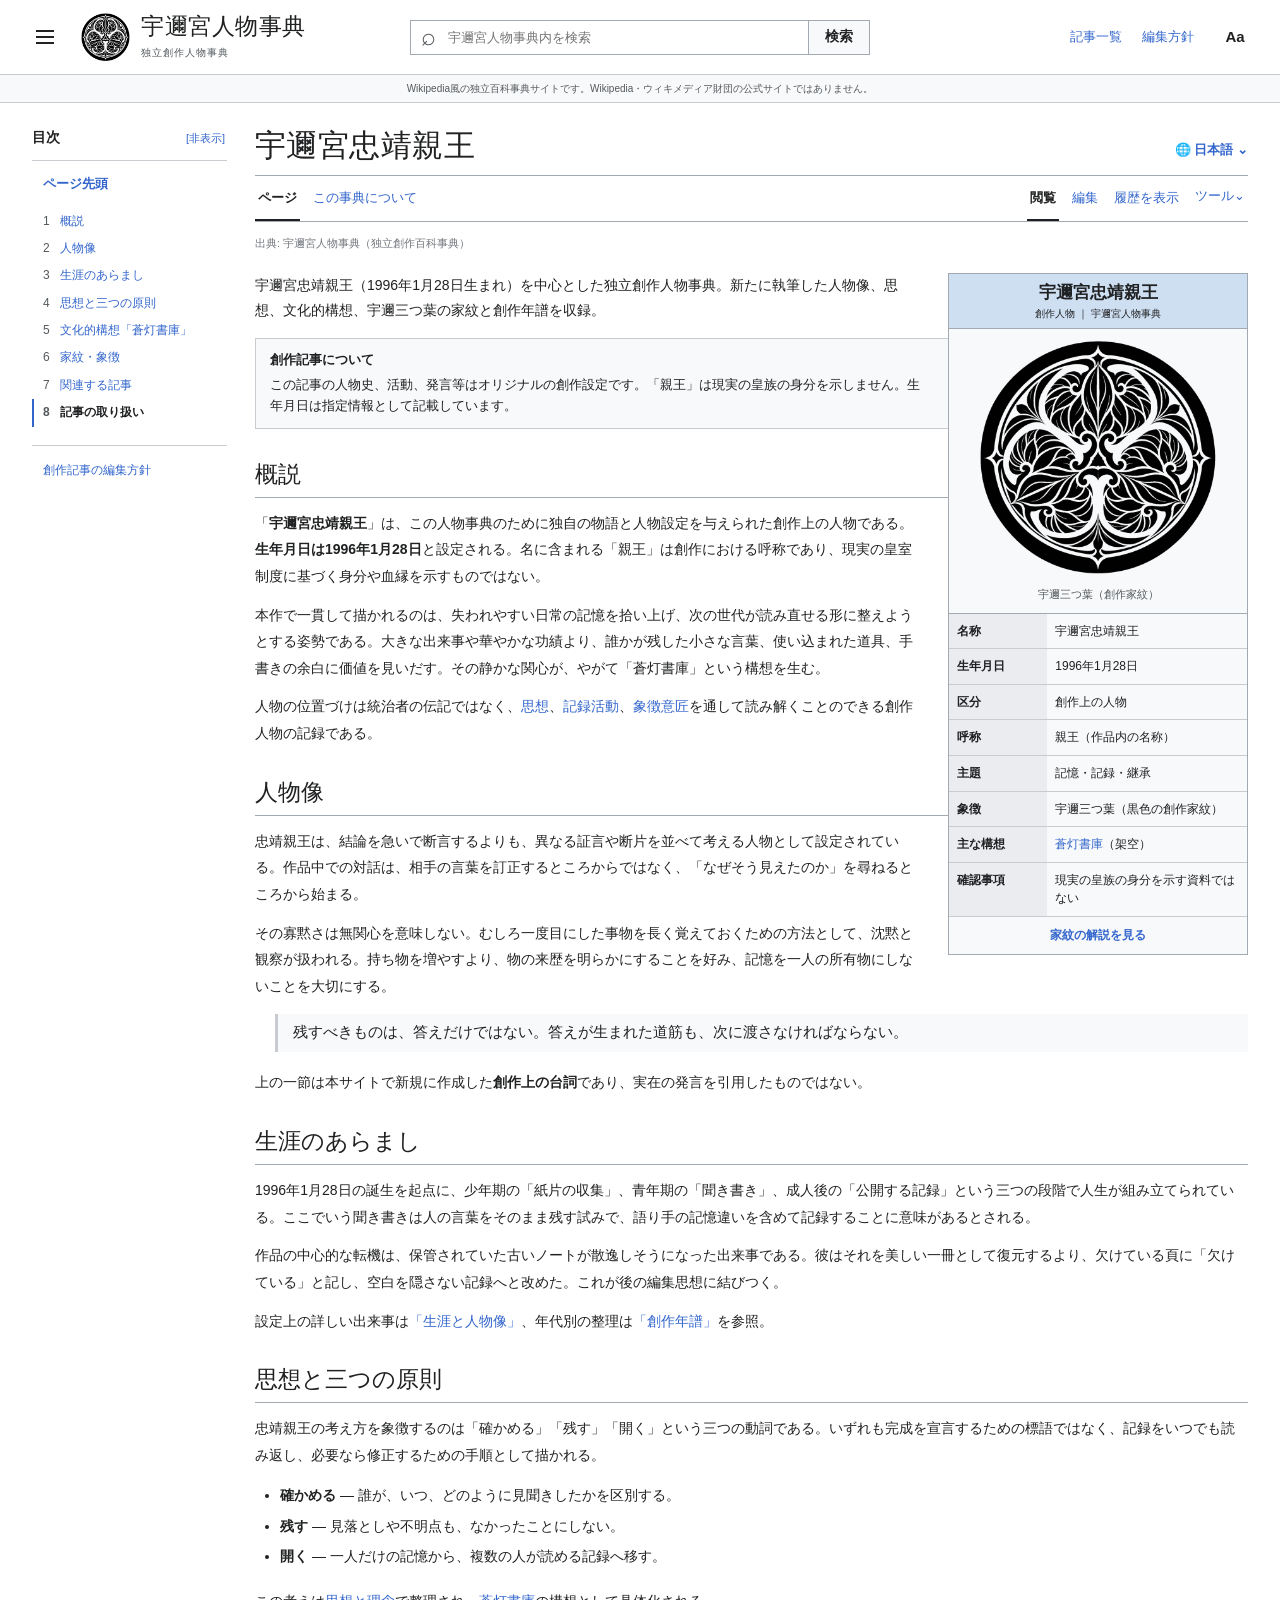
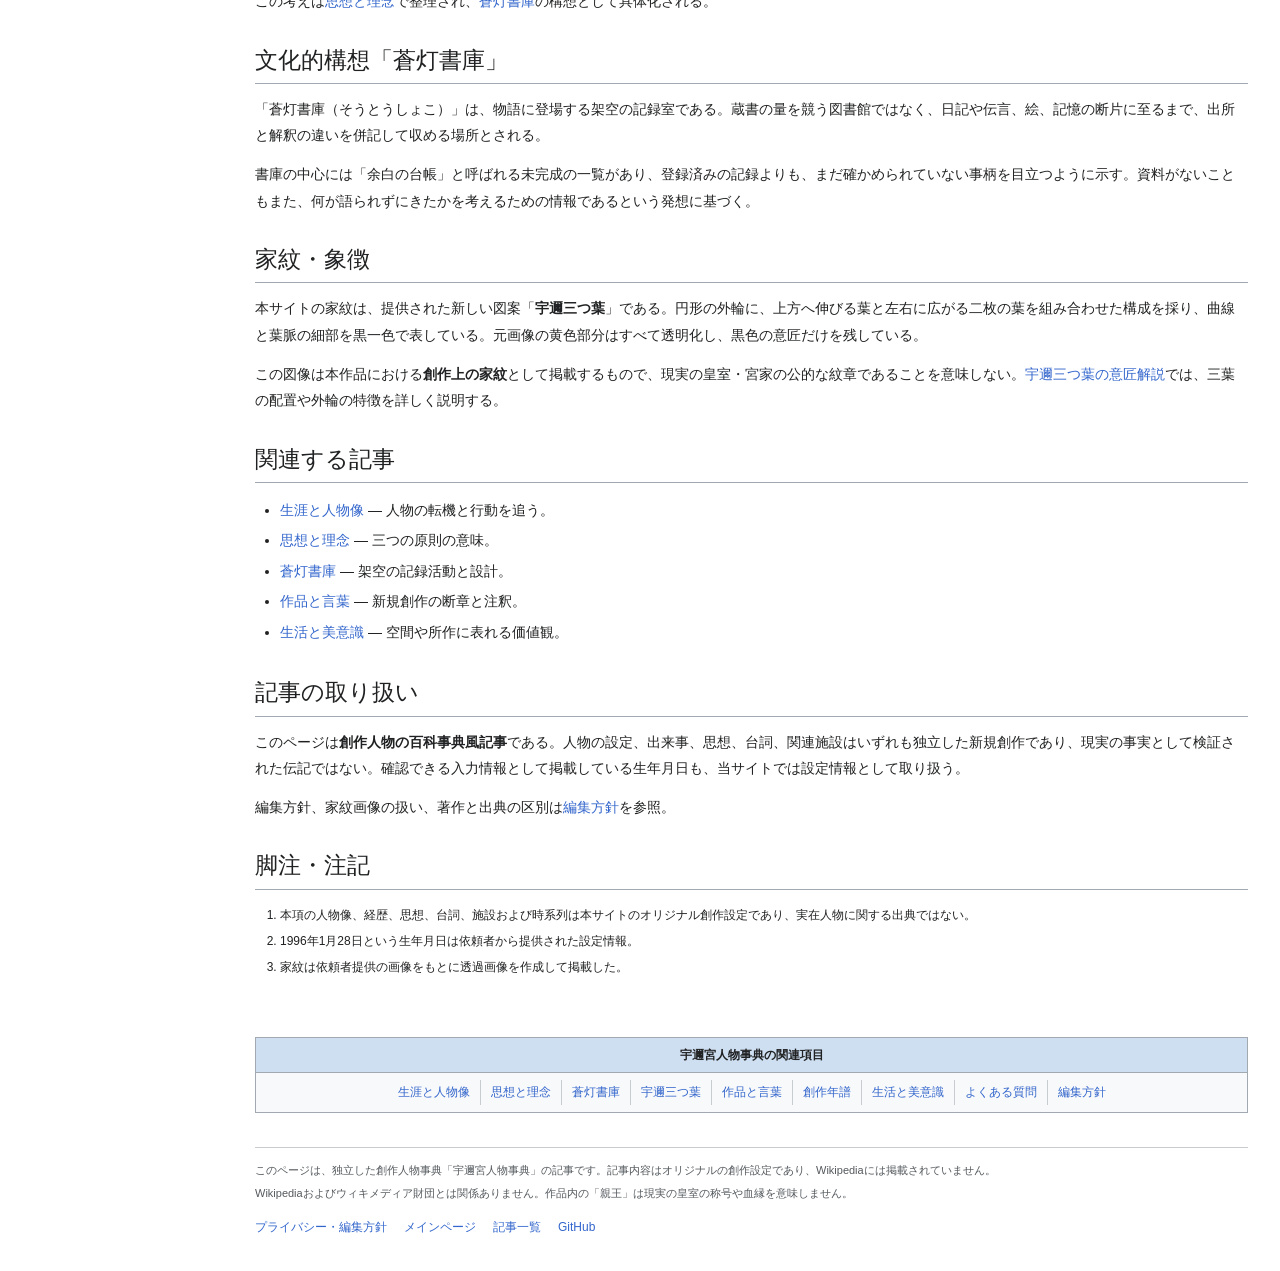
<file: index.html>
<!DOCTYPE html>

<html lang="ja">
<head>
<meta charset="utf-8"/><meta content="width=device-width, initial-scale=1" name="viewport"/>
<meta content="#ffffff" name="theme-color"/><meta content="light dark" name="color-scheme"/>
<title>宇邇宮忠靖親王（1996年1月28日生） | 宇邇宮人物事典</title>
<meta content="宇邇宮忠靖親王（1996年1月28日生まれ）を題材にした独立創作人物事典。オリジナル人物誌、思想、宇邇三つ葉の家紋と創作年譜を収録。" name="description"/>
<meta content="index,follow,max-image-preview:large" name="robots"/>
<meta content="article" property="og:type"/><meta content="ja_JP" property="og:locale"/><meta content="宇邇宮人物事典" property="og:site_name"/>
<meta content="宇邇宮忠靖親王（1996年1月28日生） | 宇邇宮人物事典" property="og:title"/><meta content="宇邇宮忠靖親王（1996年1月28日生まれ）を題材にした独立創作人物事典。オリジナル人物誌、思想、宇邇三つ葉の家紋と創作年譜を収録。" property="og:description"/>
<meta content="summary_large_image" name="twitter:card"/><meta content="宇邇宮忠靖親王（1996年1月28日生） | 宇邇宮人物事典" name="twitter:title"/>
<meta content="宇邇宮忠靖親王（1996年1月28日生まれ）を題材にした独立創作人物事典。オリジナル人物誌、思想、宇邇三つ葉の家紋と創作年譜を収録。" name="twitter:description"/>
<!-- SEO_DEPLOY_START -->
<link href="https://uni-tadayasu.github.io/uninomiyatadayasushinnou.github.io/" rel="canonical"/>
<meta content="https://uni-tadayasu.github.io/uninomiyatadayasushinnou.github.io/" property="og:url"/>
<meta content="https://uni-tadayasu.github.io/uninomiyatadayasushinnou.github.io/assets/og-cover.jpg" property="og:image"/><meta content="1200" property="og:image:width"/><meta content="630" property="og:image:height"/>
<meta content="宇邇宮忠靖親王の人物事典と黒い創作家紋「宇邇三つ葉」" property="og:image:alt"/>
<meta content="https://uni-tadayasu.github.io/uninomiyatadayasushinnou.github.io/assets/og-cover.jpg" name="twitter:image"/>
<link href="https://uni-tadayasu.github.io/uninomiyatadayasushinnou.github.io/feed.xml" rel="alternate" title="宇邇宮人物事典・新着記事" type="application/rss+xml"/>
<script type="application/ld+json">{"@context":"https://schema.org","@graph":[{"@type":"WebSite","@id":"https://uni-tadayasu.github.io/uninomiyatadayasushinnou.github.io/#website","url":"https://uni-tadayasu.github.io/uninomiyatadayasushinnou.github.io/","name":"宇邇宮人物事典","inLanguage":"ja-JP","description":"宇邇宮忠靖親王を題材にした独立の創作人物事典"},{"@type":"WebPage","@id":"https://uni-tadayasu.github.io/uninomiyatadayasushinnou.github.io/#webpage","url":"https://uni-tadayasu.github.io/uninomiyatadayasushinnou.github.io/","name":"宇邇宮忠靖親王","description":"宇邇宮忠靖親王（1996年1月28日生まれ）を題材にした独立創作人物事典。オリジナル人物誌、思想、宇邇三つ葉の家紋と創作年譜を収録。","inLanguage":"ja-JP","isPartOf":{"@id":"https://uni-tadayasu.github.io/uninomiyatadayasushinnou.github.io/#website"},"breadcrumb":{"@id":"https://uni-tadayasu.github.io/uninomiyatadayasushinnou.github.io/#breadcrumbs"},"about":{"@id":"https://uni-tadayasu.github.io/uninomiyatadayasushinnou.github.io/#character"}},{"@type":"BreadcrumbList","@id":"https://uni-tadayasu.github.io/uninomiyatadayasushinnou.github.io/#breadcrumbs","itemListElement":[{"@type":"ListItem","position":1,"name":"宇邇宮人物事典","item":"https://uni-tadayasu.github.io/uninomiyatadayasushinnou.github.io/"}]},{"@type":"Article","@id":"https://uni-tadayasu.github.io/uninomiyatadayasushinnou.github.io/#article","mainEntityOfPage":{"@id":"https://uni-tadayasu.github.io/uninomiyatadayasushinnou.github.io/#webpage"},"headline":"宇邇宮忠靖親王","description":"宇邇宮忠靖親王（1996年1月28日生まれ）を題材にした独立創作人物事典。オリジナル人物誌、思想、宇邇三つ葉の家紋と創作年譜を収録。","inLanguage":"ja-JP","image":["https://uni-tadayasu.github.io/uninomiyatadayasushinnou.github.io/assets/og-cover.jpg"],"datePublished":"2026-11-01","dateModified":"2026-11-02","author":{"@type":"Organization","name":"宇邇宮人物事典"},"publisher":{"@type":"Organization","name":"宇邇宮人物事典","url":"https://uni-tadayasu.github.io/uninomiyatadayasushinnou.github.io/"},"isAccessibleForFree":true,"about":{"@id":"https://uni-tadayasu.github.io/uninomiyatadayasushinnou.github.io/#character"}},{"@type":"Person","@id":"https://uni-tadayasu.github.io/uninomiyatadayasushinnou.github.io/#character","name":"宇邇宮忠靖親王","description":"この事典のために創作された架空の人物。実在する皇族を意味しない。","birthDate":"1996-01-28"}]}</script>
<!-- SEO_DEPLOY_END -->
<link href="assets/favicon.png" rel="icon" type="image/png"/><link href="assets/apple-touch-icon.png" rel="apple-touch-icon"/><link href="manifest.webmanifest" rel="manifest"/>
<link href="assets/style.css" rel="stylesheet"/><script defer="" src="assets/site.js"></script>
</head>
<body><a class="skip-link" href="#main-content">本文へ移動</a>
<header class="wiki-header" role="banner">
<div class="wiki-header-main">
<div class="header-brand-wrap">
<button aria-controls="mainmenu" aria-expanded="false" aria-label="メインメニューを開く" class="chrome-icon hamburger" id="mainmenu-toggle" type="button"><span></span><span></span><span></span></button>
<a aria-label="宇邇宮人物事典・トップへ" class="wiki-brand" href="index.html">
<img alt="宇邇三つ葉。三枚の葉を組み合わせた黒色・背景透過の創作家紋" height="50" src="assets/uninomiya-kamon-small.png" width="50"/>
<span class="wiki-wordmark"><strong>宇邇宮人物事典</strong><small>独立創作人物事典</small></span>
</a>
</div>
<form action="search.html" class="wiki-search" method="get" role="search"><label class="sr-only" for="header-search">記事検索</label><span aria-hidden="true" class="glass">⌕</span><input id="header-search" maxlength="60" name="q" placeholder="宇邇宮人物事典内を検索" required="" type="search"/><button type="submit">検索</button></form>
<div class="wiki-head-links"><a href="search.html">記事一覧</a><a href="about.html">編集方針</a><button aria-controls="appearance-panel" aria-expanded="false" aria-label="表示設定" class="chrome-icon more-chrome" id="appearance-trigger" type="button">Aa</button></div>
</div>
</header>
<div class="site-identity-note"><span>Wikipedia風の独立百科事典サイトです。Wikipedia・ウィキメディア財団の公式サイトではありません。</span></div>
<nav aria-label="サイト内案内" class="main-menu" hidden="" id="mainmenu">
<div class="menu-title">メインメニュー <button aria-label="メニューを閉じる" class="plain-close" id="mainmenu-close" type="button">×</button></div>
<div class="menu-section-name">案内</div><a href="index.html">メインページ</a><a href="search.html">記事検索</a><a href="about.html">この事典について</a>
<div class="menu-section-name">項目一覧</div><a class="current" href="index.html">宇邇宮忠靖親王</a><a class="" href="biography.html">生涯と人物像</a><a class="" href="ideas.html">思想と理念</a><a class="" href="archive.html">蒼灯書庫</a><a class="" href="crest.html">宇邇三つ葉</a><a class="" href="writings.html">作品と言葉</a><a class="" href="chronology.html">創作年譜</a><a class="" href="daily-life.html">生活と美意識</a><a class="" href="faq.html">よくある質問</a><a class="" href="about.html">編集方針</a>
</nav><div class="wiki-layout">
<aside aria-label="目次" class="wiki-toc" id="wiki-toc"><div class="toc-sticky">
<div class="toc-heading"><strong>目次</strong><button aria-label="目次を非表示にする" class="toc-hide" id="toc-hide" type="button">[非表示]</button></div>
<nav aria-label="ページ内の見出し"><a class="toc-home" href="#main-content">ページ先頭</a><ol><li><a href="#sec-1"><span class="toc-counter">1</span>概説</a></li><li><a href="#sec-2"><span class="toc-counter">2</span>人物像</a></li><li><a href="#sec-3"><span class="toc-counter">3</span>生涯のあらまし</a></li><li><a href="#sec-4"><span class="toc-counter">4</span>思想と三つの原則</a></li><li><a href="#sec-5"><span class="toc-counter">5</span>文化的構想「蒼灯書庫」</a></li><li><a href="#sec-6"><span class="toc-counter">6</span>家紋・象徴</a></li><li><a href="#sec-7"><span class="toc-counter">7</span>関連する記事</a></li><li><a href="#sec-8"><span class="toc-counter">8</span>記事の取り扱い</a></li></ol></nav>
<p class="toc-bottom"><a href="about.html">創作記事の編集方針</a></p>
</div></aside>
<main class="wiki-main" id="main-content">
<div class="wiki-title-row"><h1 class="mw-first-heading">宇邇宮忠靖親王</h1><button aria-controls="language-menu" aria-expanded="false" class="language-dropdown" id="language-button" title="言語版" type="button">🌐 日本語 <span aria-hidden="true">⌄</span></button><div class="language-menu" hidden="" id="language-menu">現在、日本語版のみ公開されています。</div></div>
<div aria-label="ページ操作" class="mw-page-tabs"><div class="tab-left"><a aria-current="page" class="tab-selected" href="index.html">ページ</a><a href="about.html">この事典について</a></div>
<div class="tab-right"><a class="tab-selected" href="index.html">閲覧</a><a href="https://github.com/uni-tadayasu/uninomiyatadayasushinnou.github.io/edit/main/index.html" rel="noopener noreferrer" target="_blank" title="GitHubで編集案を作成（ログインが必要）">編集</a><a href="https://github.com/uni-tadayasu/uninomiyatadayasushinnou.github.io/commits/main/index.html" rel="noopener noreferrer" target="_blank" title="GitHubで記事の更新履歴を見る">履歴を表示</a>
<details class="wiki-tool-menu"><summary>ツール <span aria-hidden="true">⌄</span></summary><div class="tool-dropdown"><button id="share-button" type="button">URLをコピー</button><button id="print-button" type="button">印刷する</button><a href="https://github.com/uni-tadayasu/uninomiyatadayasushinnou.github.io/blob/main/index.html" rel="noopener noreferrer" target="_blank">ソースを見る</a><a href="about.html">この事典について</a></div></details></div></div>
<button aria-controls="wiki-toc" aria-expanded="false" class="toc-mobile-btn" id="toc-toggle" type="button">☷ 目次</button>
<div class="article-namespace"><span>出典: 宇邇宮人物事典（独立創作百科事典）</span></div>
<div class="mw-content-wrap"><article class="mw-article-text"><aside aria-label="人物情報表" class="infobox wiki-infobox">
<div class="info-head"><h2>宇邇宮忠靖親王</h2><p>創作人物 ｜ 宇邇宮人物事典</p></div>
<div class="info-crest"><img alt="宇邇三つ葉。三枚の葉を組み合わせた黒色・背景透過の創作家紋" fetchpriority="high" height="760" src="assets/uninomiya-kamon.png" width="760"/><div>宇邇三つ葉（創作家紋）</div></div>
<dl class="info-grid"><dt>名称</dt><dd>宇邇宮忠靖親王</dd><dt>生年月日</dt><dd><time datetime="1996-01-28">1996年1月28日</time></dd><dt>区分</dt><dd>創作上の人物</dd><dt>呼称</dt><dd>親王（作品内の名称）</dd><dt>主題</dt><dd>記憶・記録・継承</dd><dt>象徴</dt><dd>宇邇三つ葉（黒色の創作家紋）</dd><dt>主な構想</dt><dd><a href="archive.html">蒼灯書庫</a>（架空）</dd><dt>確認事項</dt><dd>現実の皇族の身分を示す資料ではない</dd></dl>
<a class="info-link" href="crest.html">家紋の解説を見る <span aria-hidden="true">↗</span></a></aside>
<div class="article-intro"><p>宇邇宮忠靖親王（1996年1月28日生まれ）を中心とした独立創作人物事典。新たに執筆した人物像、思想、文化的構想、宇邇三つ葉の家紋と創作年譜を収録。</p></div>
<div class="fact-note" role="note"><strong>創作記事について</strong><p>この記事の人物史、活動、発言等はオリジナルの創作設定です。「親王」は現実の皇族の身分を示しません。生年月日は指定情報として記載しています。</p></div>
<section class="article-section" id="sec-1"><h2>概説</h2><p>「<strong>宇邇宮忠靖親王</strong>」は、この人物事典のために独自の物語と人物設定を与えられた創作上の人物である。<strong>生年月日は1996年1月28日</strong>と設定される。名に含まれる「親王」は創作における呼称であり、現実の皇室制度に基づく身分や血縁を示すものではない。</p><p>本作で一貫して描かれるのは、失われやすい日常の記憶を拾い上げ、次の世代が読み直せる形に整えようとする姿勢である。大きな出来事や華やかな功績より、誰かが残した小さな言葉、使い込まれた道具、手書きの余白に価値を見いだす。その静かな関心が、やがて「蒼灯書庫」という構想を生む。</p><p>人物の位置づけは統治者の伝記ではなく、<a href="ideas.html">思想</a>、<a href="archive.html">記録活動</a>、<a href="crest.html">象徴意匠</a>を通して読み解くことのできる創作人物の記録である。</p></section>
<section class="article-section" id="sec-2"><h2>人物像</h2><p>忠靖親王は、結論を急いで断言するよりも、異なる証言や断片を並べて考える人物として設定されている。作品中での対話は、相手の言葉を訂正するところからではなく、「なぜそう見えたのか」を尋ねるところから始まる。</p><p>その寡黙さは無関心を意味しない。むしろ一度目にした事物を長く覚えておくための方法として、沈黙と観察が扱われる。持ち物を増やすより、物の来歴を明らかにすることを好み、記憶を一人の所有物にしないことを大切にする。</p><blockquote class="quote">残すべきものは、答えだけではない。答えが生まれた道筋も、次に渡さなければならない。</blockquote><p>上の一節は本サイトで新規に作成した<strong>創作上の台詞</strong>であり、実在の発言を引用したものではない。</p></section>
<section class="article-section" id="sec-3"><h2>生涯のあらまし</h2><p>1996年1月28日の誕生を起点に、少年期の「紙片の収集」、青年期の「聞き書き」、成人後の「公開する記録」という三つの段階で人生が組み立てられている。ここでいう聞き書きは人の言葉をそのまま残す試みで、語り手の記憶違いを含めて記録することに意味があるとされる。</p><p>作品の中心的な転機は、保管されていた古いノートが散逸しそうになった出来事である。彼はそれを美しい一冊として復元するより、欠けている頁に「欠けている」と記し、空白を隠さない記録へと改めた。これが後の編集思想に結びつく。</p><p>設定上の詳しい出来事は<a href="biography.html">「生涯と人物像」</a>、年代別の整理は<a href="chronology.html">「創作年譜」</a>を参照。</p></section>
<section class="article-section" id="sec-4"><h2>思想と三つの原則</h2><p>忠靖親王の考え方を象徴するのは「確かめる」「残す」「開く」という三つの動詞である。いずれも完成を宣言するための標語ではなく、記録をいつでも読み返し、必要なら修正するための手順として描かれる。</p><ul class="article-list"><li><strong>確かめる</strong> — 誰が、いつ、どのように見聞きしたかを区別する。</li><li><strong>残す</strong> — 見落としや不明点も、なかったことにしない。</li><li><strong>開く</strong> — 一人だけの記憶から、複数の人が読める記録へ移す。</li></ul><p>この考えは<a href="ideas.html">思想と理念</a>で整理され、<a href="archive.html">蒼灯書庫</a>の構想として具体化される。</p></section>
<section class="article-section" id="sec-5"><h2>文化的構想「蒼灯書庫」</h2><p>「蒼灯書庫（そうとうしょこ）」は、物語に登場する架空の記録室である。蔵書の量を競う図書館ではなく、日記や伝言、絵、記憶の断片に至るまで、出所と解釈の違いを併記して収める場所とされる。</p><p>書庫の中心には「余白の台帳」と呼ばれる未完成の一覧があり、登録済みの記録よりも、まだ確かめられていない事柄を目立つように示す。資料がないこともまた、何が語られずにきたかを考えるための情報であるという発想に基づく。</p></section>
<section class="article-section" id="sec-6"><h2>家紋・象徴</h2>
<p>本サイトの家紋は、提供された新しい図案「<strong>宇邇三つ葉</strong>」である。円形の外輪に、上方へ伸びる葉と左右に広がる二枚の葉を組み合わせた構成を採り、曲線と葉脈の細部を黒一色で表している。元画像の黄色部分はすべて透明化し、黒色の意匠だけを残している。</p>
<p>この図像は本作品における<strong>創作上の家紋</strong>として掲載するもので、現実の皇室・宮家の公的な紋章であることを意味しない。<a href="crest.html">宇邇三つ葉の意匠解説</a>では、三葉の配置や外輪の特徴を詳しく説明する。</p></section>
<section class="article-section" id="sec-7"><h2>関連する記事</h2><ul class="article-list"><li><a href="biography.html">生涯と人物像</a> — 人物の転機と行動を追う。</li><li><a href="ideas.html">思想と理念</a> — 三つの原則の意味。</li><li><a href="archive.html">蒼灯書庫</a> — 架空の記録活動と設計。</li><li><a href="writings.html">作品と言葉</a> — 新規創作の断章と注釈。</li><li><a href="daily-life.html">生活と美意識</a> — 空間や所作に表れる価値観。</li></ul></section>
<section class="article-section" id="sec-8"><h2>記事の取り扱い</h2><p>このページは<strong>創作人物の百科事典風記事</strong>である。人物の設定、出来事、思想、台詞、関連施設はいずれも独立した新規創作であり、現実の事実として検証された伝記ではない。確認できる入力情報として掲載している生年月日も、当サイトでは設定情報として取り扱う。</p><p>編集方針、家紋画像の扱い、著作と出典の区別は<a href="about.html">編集方針</a>を参照。</p></section>
<section class="article-section" id="notes"><h2>脚注・注記</h2><ol class="references"><li id="note-1">本項の人物像、経歴、思想、台詞、施設および時系列は本サイトのオリジナル創作設定であり、実在人物に関する出典ではない。</li><li id="note-2">1996年1月28日という生年月日は依頼者から提供された設定情報。</li><li id="note-3">家紋は依頼者提供の画像をもとに透過画像を作成して掲載した。</li></ol></section></article></div>
<nav aria-label="関連する記事" class="mw-navbox"><div>宇邇宮人物事典の関連項目</div><ul><li><a href="biography.html">生涯と人物像</a></li><li><a href="ideas.html">思想と理念</a></li><li><a href="archive.html">蒼灯書庫</a></li><li><a href="crest.html">宇邇三つ葉</a></li><li><a href="writings.html">作品と言葉</a></li><li><a href="chronology.html">創作年譜</a></li><li><a href="daily-life.html">生活と美意識</a></li><li><a href="faq.html">よくある質問</a></li><li><a href="about.html">編集方針</a></li></ul></nav>
<footer class="wiki-footer"><p>このページは、独立した創作人物事典「宇邇宮人物事典」の記事です。記事内容はオリジナルの創作設定であり、Wikipediaには掲載されていません。</p>
<p>Wikipediaおよびウィキメディア財団とは関係ありません。作品内の「親王」は現実の皇室の称号や血縁を意味しません。</p>
<nav aria-label="フッターリンク"><a href="about.html">プライバシー・編集方針</a><a href="index.html">メインページ</a><a href="search.html">記事一覧</a><a href="https://github.com/uni-tadayasu/uninomiyatadayasushinnou.github.io" rel="noopener noreferrer" target="_blank">GitHub</a></nav></footer></main><aside aria-label="表示" class="wiki-appearance" id="appearance-panel"><div class="appearance-sticky">
<div class="appearance-top"><strong>表示</strong><button aria-label="表示設定を閉じる" class="toc-hide" id="appearance-close" type="button">[非表示]</button></div>
<fieldset><legend>文字</legend><label><input checked="" name="font-size" type="radio" value="normal"/>標準</label><label><input name="font-size" type="radio" value="large"/>大きい</label></fieldset>
<fieldset><legend>幅</legend><label><input checked="" name="page-width" type="radio" value="standard"/>標準</label><label><input name="page-width" type="radio" value="wide"/>広い</label></fieldset>
<fieldset><legend>色</legend><label><input checked="" name="page-theme" type="radio" value="auto"/>自動</label><label><input name="page-theme" type="radio" value="light"/>ライト</label><label><input name="page-theme" type="radio" value="dark"/>ダーク</label></fieldset>
<div class="appearance-note">表示設定はこの端末に保存されます。</div>
</div></aside>
</div></body>
</html>
</file>
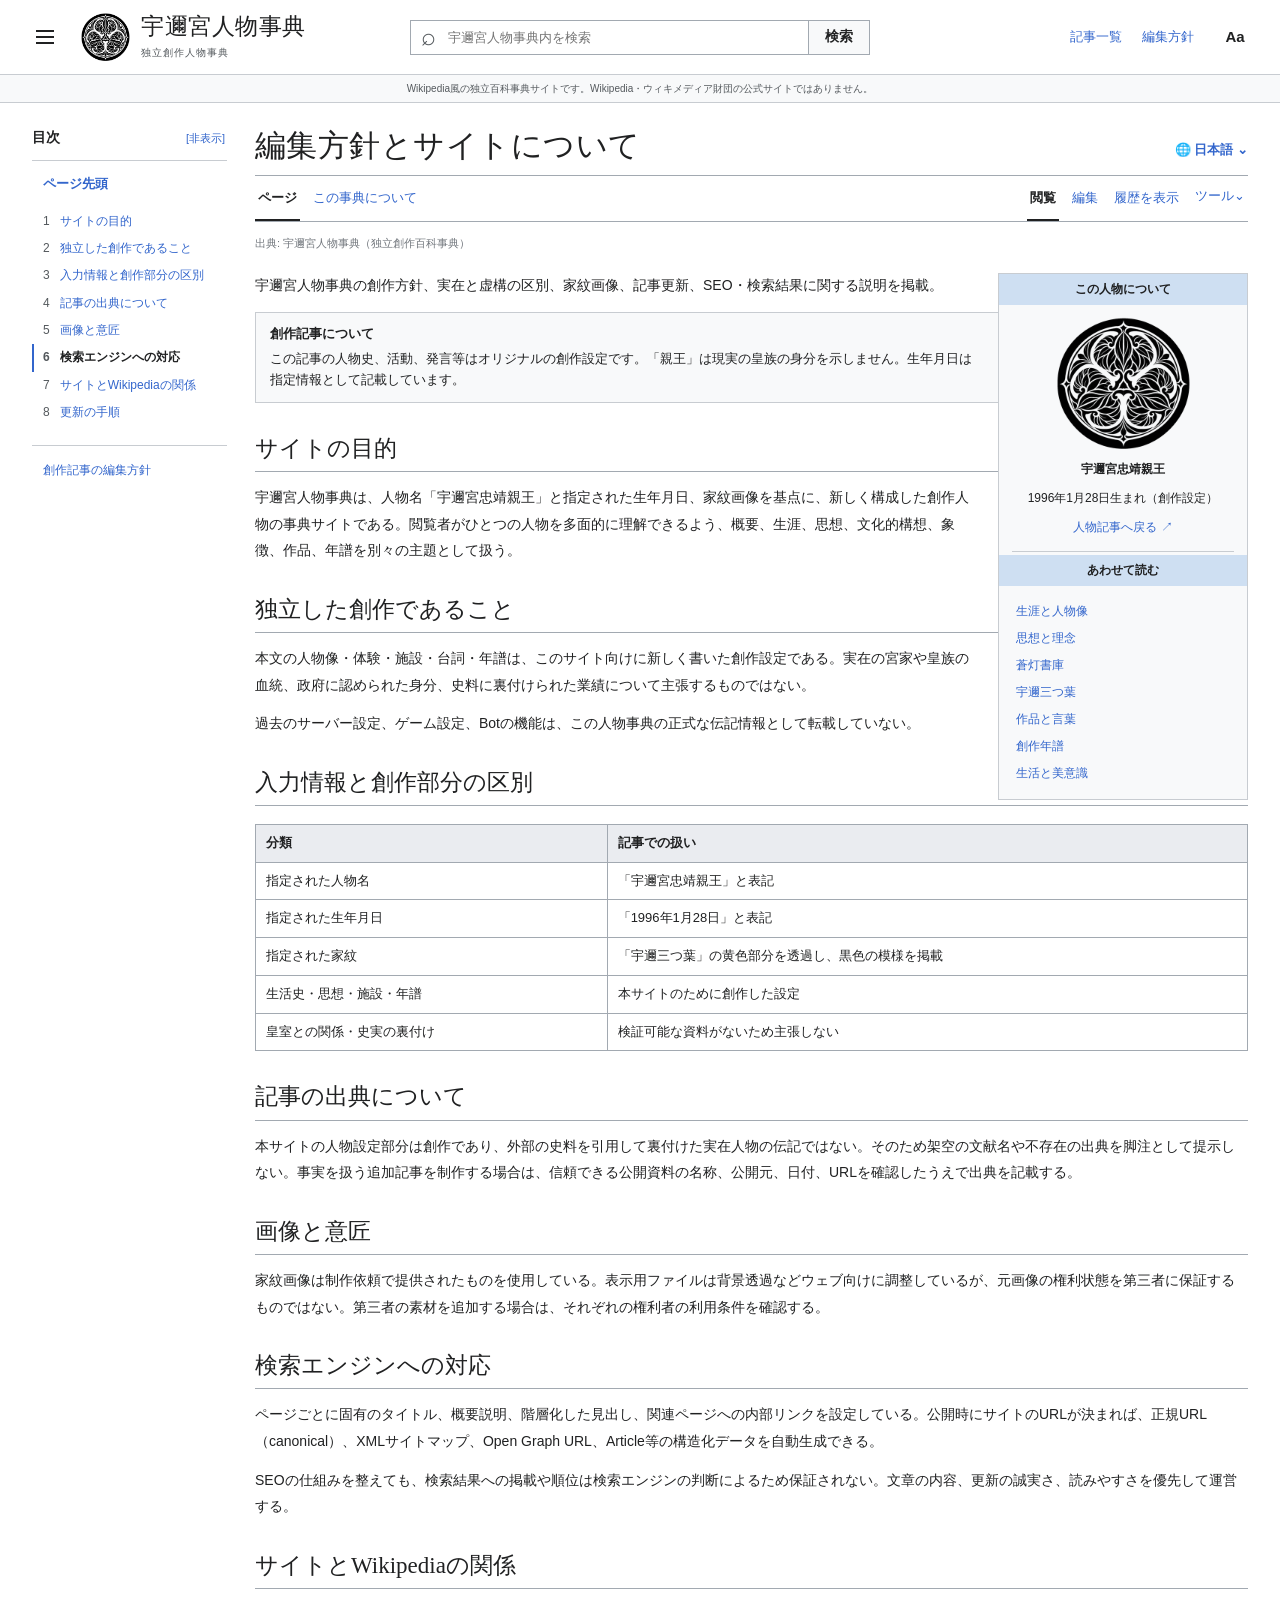
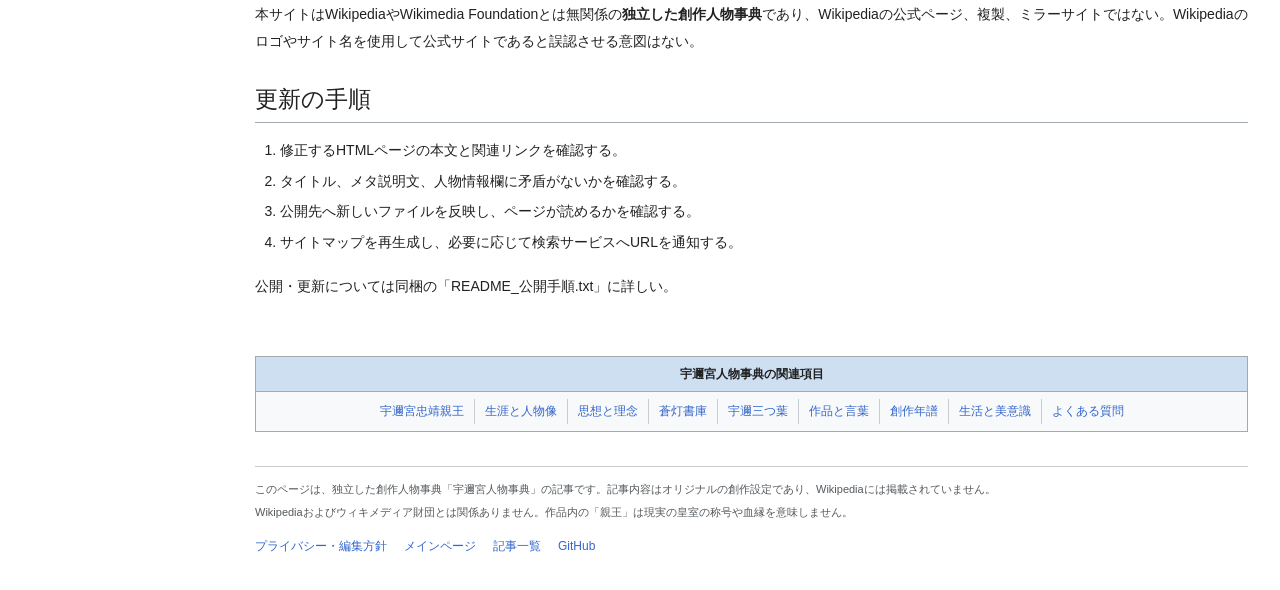
<file: about.html>
<!DOCTYPE html>

<html lang="ja">
<head>
<meta charset="utf-8"/><meta content="width=device-width, initial-scale=1" name="viewport"/>
<meta content="#ffffff" name="theme-color"/><meta content="light dark" name="color-scheme"/>
<title>編集方針とサイトについて | 宇邇宮忠靖親王 | 宇邇宮人物事典</title>
<meta content="宇邇宮人物事典の創作方針、実在と虚構の区別、家紋画像、記事更新、SEO・検索結果に関する説明を掲載。" name="description"/>
<meta content="index,follow,max-image-preview:large" name="robots"/>
<meta content="article" property="og:type"/><meta content="ja_JP" property="og:locale"/><meta content="宇邇宮人物事典" property="og:site_name"/>
<meta content="編集方針とサイトについて | 宇邇宮忠靖親王 | 宇邇宮人物事典" property="og:title"/><meta content="宇邇宮人物事典の創作方針、実在と虚構の区別、家紋画像、記事更新、SEO・検索結果に関する説明を掲載。" property="og:description"/>
<meta content="summary_large_image" name="twitter:card"/><meta content="編集方針とサイトについて | 宇邇宮忠靖親王 | 宇邇宮人物事典" name="twitter:title"/>
<meta content="宇邇宮人物事典の創作方針、実在と虚構の区別、家紋画像、記事更新、SEO・検索結果に関する説明を掲載。" name="twitter:description"/>
<!-- SEO_DEPLOY_START -->
<link href="https://uni-tadayasu.github.io/uninomiyatadayasushinnou.github.io/about.html" rel="canonical"/>
<meta content="https://uni-tadayasu.github.io/uninomiyatadayasushinnou.github.io/about.html" property="og:url"/>
<meta content="https://uni-tadayasu.github.io/uninomiyatadayasushinnou.github.io/assets/og-cover.jpg" property="og:image"/><meta content="1200" property="og:image:width"/><meta content="630" property="og:image:height"/>
<meta content="宇邇宮忠靖親王の人物事典と黒い創作家紋「宇邇三つ葉」" property="og:image:alt"/>
<meta content="https://uni-tadayasu.github.io/uninomiyatadayasushinnou.github.io/assets/og-cover.jpg" name="twitter:image"/>
<link href="https://uni-tadayasu.github.io/uninomiyatadayasushinnou.github.io/feed.xml" rel="alternate" title="宇邇宮人物事典・新着記事" type="application/rss+xml"/>
<script type="application/ld+json">{"@context":"https://schema.org","@graph":[{"@type":"WebSite","@id":"https://uni-tadayasu.github.io/uninomiyatadayasushinnou.github.io/#website","url":"https://uni-tadayasu.github.io/uninomiyatadayasushinnou.github.io/","name":"宇邇宮人物事典","inLanguage":"ja-JP","description":"宇邇宮忠靖親王を題材にした独立の創作人物事典"},{"@type":"WebPage","@id":"https://uni-tadayasu.github.io/uninomiyatadayasushinnou.github.io/about.html#webpage","url":"https://uni-tadayasu.github.io/uninomiyatadayasushinnou.github.io/about.html","name":"編集方針とサイトについて","description":"宇邇宮人物事典の創作方針、実在と虚構の区別、家紋画像、記事更新、SEO・検索結果に関する説明を掲載。","inLanguage":"ja-JP","isPartOf":{"@id":"https://uni-tadayasu.github.io/uninomiyatadayasushinnou.github.io/#website"},"breadcrumb":{"@id":"https://uni-tadayasu.github.io/uninomiyatadayasushinnou.github.io/about.html#breadcrumbs"},"about":{"@id":"https://uni-tadayasu.github.io/uninomiyatadayasushinnou.github.io/#character"}},{"@type":"BreadcrumbList","@id":"https://uni-tadayasu.github.io/uninomiyatadayasushinnou.github.io/about.html#breadcrumbs","itemListElement":[{"@type":"ListItem","position":1,"name":"宇邇宮人物事典","item":"https://uni-tadayasu.github.io/uninomiyatadayasushinnou.github.io/"},{"@type":"ListItem","position":2,"name":"編集方針とサイトについて","item":"https://uni-tadayasu.github.io/uninomiyatadayasushinnou.github.io/about.html"}]},{"@type":"Article","@id":"https://uni-tadayasu.github.io/uninomiyatadayasushinnou.github.io/about.html#article","mainEntityOfPage":{"@id":"https://uni-tadayasu.github.io/uninomiyatadayasushinnou.github.io/about.html#webpage"},"headline":"編集方針とサイトについて","description":"宇邇宮人物事典の創作方針、実在と虚構の区別、家紋画像、記事更新、SEO・検索結果に関する説明を掲載。","inLanguage":"ja-JP","image":["https://uni-tadayasu.github.io/uninomiyatadayasushinnou.github.io/assets/og-cover.jpg"],"datePublished":"2026-11-01","dateModified":"2026-11-02","author":{"@type":"Organization","name":"宇邇宮人物事典"},"publisher":{"@type":"Organization","name":"宇邇宮人物事典","url":"https://uni-tadayasu.github.io/uninomiyatadayasushinnou.github.io/"},"isAccessibleForFree":true,"about":{"@id":"https://uni-tadayasu.github.io/uninomiyatadayasushinnou.github.io/#character"}},{"@type":"Person","@id":"https://uni-tadayasu.github.io/uninomiyatadayasushinnou.github.io/#character","name":"宇邇宮忠靖親王","description":"この事典のために創作された架空の人物。実在する皇族を意味しない。","birthDate":"1996-01-28"}]}</script>
<!-- SEO_DEPLOY_END -->
<link href="assets/favicon.png" rel="icon" type="image/png"/><link href="assets/apple-touch-icon.png" rel="apple-touch-icon"/><link href="manifest.webmanifest" rel="manifest"/>
<link href="assets/style.css" rel="stylesheet"/><script defer="" src="assets/site.js"></script>
</head>
<body><a class="skip-link" href="#main-content">本文へ移動</a>
<header class="wiki-header" role="banner">
<div class="wiki-header-main">
<div class="header-brand-wrap">
<button aria-controls="mainmenu" aria-expanded="false" aria-label="メインメニューを開く" class="chrome-icon hamburger" id="mainmenu-toggle" type="button"><span></span><span></span><span></span></button>
<a aria-label="宇邇宮人物事典・トップへ" class="wiki-brand" href="index.html">
<img alt="宇邇三つ葉。三枚の葉を組み合わせた黒色・背景透過の創作家紋" height="50" src="assets/uninomiya-kamon-small.png" width="50"/>
<span class="wiki-wordmark"><strong>宇邇宮人物事典</strong><small>独立創作人物事典</small></span>
</a>
</div>
<form action="search.html" class="wiki-search" method="get" role="search"><label class="sr-only" for="header-search">記事検索</label><span aria-hidden="true" class="glass">⌕</span><input id="header-search" maxlength="60" name="q" placeholder="宇邇宮人物事典内を検索" required="" type="search"/><button type="submit">検索</button></form>
<div class="wiki-head-links"><a href="search.html">記事一覧</a><a href="about.html">編集方針</a><button aria-controls="appearance-panel" aria-expanded="false" aria-label="表示設定" class="chrome-icon more-chrome" id="appearance-trigger" type="button">Aa</button></div>
</div>
</header>
<div class="site-identity-note"><span>Wikipedia風の独立百科事典サイトです。Wikipedia・ウィキメディア財団の公式サイトではありません。</span></div>
<nav aria-label="サイト内案内" class="main-menu" hidden="" id="mainmenu">
<div class="menu-title">メインメニュー <button aria-label="メニューを閉じる" class="plain-close" id="mainmenu-close" type="button">×</button></div>
<div class="menu-section-name">案内</div><a href="index.html">メインページ</a><a href="search.html">記事検索</a><a href="about.html">この事典について</a>
<div class="menu-section-name">項目一覧</div><a class="" href="index.html">宇邇宮忠靖親王</a><a class="" href="biography.html">生涯と人物像</a><a class="" href="ideas.html">思想と理念</a><a class="" href="archive.html">蒼灯書庫</a><a class="" href="crest.html">宇邇三つ葉</a><a class="" href="writings.html">作品と言葉</a><a class="" href="chronology.html">創作年譜</a><a class="" href="daily-life.html">生活と美意識</a><a class="" href="faq.html">よくある質問</a><a class="current" href="about.html">編集方針</a>
</nav><div class="wiki-layout">
<aside aria-label="目次" class="wiki-toc" id="wiki-toc"><div class="toc-sticky">
<div class="toc-heading"><strong>目次</strong><button aria-label="目次を非表示にする" class="toc-hide" id="toc-hide" type="button">[非表示]</button></div>
<nav aria-label="ページ内の見出し"><a class="toc-home" href="#main-content">ページ先頭</a><ol><li><a href="#sec-1"><span class="toc-counter">1</span>サイトの目的</a></li><li><a href="#sec-2"><span class="toc-counter">2</span>独立した創作であること</a></li><li><a href="#sec-3"><span class="toc-counter">3</span>入力情報と創作部分の区別</a></li><li><a href="#sec-4"><span class="toc-counter">4</span>記事の出典について</a></li><li><a href="#sec-5"><span class="toc-counter">5</span>画像と意匠</a></li><li><a href="#sec-6"><span class="toc-counter">6</span>検索エンジンへの対応</a></li><li><a href="#sec-7"><span class="toc-counter">7</span>サイトとWikipediaの関係</a></li><li><a href="#sec-8"><span class="toc-counter">8</span>更新の手順</a></li></ol></nav>
<p class="toc-bottom"><a href="about.html">創作記事の編集方針</a></p>
</div></aside>
<main class="wiki-main" id="main-content">
<div class="wiki-title-row"><h1 class="mw-first-heading">編集方針とサイトについて</h1><button aria-controls="language-menu" aria-expanded="false" class="language-dropdown" id="language-button" title="言語版" type="button">🌐 日本語 <span aria-hidden="true">⌄</span></button><div class="language-menu" hidden="" id="language-menu">現在、日本語版のみ公開されています。</div></div>
<div aria-label="ページ操作" class="mw-page-tabs"><div class="tab-left"><a aria-current="page" class="tab-selected" href="about.html">ページ</a><a href="about.html">この事典について</a></div>
<div class="tab-right"><a class="tab-selected" href="about.html">閲覧</a><a href="https://github.com/uni-tadayasu/uninomiyatadayasushinnou.github.io/edit/main/about.html" rel="noopener noreferrer" target="_blank" title="GitHubで編集案を作成（ログインが必要）">編集</a><a href="https://github.com/uni-tadayasu/uninomiyatadayasushinnou.github.io/commits/main/about.html" rel="noopener noreferrer" target="_blank" title="GitHubで記事の更新履歴を見る">履歴を表示</a>
<details class="wiki-tool-menu"><summary>ツール <span aria-hidden="true">⌄</span></summary><div class="tool-dropdown"><button id="share-button" type="button">URLをコピー</button><button id="print-button" type="button">印刷する</button><a href="https://github.com/uni-tadayasu/uninomiyatadayasushinnou.github.io/blob/main/about.html" rel="noopener noreferrer" target="_blank">ソースを見る</a><a href="about.html">この事典について</a></div></details></div></div>
<button aria-controls="wiki-toc" aria-expanded="false" class="toc-mobile-btn" id="toc-toggle" type="button">☷ 目次</button>
<div class="article-namespace"><span>出典: 宇邇宮人物事典（独立創作百科事典）</span></div>
<div class="mw-content-wrap"><article class="mw-article-text"><aside aria-label="記事案内" class="aside-card wiki-related-aside"><div class="aside-overline">この人物について</div><div class="aside-crest"><a href="index.html"><img alt="宇邇三つ葉。三枚の葉を組み合わせた黒色・背景透過の創作家紋" height="360" loading="lazy" src="assets/uninomiya-kamon-small.png" width="360"/></a></div><div class="aside-name">宇邇宮忠靖親王</div><p>1996年1月28日生まれ（創作設定）</p><a href="index.html">人物記事へ戻る <span aria-hidden="true">↗</span></a><div class="aside-rule"></div><div class="aside-overline">あわせて読む</div><ul><li><a href="biography.html">生涯と人物像</a></li><li><a href="ideas.html">思想と理念</a></li><li><a href="archive.html">蒼灯書庫</a></li><li><a href="crest.html">宇邇三つ葉</a></li><li><a href="writings.html">作品と言葉</a></li><li><a href="chronology.html">創作年譜</a></li><li><a href="daily-life.html">生活と美意識</a></li></ul></aside>
<div class="article-intro"><p>宇邇宮人物事典の創作方針、実在と虚構の区別、家紋画像、記事更新、SEO・検索結果に関する説明を掲載。</p></div>
<div class="fact-note" role="note"><strong>創作記事について</strong><p>この記事の人物史、活動、発言等はオリジナルの創作設定です。「親王」は現実の皇族の身分を示しません。生年月日は指定情報として記載しています。</p></div>
<section class="article-section" id="sec-1"><h2>サイトの目的</h2><p>宇邇宮人物事典は、人物名「宇邇宮忠靖親王」と指定された生年月日、家紋画像を基点に、新しく構成した創作人物の事典サイトである。閲覧者がひとつの人物を多面的に理解できるよう、概要、生涯、思想、文化的構想、象徴、作品、年譜を別々の主題として扱う。</p></section>
<section class="article-section" id="sec-2"><h2>独立した創作であること</h2><p>本文の人物像・体験・施設・台詞・年譜は、このサイト向けに新しく書いた創作設定である。実在の宮家や皇族の血統、政府に認められた身分、史料に裏付けられた業績について主張するものではない。</p><p>過去のサーバー設定、ゲーム設定、Botの機能は、この人物事典の正式な伝記情報として転載していない。</p></section>
<section class="article-section" id="sec-3"><h2>入力情報と創作部分の区別</h2><div class="table-scroll"><table class="data-table"><thead><tr><th>分類</th><th>記事での扱い</th></tr></thead><tbody><tr><td>指定された人物名</td><td>「宇邇宮忠靖親王」と表記</td></tr><tr><td>指定された生年月日</td><td>「1996年1月28日」と表記</td></tr><tr><td>指定された家紋</td><td>「宇邇三つ葉」の黄色部分を透過し、黒色の模様を掲載</td></tr><tr><td>生活史・思想・施設・年譜</td><td>本サイトのために創作した設定</td></tr><tr><td>皇室との関係・史実の裏付け</td><td>検証可能な資料がないため主張しない</td></tr></tbody></table></div></section>
<section class="article-section" id="sec-4"><h2>記事の出典について</h2><p>本サイトの人物設定部分は創作であり、外部の史料を引用して裏付けた実在人物の伝記ではない。そのため架空の文献名や不存在の出典を脚注として提示しない。事実を扱う追加記事を制作する場合は、信頼できる公開資料の名称、公開元、日付、URLを確認したうえで出典を記載する。</p></section>
<section class="article-section" id="sec-5"><h2>画像と意匠</h2><p>家紋画像は制作依頼で提供されたものを使用している。表示用ファイルは背景透過などウェブ向けに調整しているが、元画像の権利状態を第三者に保証するものではない。第三者の素材を追加する場合は、それぞれの権利者の利用条件を確認する。</p></section>
<section class="article-section" id="sec-6"><h2>検索エンジンへの対応</h2><p>ページごとに固有のタイトル、概要説明、階層化した見出し、関連ページへの内部リンクを設定している。公開時にサイトのURLが決まれば、正規URL（canonical）、XMLサイトマップ、Open Graph URL、Article等の構造化データを自動生成できる。</p><p>SEOの仕組みを整えても、検索結果への掲載や順位は検索エンジンの判断によるため保証されない。文章の内容、更新の誠実さ、読みやすさを優先して運営する。</p></section>
<section class="article-section" id="sec-7"><h2>サイトとWikipediaの関係</h2><p>本サイトはWikipediaやWikimedia Foundationとは無関係の<strong>独立した創作人物事典</strong>であり、Wikipediaの公式ページ、複製、ミラーサイトではない。Wikipediaのロゴやサイト名を使用して公式サイトであると誤認させる意図はない。</p></section>
<section class="article-section" id="sec-8"><h2>更新の手順</h2><ol class="article-list"><li>修正するHTMLページの本文と関連リンクを確認する。</li><li>タイトル、メタ説明文、人物情報欄に矛盾がないかを確認する。</li><li>公開先へ新しいファイルを反映し、ページが読めるかを確認する。</li><li>サイトマップを再生成し、必要に応じて検索サービスへURLを通知する。</li></ol><p>公開・更新については同梱の「README_公開手順.txt」に詳しい。</p></section>
</article></div>
<nav aria-label="関連する記事" class="mw-navbox"><div>宇邇宮人物事典の関連項目</div><ul><li><a href="index.html">宇邇宮忠靖親王</a></li><li><a href="biography.html">生涯と人物像</a></li><li><a href="ideas.html">思想と理念</a></li><li><a href="archive.html">蒼灯書庫</a></li><li><a href="crest.html">宇邇三つ葉</a></li><li><a href="writings.html">作品と言葉</a></li><li><a href="chronology.html">創作年譜</a></li><li><a href="daily-life.html">生活と美意識</a></li><li><a href="faq.html">よくある質問</a></li></ul></nav>
<footer class="wiki-footer"><p>このページは、独立した創作人物事典「宇邇宮人物事典」の記事です。記事内容はオリジナルの創作設定であり、Wikipediaには掲載されていません。</p>
<p>Wikipediaおよびウィキメディア財団とは関係ありません。作品内の「親王」は現実の皇室の称号や血縁を意味しません。</p>
<nav aria-label="フッターリンク"><a href="about.html">プライバシー・編集方針</a><a href="index.html">メインページ</a><a href="search.html">記事一覧</a><a href="https://github.com/uni-tadayasu/uninomiyatadayasushinnou.github.io" rel="noopener noreferrer" target="_blank">GitHub</a></nav></footer></main><aside aria-label="表示" class="wiki-appearance" id="appearance-panel"><div class="appearance-sticky">
<div class="appearance-top"><strong>表示</strong><button aria-label="表示設定を閉じる" class="toc-hide" id="appearance-close" type="button">[非表示]</button></div>
<fieldset><legend>文字</legend><label><input checked="" name="font-size" type="radio" value="normal"/>標準</label><label><input name="font-size" type="radio" value="large"/>大きい</label></fieldset>
<fieldset><legend>幅</legend><label><input checked="" name="page-width" type="radio" value="standard"/>標準</label><label><input name="page-width" type="radio" value="wide"/>広い</label></fieldset>
<fieldset><legend>色</legend><label><input checked="" name="page-theme" type="radio" value="auto"/>自動</label><label><input name="page-theme" type="radio" value="light"/>ライト</label><label><input name="page-theme" type="radio" value="dark"/>ダーク</label></fieldset>
<div class="appearance-note">表示設定はこの端末に保存されます。</div>
</div></aside>
</div></body>
</html>
</file>
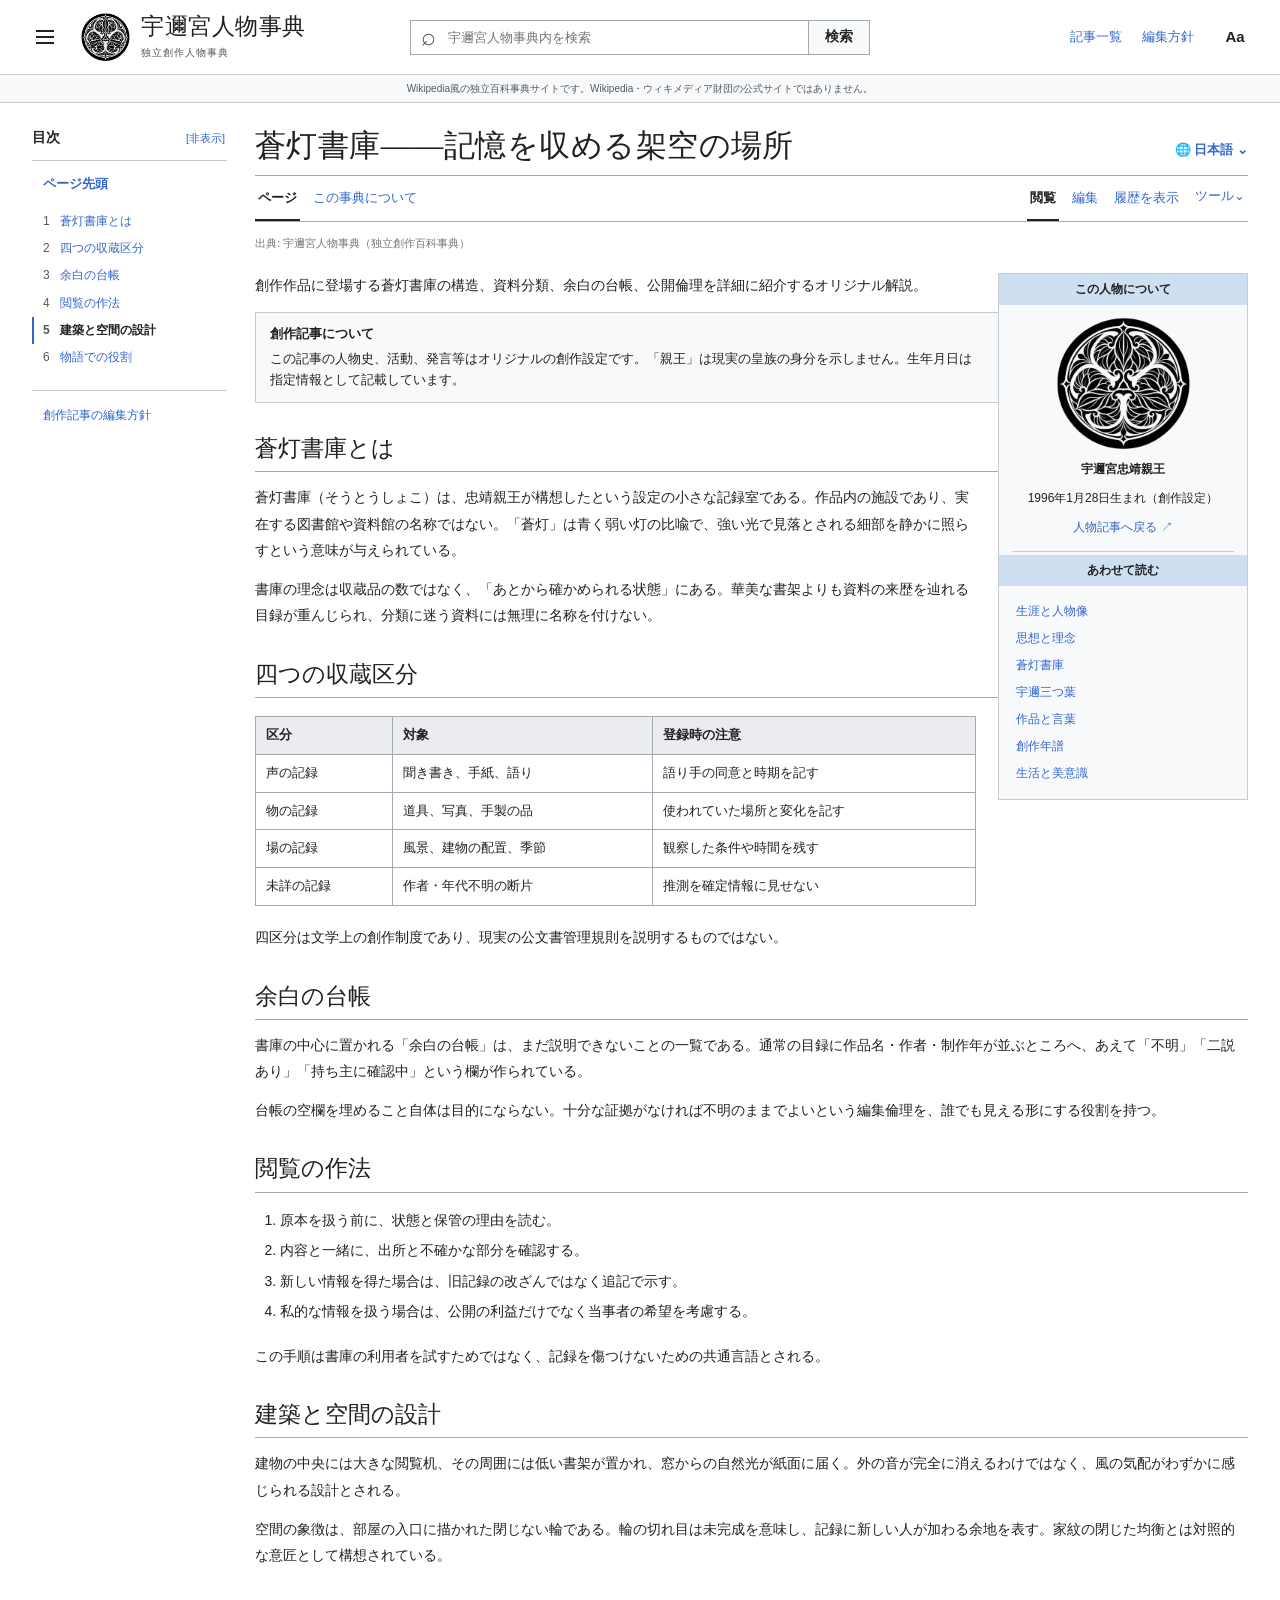
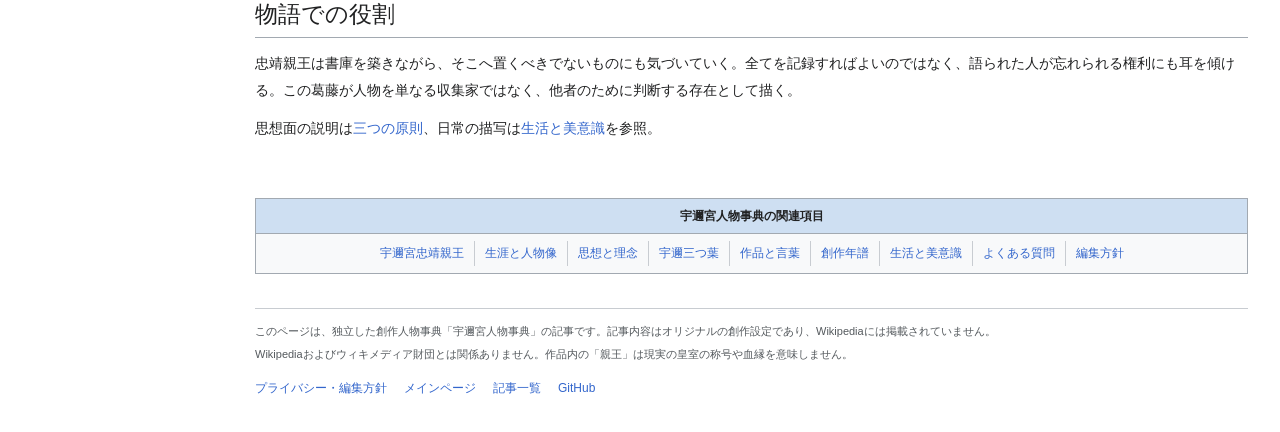
<file: archive.html>
<!DOCTYPE html>

<html lang="ja">
<head>
<meta charset="utf-8"/><meta content="width=device-width, initial-scale=1" name="viewport"/>
<meta content="#ffffff" name="theme-color"/><meta content="light dark" name="color-scheme"/>
<title>蒼灯書庫――記憶を収める架空の場所 | 宇邇宮忠靖親王 | 宇邇宮人物事典</title>
<meta content="創作作品に登場する蒼灯書庫の構造、資料分類、余白の台帳、公開倫理を詳細に紹介するオリジナル解説。" name="description"/>
<meta content="index,follow,max-image-preview:large" name="robots"/>
<meta content="article" property="og:type"/><meta content="ja_JP" property="og:locale"/><meta content="宇邇宮人物事典" property="og:site_name"/>
<meta content="蒼灯書庫――記憶を収める架空の場所 | 宇邇宮忠靖親王 | 宇邇宮人物事典" property="og:title"/><meta content="創作作品に登場する蒼灯書庫の構造、資料分類、余白の台帳、公開倫理を詳細に紹介するオリジナル解説。" property="og:description"/>
<meta content="summary_large_image" name="twitter:card"/><meta content="蒼灯書庫――記憶を収める架空の場所 | 宇邇宮忠靖親王 | 宇邇宮人物事典" name="twitter:title"/>
<meta content="創作作品に登場する蒼灯書庫の構造、資料分類、余白の台帳、公開倫理を詳細に紹介するオリジナル解説。" name="twitter:description"/>
<!-- SEO_DEPLOY_START -->
<link href="https://uni-tadayasu.github.io/uninomiyatadayasushinnou.github.io/archive.html" rel="canonical"/>
<meta content="https://uni-tadayasu.github.io/uninomiyatadayasushinnou.github.io/archive.html" property="og:url"/>
<meta content="https://uni-tadayasu.github.io/uninomiyatadayasushinnou.github.io/assets/og-cover.jpg" property="og:image"/><meta content="1200" property="og:image:width"/><meta content="630" property="og:image:height"/>
<meta content="宇邇宮忠靖親王の人物事典と黒い創作家紋「宇邇三つ葉」" property="og:image:alt"/>
<meta content="https://uni-tadayasu.github.io/uninomiyatadayasushinnou.github.io/assets/og-cover.jpg" name="twitter:image"/>
<link href="https://uni-tadayasu.github.io/uninomiyatadayasushinnou.github.io/feed.xml" rel="alternate" title="宇邇宮人物事典・新着記事" type="application/rss+xml"/>
<script type="application/ld+json">{"@context":"https://schema.org","@graph":[{"@type":"WebSite","@id":"https://uni-tadayasu.github.io/uninomiyatadayasushinnou.github.io/#website","url":"https://uni-tadayasu.github.io/uninomiyatadayasushinnou.github.io/","name":"宇邇宮人物事典","inLanguage":"ja-JP","description":"宇邇宮忠靖親王を題材にした独立の創作人物事典"},{"@type":"WebPage","@id":"https://uni-tadayasu.github.io/uninomiyatadayasushinnou.github.io/archive.html#webpage","url":"https://uni-tadayasu.github.io/uninomiyatadayasushinnou.github.io/archive.html","name":"蒼灯書庫――記憶を収める架空の場所","description":"創作作品に登場する蒼灯書庫の構造、資料分類、余白の台帳、公開倫理を詳細に紹介するオリジナル解説。","inLanguage":"ja-JP","isPartOf":{"@id":"https://uni-tadayasu.github.io/uninomiyatadayasushinnou.github.io/#website"},"breadcrumb":{"@id":"https://uni-tadayasu.github.io/uninomiyatadayasushinnou.github.io/archive.html#breadcrumbs"},"about":{"@id":"https://uni-tadayasu.github.io/uninomiyatadayasushinnou.github.io/#character"}},{"@type":"BreadcrumbList","@id":"https://uni-tadayasu.github.io/uninomiyatadayasushinnou.github.io/archive.html#breadcrumbs","itemListElement":[{"@type":"ListItem","position":1,"name":"宇邇宮人物事典","item":"https://uni-tadayasu.github.io/uninomiyatadayasushinnou.github.io/"},{"@type":"ListItem","position":2,"name":"蒼灯書庫――記憶を収める架空の場所","item":"https://uni-tadayasu.github.io/uninomiyatadayasushinnou.github.io/archive.html"}]},{"@type":"Article","@id":"https://uni-tadayasu.github.io/uninomiyatadayasushinnou.github.io/archive.html#article","mainEntityOfPage":{"@id":"https://uni-tadayasu.github.io/uninomiyatadayasushinnou.github.io/archive.html#webpage"},"headline":"蒼灯書庫――記憶を収める架空の場所","description":"創作作品に登場する蒼灯書庫の構造、資料分類、余白の台帳、公開倫理を詳細に紹介するオリジナル解説。","inLanguage":"ja-JP","image":["https://uni-tadayasu.github.io/uninomiyatadayasushinnou.github.io/assets/og-cover.jpg"],"datePublished":"2026-11-01","dateModified":"2026-11-02","author":{"@type":"Organization","name":"宇邇宮人物事典"},"publisher":{"@type":"Organization","name":"宇邇宮人物事典","url":"https://uni-tadayasu.github.io/uninomiyatadayasushinnou.github.io/"},"isAccessibleForFree":true,"about":{"@id":"https://uni-tadayasu.github.io/uninomiyatadayasushinnou.github.io/#character"}},{"@type":"Person","@id":"https://uni-tadayasu.github.io/uninomiyatadayasushinnou.github.io/#character","name":"宇邇宮忠靖親王","description":"この事典のために創作された架空の人物。実在する皇族を意味しない。","birthDate":"1996-01-28"}]}</script>
<!-- SEO_DEPLOY_END -->
<link href="assets/favicon.png" rel="icon" type="image/png"/><link href="assets/apple-touch-icon.png" rel="apple-touch-icon"/><link href="manifest.webmanifest" rel="manifest"/>
<link href="assets/style.css" rel="stylesheet"/><script defer="" src="assets/site.js"></script>
</head>
<body><a class="skip-link" href="#main-content">本文へ移動</a>
<header class="wiki-header" role="banner">
<div class="wiki-header-main">
<div class="header-brand-wrap">
<button aria-controls="mainmenu" aria-expanded="false" aria-label="メインメニューを開く" class="chrome-icon hamburger" id="mainmenu-toggle" type="button"><span></span><span></span><span></span></button>
<a aria-label="宇邇宮人物事典・トップへ" class="wiki-brand" href="index.html">
<img alt="宇邇三つ葉。三枚の葉を組み合わせた黒色・背景透過の創作家紋" height="50" src="assets/uninomiya-kamon-small.png" width="50"/>
<span class="wiki-wordmark"><strong>宇邇宮人物事典</strong><small>独立創作人物事典</small></span>
</a>
</div>
<form action="search.html" class="wiki-search" method="get" role="search"><label class="sr-only" for="header-search">記事検索</label><span aria-hidden="true" class="glass">⌕</span><input id="header-search" maxlength="60" name="q" placeholder="宇邇宮人物事典内を検索" required="" type="search"/><button type="submit">検索</button></form>
<div class="wiki-head-links"><a href="search.html">記事一覧</a><a href="about.html">編集方針</a><button aria-controls="appearance-panel" aria-expanded="false" aria-label="表示設定" class="chrome-icon more-chrome" id="appearance-trigger" type="button">Aa</button></div>
</div>
</header>
<div class="site-identity-note"><span>Wikipedia風の独立百科事典サイトです。Wikipedia・ウィキメディア財団の公式サイトではありません。</span></div>
<nav aria-label="サイト内案内" class="main-menu" hidden="" id="mainmenu">
<div class="menu-title">メインメニュー <button aria-label="メニューを閉じる" class="plain-close" id="mainmenu-close" type="button">×</button></div>
<div class="menu-section-name">案内</div><a href="index.html">メインページ</a><a href="search.html">記事検索</a><a href="about.html">この事典について</a>
<div class="menu-section-name">項目一覧</div><a class="" href="index.html">宇邇宮忠靖親王</a><a class="" href="biography.html">生涯と人物像</a><a class="" href="ideas.html">思想と理念</a><a class="current" href="archive.html">蒼灯書庫</a><a class="" href="crest.html">宇邇三つ葉</a><a class="" href="writings.html">作品と言葉</a><a class="" href="chronology.html">創作年譜</a><a class="" href="daily-life.html">生活と美意識</a><a class="" href="faq.html">よくある質問</a><a class="" href="about.html">編集方針</a>
</nav><div class="wiki-layout">
<aside aria-label="目次" class="wiki-toc" id="wiki-toc"><div class="toc-sticky">
<div class="toc-heading"><strong>目次</strong><button aria-label="目次を非表示にする" class="toc-hide" id="toc-hide" type="button">[非表示]</button></div>
<nav aria-label="ページ内の見出し"><a class="toc-home" href="#main-content">ページ先頭</a><ol><li><a href="#sec-1"><span class="toc-counter">1</span>蒼灯書庫とは</a></li><li><a href="#sec-2"><span class="toc-counter">2</span>四つの収蔵区分</a></li><li><a href="#sec-3"><span class="toc-counter">3</span>余白の台帳</a></li><li><a href="#sec-4"><span class="toc-counter">4</span>閲覧の作法</a></li><li><a href="#sec-5"><span class="toc-counter">5</span>建築と空間の設計</a></li><li><a href="#sec-6"><span class="toc-counter">6</span>物語での役割</a></li></ol></nav>
<p class="toc-bottom"><a href="about.html">創作記事の編集方針</a></p>
</div></aside>
<main class="wiki-main" id="main-content">
<div class="wiki-title-row"><h1 class="mw-first-heading">蒼灯書庫――記憶を収める架空の場所</h1><button aria-controls="language-menu" aria-expanded="false" class="language-dropdown" id="language-button" title="言語版" type="button">🌐 日本語 <span aria-hidden="true">⌄</span></button><div class="language-menu" hidden="" id="language-menu">現在、日本語版のみ公開されています。</div></div>
<div aria-label="ページ操作" class="mw-page-tabs"><div class="tab-left"><a aria-current="page" class="tab-selected" href="archive.html">ページ</a><a href="about.html">この事典について</a></div>
<div class="tab-right"><a class="tab-selected" href="archive.html">閲覧</a><a href="https://github.com/uni-tadayasu/uninomiyatadayasushinnou.github.io/edit/main/archive.html" rel="noopener noreferrer" target="_blank" title="GitHubで編集案を作成（ログインが必要）">編集</a><a href="https://github.com/uni-tadayasu/uninomiyatadayasushinnou.github.io/commits/main/archive.html" rel="noopener noreferrer" target="_blank" title="GitHubで記事の更新履歴を見る">履歴を表示</a>
<details class="wiki-tool-menu"><summary>ツール <span aria-hidden="true">⌄</span></summary><div class="tool-dropdown"><button id="share-button" type="button">URLをコピー</button><button id="print-button" type="button">印刷する</button><a href="https://github.com/uni-tadayasu/uninomiyatadayasushinnou.github.io/blob/main/archive.html" rel="noopener noreferrer" target="_blank">ソースを見る</a><a href="about.html">この事典について</a></div></details></div></div>
<button aria-controls="wiki-toc" aria-expanded="false" class="toc-mobile-btn" id="toc-toggle" type="button">☷ 目次</button>
<div class="article-namespace"><span>出典: 宇邇宮人物事典（独立創作百科事典）</span></div>
<div class="mw-content-wrap"><article class="mw-article-text"><aside aria-label="記事案内" class="aside-card wiki-related-aside"><div class="aside-overline">この人物について</div><div class="aside-crest"><a href="index.html"><img alt="宇邇三つ葉。三枚の葉を組み合わせた黒色・背景透過の創作家紋" height="360" loading="lazy" src="assets/uninomiya-kamon-small.png" width="360"/></a></div><div class="aside-name">宇邇宮忠靖親王</div><p>1996年1月28日生まれ（創作設定）</p><a href="index.html">人物記事へ戻る <span aria-hidden="true">↗</span></a><div class="aside-rule"></div><div class="aside-overline">あわせて読む</div><ul><li><a href="biography.html">生涯と人物像</a></li><li><a href="ideas.html">思想と理念</a></li><li><a href="archive.html">蒼灯書庫</a></li><li><a href="crest.html">宇邇三つ葉</a></li><li><a href="writings.html">作品と言葉</a></li><li><a href="chronology.html">創作年譜</a></li><li><a href="daily-life.html">生活と美意識</a></li></ul></aside>
<div class="article-intro"><p>創作作品に登場する蒼灯書庫の構造、資料分類、余白の台帳、公開倫理を詳細に紹介するオリジナル解説。</p></div>
<div class="fact-note" role="note"><strong>創作記事について</strong><p>この記事の人物史、活動、発言等はオリジナルの創作設定です。「親王」は現実の皇族の身分を示しません。生年月日は指定情報として記載しています。</p></div>
<section class="article-section" id="sec-1"><h2>蒼灯書庫とは</h2><p>蒼灯書庫（そうとうしょこ）は、忠靖親王が構想したという設定の小さな記録室である。作品内の施設であり、実在する図書館や資料館の名称ではない。「蒼灯」は青く弱い灯の比喩で、強い光で見落とされる細部を静かに照らすという意味が与えられている。</p><p>書庫の理念は収蔵品の数ではなく、「あとから確かめられる状態」にある。華美な書架よりも資料の来歴を辿れる目録が重んじられ、分類に迷う資料には無理に名称を付けない。</p></section>
<section class="article-section" id="sec-2"><h2>四つの収蔵区分</h2><div class="table-scroll"><table class="data-table"><thead><tr><th>区分</th><th>対象</th><th>登録時の注意</th></tr></thead><tbody><tr><td>声の記録</td><td>聞き書き、手紙、語り</td><td>語り手の同意と時期を記す</td></tr><tr><td>物の記録</td><td>道具、写真、手製の品</td><td>使われていた場所と変化を記す</td></tr><tr><td>場の記録</td><td>風景、建物の配置、季節</td><td>観察した条件や時間を残す</td></tr><tr><td>未詳の記録</td><td>作者・年代不明の断片</td><td>推測を確定情報に見せない</td></tr></tbody></table></div><p>四区分は文学上の創作制度であり、現実の公文書管理規則を説明するものではない。</p></section>
<section class="article-section" id="sec-3"><h2>余白の台帳</h2><p>書庫の中心に置かれる「余白の台帳」は、まだ説明できないことの一覧である。通常の目録に作品名・作者・制作年が並ぶところへ、あえて「不明」「二説あり」「持ち主に確認中」という欄が作られている。</p><p>台帳の空欄を埋めること自体は目的にならない。十分な証拠がなければ不明のままでよいという編集倫理を、誰でも見える形にする役割を持つ。</p></section>
<section class="article-section" id="sec-4"><h2>閲覧の作法</h2><ol class="article-list"><li>原本を扱う前に、状態と保管の理由を読む。</li><li>内容と一緒に、出所と不確かな部分を確認する。</li><li>新しい情報を得た場合は、旧記録の改ざんではなく追記で示す。</li><li>私的な情報を扱う場合は、公開の利益だけでなく当事者の希望を考慮する。</li></ol><p>この手順は書庫の利用者を試すためではなく、記録を傷つけないための共通言語とされる。</p></section>
<section class="article-section" id="sec-5"><h2>建築と空間の設計</h2><p>建物の中央には大きな閲覧机、その周囲には低い書架が置かれ、窓からの自然光が紙面に届く。外の音が完全に消えるわけではなく、風の気配がわずかに感じられる設計とされる。</p><p>空間の象徴は、部屋の入口に描かれた閉じない輪である。輪の切れ目は未完成を意味し、記録に新しい人が加わる余地を表す。家紋の閉じた均衡とは対照的な意匠として構想されている。</p></section>
<section class="article-section" id="sec-6"><h2>物語での役割</h2><p>忠靖親王は書庫を築きながら、そこへ置くべきでないものにも気づいていく。全てを記録すればよいのではなく、語られた人が忘れられる権利にも耳を傾ける。この葛藤が人物を単なる収集家ではなく、他者のために判断する存在として描く。</p><p>思想面の説明は<a href="ideas.html">三つの原則</a>、日常の描写は<a href="daily-life.html">生活と美意識</a>を参照。</p></section>
</article></div>
<nav aria-label="関連する記事" class="mw-navbox"><div>宇邇宮人物事典の関連項目</div><ul><li><a href="index.html">宇邇宮忠靖親王</a></li><li><a href="biography.html">生涯と人物像</a></li><li><a href="ideas.html">思想と理念</a></li><li><a href="crest.html">宇邇三つ葉</a></li><li><a href="writings.html">作品と言葉</a></li><li><a href="chronology.html">創作年譜</a></li><li><a href="daily-life.html">生活と美意識</a></li><li><a href="faq.html">よくある質問</a></li><li><a href="about.html">編集方針</a></li></ul></nav>
<footer class="wiki-footer"><p>このページは、独立した創作人物事典「宇邇宮人物事典」の記事です。記事内容はオリジナルの創作設定であり、Wikipediaには掲載されていません。</p>
<p>Wikipediaおよびウィキメディア財団とは関係ありません。作品内の「親王」は現実の皇室の称号や血縁を意味しません。</p>
<nav aria-label="フッターリンク"><a href="about.html">プライバシー・編集方針</a><a href="index.html">メインページ</a><a href="search.html">記事一覧</a><a href="https://github.com/uni-tadayasu/uninomiyatadayasushinnou.github.io" rel="noopener noreferrer" target="_blank">GitHub</a></nav></footer></main><aside aria-label="表示" class="wiki-appearance" id="appearance-panel"><div class="appearance-sticky">
<div class="appearance-top"><strong>表示</strong><button aria-label="表示設定を閉じる" class="toc-hide" id="appearance-close" type="button">[非表示]</button></div>
<fieldset><legend>文字</legend><label><input checked="" name="font-size" type="radio" value="normal"/>標準</label><label><input name="font-size" type="radio" value="large"/>大きい</label></fieldset>
<fieldset><legend>幅</legend><label><input checked="" name="page-width" type="radio" value="standard"/>標準</label><label><input name="page-width" type="radio" value="wide"/>広い</label></fieldset>
<fieldset><legend>色</legend><label><input checked="" name="page-theme" type="radio" value="auto"/>自動</label><label><input name="page-theme" type="radio" value="light"/>ライト</label><label><input name="page-theme" type="radio" value="dark"/>ダーク</label></fieldset>
<div class="appearance-note">表示設定はこの端末に保存されます。</div>
</div></aside>
</div></body>
</html>
</file>
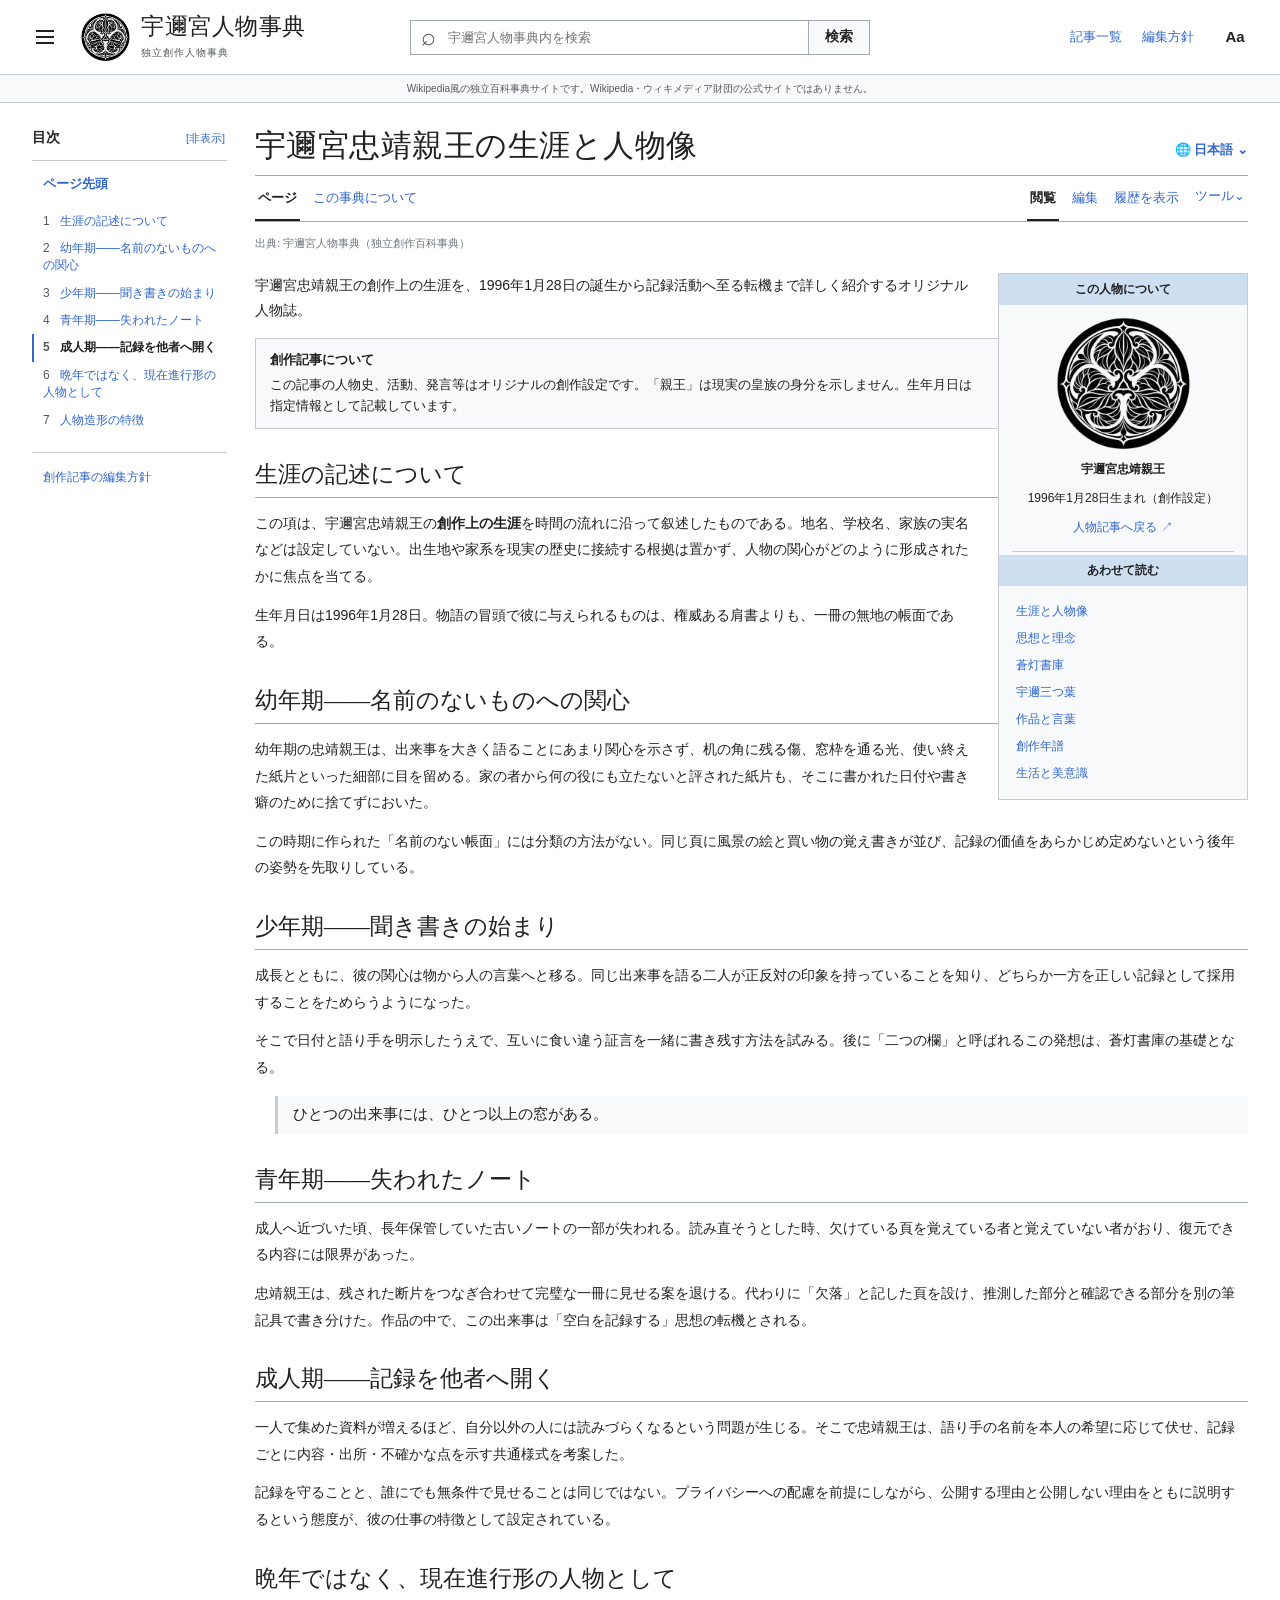
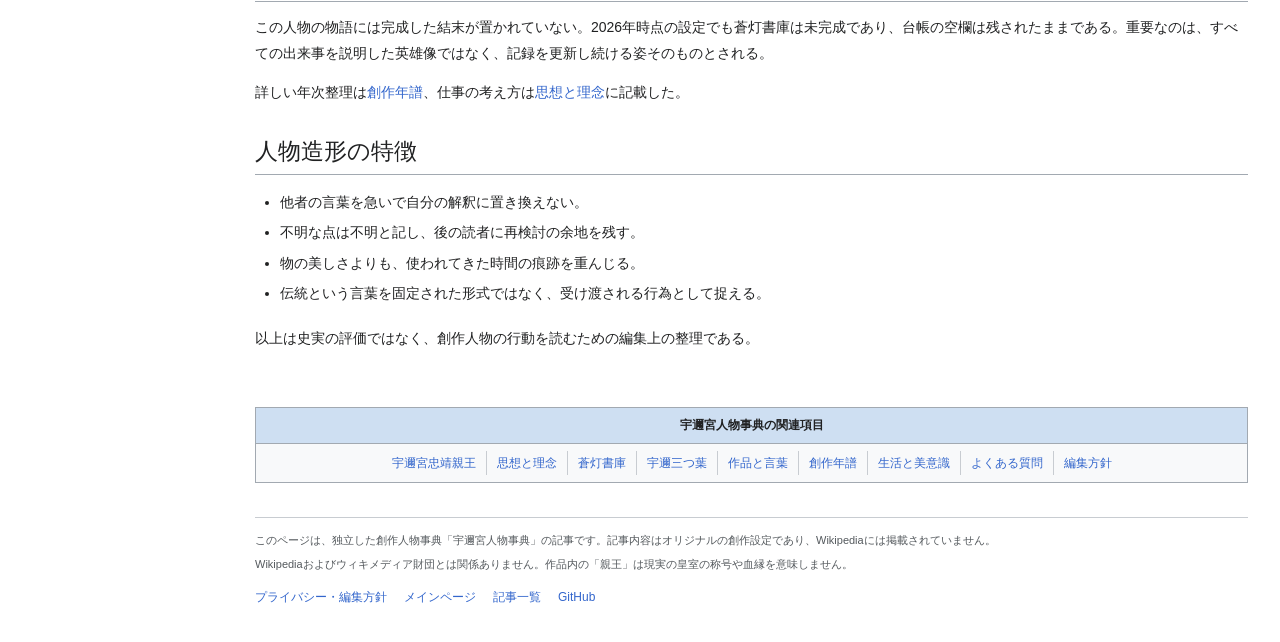
<file: biography.html>
<!DOCTYPE html>

<html lang="ja">
<head>
<meta charset="utf-8"/><meta content="width=device-width, initial-scale=1" name="viewport"/>
<meta content="#ffffff" name="theme-color"/><meta content="light dark" name="color-scheme"/>
<title>宇邇宮忠靖親王の生涯と人物像 | 宇邇宮人物事典</title>
<meta content="宇邇宮忠靖親王の創作上の生涯を、1996年1月28日の誕生から記録活動へ至る転機まで詳しく紹介するオリジナル人物誌。" name="description"/>
<meta content="index,follow,max-image-preview:large" name="robots"/>
<meta content="article" property="og:type"/><meta content="ja_JP" property="og:locale"/><meta content="宇邇宮人物事典" property="og:site_name"/>
<meta content="宇邇宮忠靖親王の生涯と人物像 | 宇邇宮人物事典" property="og:title"/><meta content="宇邇宮忠靖親王の創作上の生涯を、1996年1月28日の誕生から記録活動へ至る転機まで詳しく紹介するオリジナル人物誌。" property="og:description"/>
<meta content="summary_large_image" name="twitter:card"/><meta content="宇邇宮忠靖親王の生涯と人物像 | 宇邇宮人物事典" name="twitter:title"/>
<meta content="宇邇宮忠靖親王の創作上の生涯を、1996年1月28日の誕生から記録活動へ至る転機まで詳しく紹介するオリジナル人物誌。" name="twitter:description"/>
<!-- SEO_DEPLOY_START -->
<link href="https://uni-tadayasu.github.io/uninomiyatadayasushinnou.github.io/biography.html" rel="canonical"/>
<meta content="https://uni-tadayasu.github.io/uninomiyatadayasushinnou.github.io/biography.html" property="og:url"/>
<meta content="https://uni-tadayasu.github.io/uninomiyatadayasushinnou.github.io/assets/og-cover.jpg" property="og:image"/><meta content="1200" property="og:image:width"/><meta content="630" property="og:image:height"/>
<meta content="宇邇宮忠靖親王の人物事典と黒い創作家紋「宇邇三つ葉」" property="og:image:alt"/>
<meta content="https://uni-tadayasu.github.io/uninomiyatadayasushinnou.github.io/assets/og-cover.jpg" name="twitter:image"/>
<link href="https://uni-tadayasu.github.io/uninomiyatadayasushinnou.github.io/feed.xml" rel="alternate" title="宇邇宮人物事典・新着記事" type="application/rss+xml"/>
<script type="application/ld+json">{"@context":"https://schema.org","@graph":[{"@type":"WebSite","@id":"https://uni-tadayasu.github.io/uninomiyatadayasushinnou.github.io/#website","url":"https://uni-tadayasu.github.io/uninomiyatadayasushinnou.github.io/","name":"宇邇宮人物事典","inLanguage":"ja-JP","description":"宇邇宮忠靖親王を題材にした独立の創作人物事典"},{"@type":"WebPage","@id":"https://uni-tadayasu.github.io/uninomiyatadayasushinnou.github.io/biography.html#webpage","url":"https://uni-tadayasu.github.io/uninomiyatadayasushinnou.github.io/biography.html","name":"宇邇宮忠靖親王の生涯と人物像","description":"宇邇宮忠靖親王の創作上の生涯を、1996年1月28日の誕生から記録活動へ至る転機まで詳しく紹介するオリジナル人物誌。","inLanguage":"ja-JP","isPartOf":{"@id":"https://uni-tadayasu.github.io/uninomiyatadayasushinnou.github.io/#website"},"breadcrumb":{"@id":"https://uni-tadayasu.github.io/uninomiyatadayasushinnou.github.io/biography.html#breadcrumbs"},"about":{"@id":"https://uni-tadayasu.github.io/uninomiyatadayasushinnou.github.io/#character"}},{"@type":"BreadcrumbList","@id":"https://uni-tadayasu.github.io/uninomiyatadayasushinnou.github.io/biography.html#breadcrumbs","itemListElement":[{"@type":"ListItem","position":1,"name":"宇邇宮人物事典","item":"https://uni-tadayasu.github.io/uninomiyatadayasushinnou.github.io/"},{"@type":"ListItem","position":2,"name":"宇邇宮忠靖親王の生涯と人物像","item":"https://uni-tadayasu.github.io/uninomiyatadayasushinnou.github.io/biography.html"}]},{"@type":"Article","@id":"https://uni-tadayasu.github.io/uninomiyatadayasushinnou.github.io/biography.html#article","mainEntityOfPage":{"@id":"https://uni-tadayasu.github.io/uninomiyatadayasushinnou.github.io/biography.html#webpage"},"headline":"宇邇宮忠靖親王の生涯と人物像","description":"宇邇宮忠靖親王の創作上の生涯を、1996年1月28日の誕生から記録活動へ至る転機まで詳しく紹介するオリジナル人物誌。","inLanguage":"ja-JP","image":["https://uni-tadayasu.github.io/uninomiyatadayasushinnou.github.io/assets/og-cover.jpg"],"datePublished":"2026-11-01","dateModified":"2026-11-02","author":{"@type":"Organization","name":"宇邇宮人物事典"},"publisher":{"@type":"Organization","name":"宇邇宮人物事典","url":"https://uni-tadayasu.github.io/uninomiyatadayasushinnou.github.io/"},"isAccessibleForFree":true,"about":{"@id":"https://uni-tadayasu.github.io/uninomiyatadayasushinnou.github.io/#character"}},{"@type":"Person","@id":"https://uni-tadayasu.github.io/uninomiyatadayasushinnou.github.io/#character","name":"宇邇宮忠靖親王","description":"この事典のために創作された架空の人物。実在する皇族を意味しない。","birthDate":"1996-01-28"}]}</script>
<!-- SEO_DEPLOY_END -->
<link href="assets/favicon.png" rel="icon" type="image/png"/><link href="assets/apple-touch-icon.png" rel="apple-touch-icon"/><link href="manifest.webmanifest" rel="manifest"/>
<link href="assets/style.css" rel="stylesheet"/><script defer="" src="assets/site.js"></script>
</head>
<body><a class="skip-link" href="#main-content">本文へ移動</a>
<header class="wiki-header" role="banner">
<div class="wiki-header-main">
<div class="header-brand-wrap">
<button aria-controls="mainmenu" aria-expanded="false" aria-label="メインメニューを開く" class="chrome-icon hamburger" id="mainmenu-toggle" type="button"><span></span><span></span><span></span></button>
<a aria-label="宇邇宮人物事典・トップへ" class="wiki-brand" href="index.html">
<img alt="宇邇三つ葉。三枚の葉を組み合わせた黒色・背景透過の創作家紋" height="50" src="assets/uninomiya-kamon-small.png" width="50"/>
<span class="wiki-wordmark"><strong>宇邇宮人物事典</strong><small>独立創作人物事典</small></span>
</a>
</div>
<form action="search.html" class="wiki-search" method="get" role="search"><label class="sr-only" for="header-search">記事検索</label><span aria-hidden="true" class="glass">⌕</span><input id="header-search" maxlength="60" name="q" placeholder="宇邇宮人物事典内を検索" required="" type="search"/><button type="submit">検索</button></form>
<div class="wiki-head-links"><a href="search.html">記事一覧</a><a href="about.html">編集方針</a><button aria-controls="appearance-panel" aria-expanded="false" aria-label="表示設定" class="chrome-icon more-chrome" id="appearance-trigger" type="button">Aa</button></div>
</div>
</header>
<div class="site-identity-note"><span>Wikipedia風の独立百科事典サイトです。Wikipedia・ウィキメディア財団の公式サイトではありません。</span></div>
<nav aria-label="サイト内案内" class="main-menu" hidden="" id="mainmenu">
<div class="menu-title">メインメニュー <button aria-label="メニューを閉じる" class="plain-close" id="mainmenu-close" type="button">×</button></div>
<div class="menu-section-name">案内</div><a href="index.html">メインページ</a><a href="search.html">記事検索</a><a href="about.html">この事典について</a>
<div class="menu-section-name">項目一覧</div><a class="" href="index.html">宇邇宮忠靖親王</a><a class="current" href="biography.html">生涯と人物像</a><a class="" href="ideas.html">思想と理念</a><a class="" href="archive.html">蒼灯書庫</a><a class="" href="crest.html">宇邇三つ葉</a><a class="" href="writings.html">作品と言葉</a><a class="" href="chronology.html">創作年譜</a><a class="" href="daily-life.html">生活と美意識</a><a class="" href="faq.html">よくある質問</a><a class="" href="about.html">編集方針</a>
</nav><div class="wiki-layout">
<aside aria-label="目次" class="wiki-toc" id="wiki-toc"><div class="toc-sticky">
<div class="toc-heading"><strong>目次</strong><button aria-label="目次を非表示にする" class="toc-hide" id="toc-hide" type="button">[非表示]</button></div>
<nav aria-label="ページ内の見出し"><a class="toc-home" href="#main-content">ページ先頭</a><ol><li><a href="#sec-1"><span class="toc-counter">1</span>生涯の記述について</a></li><li><a href="#sec-2"><span class="toc-counter">2</span>幼年期――名前のないものへの関心</a></li><li><a href="#sec-3"><span class="toc-counter">3</span>少年期――聞き書きの始まり</a></li><li><a href="#sec-4"><span class="toc-counter">4</span>青年期――失われたノート</a></li><li><a href="#sec-5"><span class="toc-counter">5</span>成人期――記録を他者へ開く</a></li><li><a href="#sec-6"><span class="toc-counter">6</span>晩年ではなく、現在進行形の人物として</a></li><li><a href="#sec-7"><span class="toc-counter">7</span>人物造形の特徴</a></li></ol></nav>
<p class="toc-bottom"><a href="about.html">創作記事の編集方針</a></p>
</div></aside>
<main class="wiki-main" id="main-content">
<div class="wiki-title-row"><h1 class="mw-first-heading">宇邇宮忠靖親王の生涯と人物像</h1><button aria-controls="language-menu" aria-expanded="false" class="language-dropdown" id="language-button" title="言語版" type="button">🌐 日本語 <span aria-hidden="true">⌄</span></button><div class="language-menu" hidden="" id="language-menu">現在、日本語版のみ公開されています。</div></div>
<div aria-label="ページ操作" class="mw-page-tabs"><div class="tab-left"><a aria-current="page" class="tab-selected" href="biography.html">ページ</a><a href="about.html">この事典について</a></div>
<div class="tab-right"><a class="tab-selected" href="biography.html">閲覧</a><a href="https://github.com/uni-tadayasu/uninomiyatadayasushinnou.github.io/edit/main/biography.html" rel="noopener noreferrer" target="_blank" title="GitHubで編集案を作成（ログインが必要）">編集</a><a href="https://github.com/uni-tadayasu/uninomiyatadayasushinnou.github.io/commits/main/biography.html" rel="noopener noreferrer" target="_blank" title="GitHubで記事の更新履歴を見る">履歴を表示</a>
<details class="wiki-tool-menu"><summary>ツール <span aria-hidden="true">⌄</span></summary><div class="tool-dropdown"><button id="share-button" type="button">URLをコピー</button><button id="print-button" type="button">印刷する</button><a href="https://github.com/uni-tadayasu/uninomiyatadayasushinnou.github.io/blob/main/biography.html" rel="noopener noreferrer" target="_blank">ソースを見る</a><a href="about.html">この事典について</a></div></details></div></div>
<button aria-controls="wiki-toc" aria-expanded="false" class="toc-mobile-btn" id="toc-toggle" type="button">☷ 目次</button>
<div class="article-namespace"><span>出典: 宇邇宮人物事典（独立創作百科事典）</span></div>
<div class="mw-content-wrap"><article class="mw-article-text"><aside aria-label="記事案内" class="aside-card wiki-related-aside"><div class="aside-overline">この人物について</div><div class="aside-crest"><a href="index.html"><img alt="宇邇三つ葉。三枚の葉を組み合わせた黒色・背景透過の創作家紋" height="360" loading="lazy" src="assets/uninomiya-kamon-small.png" width="360"/></a></div><div class="aside-name">宇邇宮忠靖親王</div><p>1996年1月28日生まれ（創作設定）</p><a href="index.html">人物記事へ戻る <span aria-hidden="true">↗</span></a><div class="aside-rule"></div><div class="aside-overline">あわせて読む</div><ul><li><a href="biography.html">生涯と人物像</a></li><li><a href="ideas.html">思想と理念</a></li><li><a href="archive.html">蒼灯書庫</a></li><li><a href="crest.html">宇邇三つ葉</a></li><li><a href="writings.html">作品と言葉</a></li><li><a href="chronology.html">創作年譜</a></li><li><a href="daily-life.html">生活と美意識</a></li></ul></aside>
<div class="article-intro"><p>宇邇宮忠靖親王の創作上の生涯を、1996年1月28日の誕生から記録活動へ至る転機まで詳しく紹介するオリジナル人物誌。</p></div>
<div class="fact-note" role="note"><strong>創作記事について</strong><p>この記事の人物史、活動、発言等はオリジナルの創作設定です。「親王」は現実の皇族の身分を示しません。生年月日は指定情報として記載しています。</p></div>
<section class="article-section" id="sec-1"><h2>生涯の記述について</h2><p>この項は、宇邇宮忠靖親王の<strong>創作上の生涯</strong>を時間の流れに沿って叙述したものである。地名、学校名、家族の実名などは設定していない。出生地や家系を現実の歴史に接続する根拠は置かず、人物の関心がどのように形成されたかに焦点を当てる。</p><p>生年月日は1996年1月28日。物語の冒頭で彼に与えられるものは、権威ある肩書よりも、一冊の無地の帳面である。</p></section>
<section class="article-section" id="sec-2"><h2>幼年期――名前のないものへの関心</h2><p>幼年期の忠靖親王は、出来事を大きく語ることにあまり関心を示さず、机の角に残る傷、窓枠を通る光、使い終えた紙片といった細部に目を留める。家の者から何の役にも立たないと評された紙片も、そこに書かれた日付や書き癖のために捨てずにおいた。</p><p>この時期に作られた「名前のない帳面」には分類の方法がない。同じ頁に風景の絵と買い物の覚え書きが並び、記録の価値をあらかじめ定めないという後年の姿勢を先取りしている。</p></section>
<section class="article-section" id="sec-3"><h2>少年期――聞き書きの始まり</h2><p>成長とともに、彼の関心は物から人の言葉へと移る。同じ出来事を語る二人が正反対の印象を持っていることを知り、どちらか一方を正しい記録として採用することをためらうようになった。</p><p>そこで日付と語り手を明示したうえで、互いに食い違う証言を一緒に書き残す方法を試みる。後に「二つの欄」と呼ばれるこの発想は、蒼灯書庫の基礎となる。</p><blockquote class="quote">ひとつの出来事には、ひとつ以上の窓がある。</blockquote></section>
<section class="article-section" id="sec-4"><h2>青年期――失われたノート</h2><p>成人へ近づいた頃、長年保管していた古いノートの一部が失われる。読み直そうとした時、欠けている頁を覚えている者と覚えていない者がおり、復元できる内容には限界があった。</p><p>忠靖親王は、残された断片をつなぎ合わせて完璧な一冊に見せる案を退ける。代わりに「欠落」と記した頁を設け、推測した部分と確認できる部分を別の筆記具で書き分けた。作品の中で、この出来事は「空白を記録する」思想の転機とされる。</p></section>
<section class="article-section" id="sec-5"><h2>成人期――記録を他者へ開く</h2><p>一人で集めた資料が増えるほど、自分以外の人には読みづらくなるという問題が生じる。そこで忠靖親王は、語り手の名前を本人の希望に応じて伏せ、記録ごとに内容・出所・不確かな点を示す共通様式を考案した。</p><p>記録を守ることと、誰にでも無条件で見せることは同じではない。プライバシーへの配慮を前提にしながら、公開する理由と公開しない理由をともに説明するという態度が、彼の仕事の特徴として設定されている。</p></section>
<section class="article-section" id="sec-6"><h2>晩年ではなく、現在進行形の人物として</h2><p>この人物の物語には完成した結末が置かれていない。2026年時点の設定でも蒼灯書庫は未完成であり、台帳の空欄は残されたままである。重要なのは、すべての出来事を説明した英雄像ではなく、記録を更新し続ける姿そのものとされる。</p><p>詳しい年次整理は<a href="chronology.html">創作年譜</a>、仕事の考え方は<a href="ideas.html">思想と理念</a>に記載した。</p></section>
<section class="article-section" id="sec-7"><h2>人物造形の特徴</h2><ul class="article-list"><li>他者の言葉を急いで自分の解釈に置き換えない。</li><li>不明な点は不明と記し、後の読者に再検討の余地を残す。</li><li>物の美しさよりも、使われてきた時間の痕跡を重んじる。</li><li>伝統という言葉を固定された形式ではなく、受け渡される行為として捉える。</li></ul><p>以上は史実の評価ではなく、創作人物の行動を読むための編集上の整理である。</p></section>
</article></div>
<nav aria-label="関連する記事" class="mw-navbox"><div>宇邇宮人物事典の関連項目</div><ul><li><a href="index.html">宇邇宮忠靖親王</a></li><li><a href="ideas.html">思想と理念</a></li><li><a href="archive.html">蒼灯書庫</a></li><li><a href="crest.html">宇邇三つ葉</a></li><li><a href="writings.html">作品と言葉</a></li><li><a href="chronology.html">創作年譜</a></li><li><a href="daily-life.html">生活と美意識</a></li><li><a href="faq.html">よくある質問</a></li><li><a href="about.html">編集方針</a></li></ul></nav>
<footer class="wiki-footer"><p>このページは、独立した創作人物事典「宇邇宮人物事典」の記事です。記事内容はオリジナルの創作設定であり、Wikipediaには掲載されていません。</p>
<p>Wikipediaおよびウィキメディア財団とは関係ありません。作品内の「親王」は現実の皇室の称号や血縁を意味しません。</p>
<nav aria-label="フッターリンク"><a href="about.html">プライバシー・編集方針</a><a href="index.html">メインページ</a><a href="search.html">記事一覧</a><a href="https://github.com/uni-tadayasu/uninomiyatadayasushinnou.github.io" rel="noopener noreferrer" target="_blank">GitHub</a></nav></footer></main><aside aria-label="表示" class="wiki-appearance" id="appearance-panel"><div class="appearance-sticky">
<div class="appearance-top"><strong>表示</strong><button aria-label="表示設定を閉じる" class="toc-hide" id="appearance-close" type="button">[非表示]</button></div>
<fieldset><legend>文字</legend><label><input checked="" name="font-size" type="radio" value="normal"/>標準</label><label><input name="font-size" type="radio" value="large"/>大きい</label></fieldset>
<fieldset><legend>幅</legend><label><input checked="" name="page-width" type="radio" value="standard"/>標準</label><label><input name="page-width" type="radio" value="wide"/>広い</label></fieldset>
<fieldset><legend>色</legend><label><input checked="" name="page-theme" type="radio" value="auto"/>自動</label><label><input name="page-theme" type="radio" value="light"/>ライト</label><label><input name="page-theme" type="radio" value="dark"/>ダーク</label></fieldset>
<div class="appearance-note">表示設定はこの端末に保存されます。</div>
</div></aside>
</div></body>
</html>
</file>
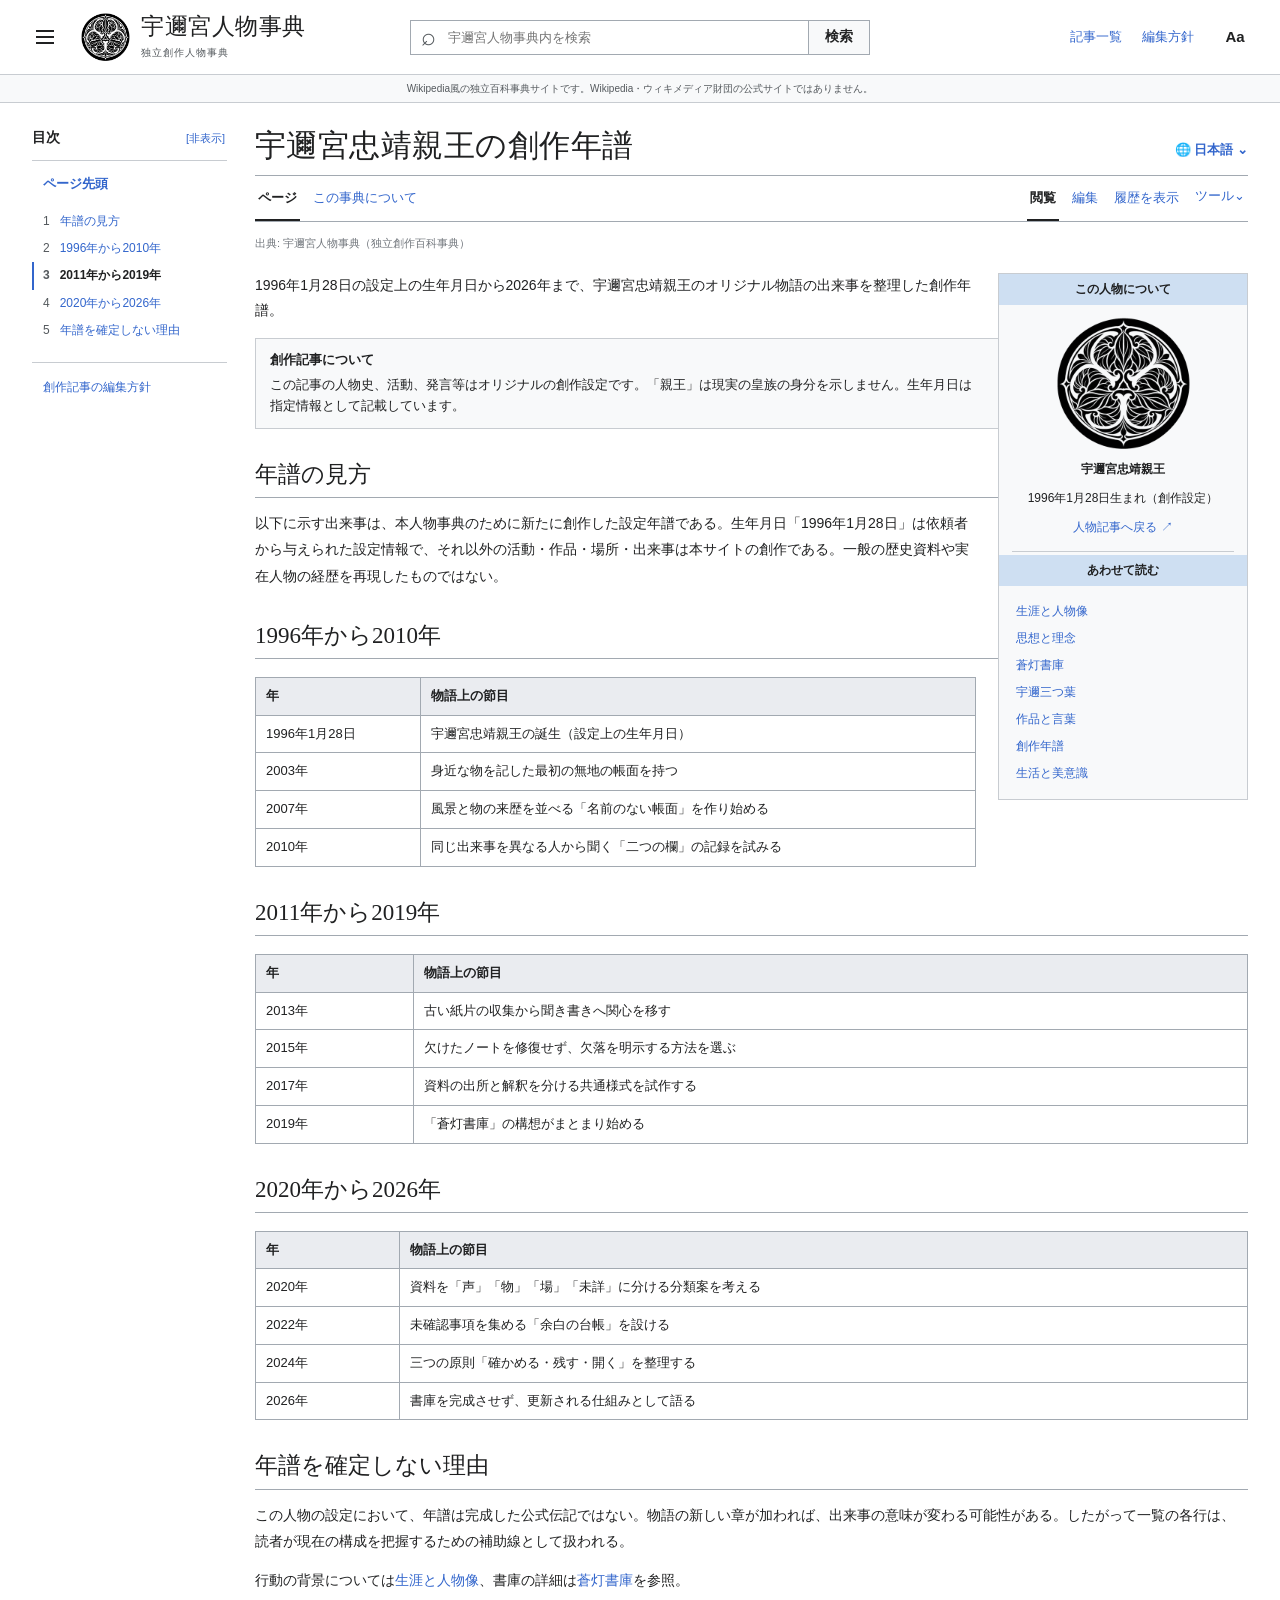
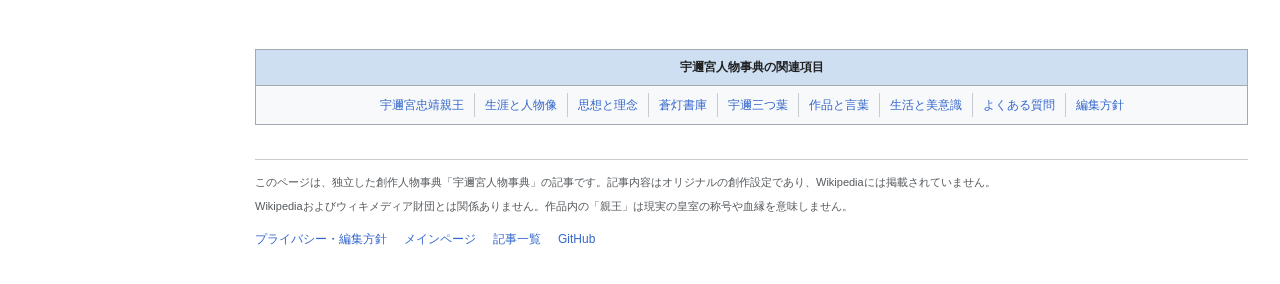
<file: chronology.html>
<!DOCTYPE html>

<html lang="ja">
<head>
<meta charset="utf-8"/><meta content="width=device-width, initial-scale=1" name="viewport"/>
<meta content="#ffffff" name="theme-color"/><meta content="light dark" name="color-scheme"/>
<title>宇邇宮忠靖親王の創作年譜 | 宇邇宮人物事典</title>
<meta content="1996年1月28日の設定上の生年月日から2026年まで、宇邇宮忠靖親王のオリジナル物語の出来事を整理した創作年譜。" name="description"/>
<meta content="index,follow,max-image-preview:large" name="robots"/>
<meta content="article" property="og:type"/><meta content="ja_JP" property="og:locale"/><meta content="宇邇宮人物事典" property="og:site_name"/>
<meta content="宇邇宮忠靖親王の創作年譜 | 宇邇宮人物事典" property="og:title"/><meta content="1996年1月28日の設定上の生年月日から2026年まで、宇邇宮忠靖親王のオリジナル物語の出来事を整理した創作年譜。" property="og:description"/>
<meta content="summary_large_image" name="twitter:card"/><meta content="宇邇宮忠靖親王の創作年譜 | 宇邇宮人物事典" name="twitter:title"/>
<meta content="1996年1月28日の設定上の生年月日から2026年まで、宇邇宮忠靖親王のオリジナル物語の出来事を整理した創作年譜。" name="twitter:description"/>
<!-- SEO_DEPLOY_START -->
<link href="https://uni-tadayasu.github.io/uninomiyatadayasushinnou.github.io/chronology.html" rel="canonical"/>
<meta content="https://uni-tadayasu.github.io/uninomiyatadayasushinnou.github.io/chronology.html" property="og:url"/>
<meta content="https://uni-tadayasu.github.io/uninomiyatadayasushinnou.github.io/assets/og-cover.jpg" property="og:image"/><meta content="1200" property="og:image:width"/><meta content="630" property="og:image:height"/>
<meta content="宇邇宮忠靖親王の人物事典と黒い創作家紋「宇邇三つ葉」" property="og:image:alt"/>
<meta content="https://uni-tadayasu.github.io/uninomiyatadayasushinnou.github.io/assets/og-cover.jpg" name="twitter:image"/>
<link href="https://uni-tadayasu.github.io/uninomiyatadayasushinnou.github.io/feed.xml" rel="alternate" title="宇邇宮人物事典・新着記事" type="application/rss+xml"/>
<script type="application/ld+json">{"@context":"https://schema.org","@graph":[{"@type":"WebSite","@id":"https://uni-tadayasu.github.io/uninomiyatadayasushinnou.github.io/#website","url":"https://uni-tadayasu.github.io/uninomiyatadayasushinnou.github.io/","name":"宇邇宮人物事典","inLanguage":"ja-JP","description":"宇邇宮忠靖親王を題材にした独立の創作人物事典"},{"@type":"WebPage","@id":"https://uni-tadayasu.github.io/uninomiyatadayasushinnou.github.io/chronology.html#webpage","url":"https://uni-tadayasu.github.io/uninomiyatadayasushinnou.github.io/chronology.html","name":"宇邇宮忠靖親王の創作年譜","description":"1996年1月28日の設定上の生年月日から2026年まで、宇邇宮忠靖親王のオリジナル物語の出来事を整理した創作年譜。","inLanguage":"ja-JP","isPartOf":{"@id":"https://uni-tadayasu.github.io/uninomiyatadayasushinnou.github.io/#website"},"breadcrumb":{"@id":"https://uni-tadayasu.github.io/uninomiyatadayasushinnou.github.io/chronology.html#breadcrumbs"},"about":{"@id":"https://uni-tadayasu.github.io/uninomiyatadayasushinnou.github.io/#character"}},{"@type":"BreadcrumbList","@id":"https://uni-tadayasu.github.io/uninomiyatadayasushinnou.github.io/chronology.html#breadcrumbs","itemListElement":[{"@type":"ListItem","position":1,"name":"宇邇宮人物事典","item":"https://uni-tadayasu.github.io/uninomiyatadayasushinnou.github.io/"},{"@type":"ListItem","position":2,"name":"宇邇宮忠靖親王の創作年譜","item":"https://uni-tadayasu.github.io/uninomiyatadayasushinnou.github.io/chronology.html"}]},{"@type":"Article","@id":"https://uni-tadayasu.github.io/uninomiyatadayasushinnou.github.io/chronology.html#article","mainEntityOfPage":{"@id":"https://uni-tadayasu.github.io/uninomiyatadayasushinnou.github.io/chronology.html#webpage"},"headline":"宇邇宮忠靖親王の創作年譜","description":"1996年1月28日の設定上の生年月日から2026年まで、宇邇宮忠靖親王のオリジナル物語の出来事を整理した創作年譜。","inLanguage":"ja-JP","image":["https://uni-tadayasu.github.io/uninomiyatadayasushinnou.github.io/assets/og-cover.jpg"],"datePublished":"2026-11-01","dateModified":"2026-11-02","author":{"@type":"Organization","name":"宇邇宮人物事典"},"publisher":{"@type":"Organization","name":"宇邇宮人物事典","url":"https://uni-tadayasu.github.io/uninomiyatadayasushinnou.github.io/"},"isAccessibleForFree":true,"about":{"@id":"https://uni-tadayasu.github.io/uninomiyatadayasushinnou.github.io/#character"}},{"@type":"Person","@id":"https://uni-tadayasu.github.io/uninomiyatadayasushinnou.github.io/#character","name":"宇邇宮忠靖親王","description":"この事典のために創作された架空の人物。実在する皇族を意味しない。","birthDate":"1996-01-28"}]}</script>
<!-- SEO_DEPLOY_END -->
<link href="assets/favicon.png" rel="icon" type="image/png"/><link href="assets/apple-touch-icon.png" rel="apple-touch-icon"/><link href="manifest.webmanifest" rel="manifest"/>
<link href="assets/style.css" rel="stylesheet"/><script defer="" src="assets/site.js"></script>
</head>
<body><a class="skip-link" href="#main-content">本文へ移動</a>
<header class="wiki-header" role="banner">
<div class="wiki-header-main">
<div class="header-brand-wrap">
<button aria-controls="mainmenu" aria-expanded="false" aria-label="メインメニューを開く" class="chrome-icon hamburger" id="mainmenu-toggle" type="button"><span></span><span></span><span></span></button>
<a aria-label="宇邇宮人物事典・トップへ" class="wiki-brand" href="index.html">
<img alt="宇邇三つ葉。三枚の葉を組み合わせた黒色・背景透過の創作家紋" height="50" src="assets/uninomiya-kamon-small.png" width="50"/>
<span class="wiki-wordmark"><strong>宇邇宮人物事典</strong><small>独立創作人物事典</small></span>
</a>
</div>
<form action="search.html" class="wiki-search" method="get" role="search"><label class="sr-only" for="header-search">記事検索</label><span aria-hidden="true" class="glass">⌕</span><input id="header-search" maxlength="60" name="q" placeholder="宇邇宮人物事典内を検索" required="" type="search"/><button type="submit">検索</button></form>
<div class="wiki-head-links"><a href="search.html">記事一覧</a><a href="about.html">編集方針</a><button aria-controls="appearance-panel" aria-expanded="false" aria-label="表示設定" class="chrome-icon more-chrome" id="appearance-trigger" type="button">Aa</button></div>
</div>
</header>
<div class="site-identity-note"><span>Wikipedia風の独立百科事典サイトです。Wikipedia・ウィキメディア財団の公式サイトではありません。</span></div>
<nav aria-label="サイト内案内" class="main-menu" hidden="" id="mainmenu">
<div class="menu-title">メインメニュー <button aria-label="メニューを閉じる" class="plain-close" id="mainmenu-close" type="button">×</button></div>
<div class="menu-section-name">案内</div><a href="index.html">メインページ</a><a href="search.html">記事検索</a><a href="about.html">この事典について</a>
<div class="menu-section-name">項目一覧</div><a class="" href="index.html">宇邇宮忠靖親王</a><a class="" href="biography.html">生涯と人物像</a><a class="" href="ideas.html">思想と理念</a><a class="" href="archive.html">蒼灯書庫</a><a class="" href="crest.html">宇邇三つ葉</a><a class="" href="writings.html">作品と言葉</a><a class="current" href="chronology.html">創作年譜</a><a class="" href="daily-life.html">生活と美意識</a><a class="" href="faq.html">よくある質問</a><a class="" href="about.html">編集方針</a>
</nav><div class="wiki-layout">
<aside aria-label="目次" class="wiki-toc" id="wiki-toc"><div class="toc-sticky">
<div class="toc-heading"><strong>目次</strong><button aria-label="目次を非表示にする" class="toc-hide" id="toc-hide" type="button">[非表示]</button></div>
<nav aria-label="ページ内の見出し"><a class="toc-home" href="#main-content">ページ先頭</a><ol><li><a href="#sec-1"><span class="toc-counter">1</span>年譜の見方</a></li><li><a href="#sec-2"><span class="toc-counter">2</span>1996年から2010年</a></li><li><a href="#sec-3"><span class="toc-counter">3</span>2011年から2019年</a></li><li><a href="#sec-4"><span class="toc-counter">4</span>2020年から2026年</a></li><li><a href="#sec-5"><span class="toc-counter">5</span>年譜を確定しない理由</a></li></ol></nav>
<p class="toc-bottom"><a href="about.html">創作記事の編集方針</a></p>
</div></aside>
<main class="wiki-main" id="main-content">
<div class="wiki-title-row"><h1 class="mw-first-heading">宇邇宮忠靖親王の創作年譜</h1><button aria-controls="language-menu" aria-expanded="false" class="language-dropdown" id="language-button" title="言語版" type="button">🌐 日本語 <span aria-hidden="true">⌄</span></button><div class="language-menu" hidden="" id="language-menu">現在、日本語版のみ公開されています。</div></div>
<div aria-label="ページ操作" class="mw-page-tabs"><div class="tab-left"><a aria-current="page" class="tab-selected" href="chronology.html">ページ</a><a href="about.html">この事典について</a></div>
<div class="tab-right"><a class="tab-selected" href="chronology.html">閲覧</a><a href="https://github.com/uni-tadayasu/uninomiyatadayasushinnou.github.io/edit/main/chronology.html" rel="noopener noreferrer" target="_blank" title="GitHubで編集案を作成（ログインが必要）">編集</a><a href="https://github.com/uni-tadayasu/uninomiyatadayasushinnou.github.io/commits/main/chronology.html" rel="noopener noreferrer" target="_blank" title="GitHubで記事の更新履歴を見る">履歴を表示</a>
<details class="wiki-tool-menu"><summary>ツール <span aria-hidden="true">⌄</span></summary><div class="tool-dropdown"><button id="share-button" type="button">URLをコピー</button><button id="print-button" type="button">印刷する</button><a href="https://github.com/uni-tadayasu/uninomiyatadayasushinnou.github.io/blob/main/chronology.html" rel="noopener noreferrer" target="_blank">ソースを見る</a><a href="about.html">この事典について</a></div></details></div></div>
<button aria-controls="wiki-toc" aria-expanded="false" class="toc-mobile-btn" id="toc-toggle" type="button">☷ 目次</button>
<div class="article-namespace"><span>出典: 宇邇宮人物事典（独立創作百科事典）</span></div>
<div class="mw-content-wrap"><article class="mw-article-text"><aside aria-label="記事案内" class="aside-card wiki-related-aside"><div class="aside-overline">この人物について</div><div class="aside-crest"><a href="index.html"><img alt="宇邇三つ葉。三枚の葉を組み合わせた黒色・背景透過の創作家紋" height="360" loading="lazy" src="assets/uninomiya-kamon-small.png" width="360"/></a></div><div class="aside-name">宇邇宮忠靖親王</div><p>1996年1月28日生まれ（創作設定）</p><a href="index.html">人物記事へ戻る <span aria-hidden="true">↗</span></a><div class="aside-rule"></div><div class="aside-overline">あわせて読む</div><ul><li><a href="biography.html">生涯と人物像</a></li><li><a href="ideas.html">思想と理念</a></li><li><a href="archive.html">蒼灯書庫</a></li><li><a href="crest.html">宇邇三つ葉</a></li><li><a href="writings.html">作品と言葉</a></li><li><a href="chronology.html">創作年譜</a></li><li><a href="daily-life.html">生活と美意識</a></li></ul></aside>
<div class="article-intro"><p>1996年1月28日の設定上の生年月日から2026年まで、宇邇宮忠靖親王のオリジナル物語の出来事を整理した創作年譜。</p></div>
<div class="fact-note" role="note"><strong>創作記事について</strong><p>この記事の人物史、活動、発言等はオリジナルの創作設定です。「親王」は現実の皇族の身分を示しません。生年月日は指定情報として記載しています。</p></div>
<section class="article-section" id="sec-1"><h2>年譜の見方</h2><p>以下に示す出来事は、本人物事典のために新たに創作した設定年譜である。生年月日「1996年1月28日」は依頼者から与えられた設定情報で、それ以外の活動・作品・場所・出来事は本サイトの創作である。一般の歴史資料や実在人物の経歴を再現したものではない。</p></section>
<section class="article-section" id="sec-2"><h2>1996年から2010年</h2><div class="table-scroll"><table class="data-table"><thead><tr><th>年</th><th>物語上の節目</th></tr></thead><tbody><tr><td>1996年1月28日</td><td>宇邇宮忠靖親王の誕生（設定上の生年月日）</td></tr><tr><td>2003年</td><td>身近な物を記した最初の無地の帳面を持つ</td></tr><tr><td>2007年</td><td>風景と物の来歴を並べる「名前のない帳面」を作り始める</td></tr><tr><td>2010年</td><td>同じ出来事を異なる人から聞く「二つの欄」の記録を試みる</td></tr></tbody></table></div></section>
<section class="article-section" id="sec-3"><h2>2011年から2019年</h2><div class="table-scroll"><table class="data-table"><thead><tr><th>年</th><th>物語上の節目</th></tr></thead><tbody><tr><td>2013年</td><td>古い紙片の収集から聞き書きへ関心を移す</td></tr><tr><td>2015年</td><td>欠けたノートを修復せず、欠落を明示する方法を選ぶ</td></tr><tr><td>2017年</td><td>資料の出所と解釈を分ける共通様式を試作する</td></tr><tr><td>2019年</td><td>「蒼灯書庫」の構想がまとまり始める</td></tr></tbody></table></div></section>
<section class="article-section" id="sec-4"><h2>2020年から2026年</h2><div class="table-scroll"><table class="data-table"><thead><tr><th>年</th><th>物語上の節目</th></tr></thead><tbody><tr><td>2020年</td><td>資料を「声」「物」「場」「未詳」に分ける分類案を考える</td></tr><tr><td>2022年</td><td>未確認事項を集める「余白の台帳」を設ける</td></tr><tr><td>2024年</td><td>三つの原則「確かめる・残す・開く」を整理する</td></tr><tr><td>2026年</td><td>書庫を完成させず、更新される仕組みとして語る</td></tr></tbody></table></div></section>
<section class="article-section" id="sec-5"><h2>年譜を確定しない理由</h2><p>この人物の設定において、年譜は完成した公式伝記ではない。物語の新しい章が加われば、出来事の意味が変わる可能性がある。したがって一覧の各行は、読者が現在の構成を把握するための補助線として扱われる。</p><p>行動の背景については<a href="biography.html">生涯と人物像</a>、書庫の詳細は<a href="archive.html">蒼灯書庫</a>を参照。</p></section>
</article></div>
<nav aria-label="関連する記事" class="mw-navbox"><div>宇邇宮人物事典の関連項目</div><ul><li><a href="index.html">宇邇宮忠靖親王</a></li><li><a href="biography.html">生涯と人物像</a></li><li><a href="ideas.html">思想と理念</a></li><li><a href="archive.html">蒼灯書庫</a></li><li><a href="crest.html">宇邇三つ葉</a></li><li><a href="writings.html">作品と言葉</a></li><li><a href="daily-life.html">生活と美意識</a></li><li><a href="faq.html">よくある質問</a></li><li><a href="about.html">編集方針</a></li></ul></nav>
<footer class="wiki-footer"><p>このページは、独立した創作人物事典「宇邇宮人物事典」の記事です。記事内容はオリジナルの創作設定であり、Wikipediaには掲載されていません。</p>
<p>Wikipediaおよびウィキメディア財団とは関係ありません。作品内の「親王」は現実の皇室の称号や血縁を意味しません。</p>
<nav aria-label="フッターリンク"><a href="about.html">プライバシー・編集方針</a><a href="index.html">メインページ</a><a href="search.html">記事一覧</a><a href="https://github.com/uni-tadayasu/uninomiyatadayasushinnou.github.io" rel="noopener noreferrer" target="_blank">GitHub</a></nav></footer></main><aside aria-label="表示" class="wiki-appearance" id="appearance-panel"><div class="appearance-sticky">
<div class="appearance-top"><strong>表示</strong><button aria-label="表示設定を閉じる" class="toc-hide" id="appearance-close" type="button">[非表示]</button></div>
<fieldset><legend>文字</legend><label><input checked="" name="font-size" type="radio" value="normal"/>標準</label><label><input name="font-size" type="radio" value="large"/>大きい</label></fieldset>
<fieldset><legend>幅</legend><label><input checked="" name="page-width" type="radio" value="standard"/>標準</label><label><input name="page-width" type="radio" value="wide"/>広い</label></fieldset>
<fieldset><legend>色</legend><label><input checked="" name="page-theme" type="radio" value="auto"/>自動</label><label><input name="page-theme" type="radio" value="light"/>ライト</label><label><input name="page-theme" type="radio" value="dark"/>ダーク</label></fieldset>
<div class="appearance-note">表示設定はこの端末に保存されます。</div>
</div></aside>
</div></body>
</html>
</file>
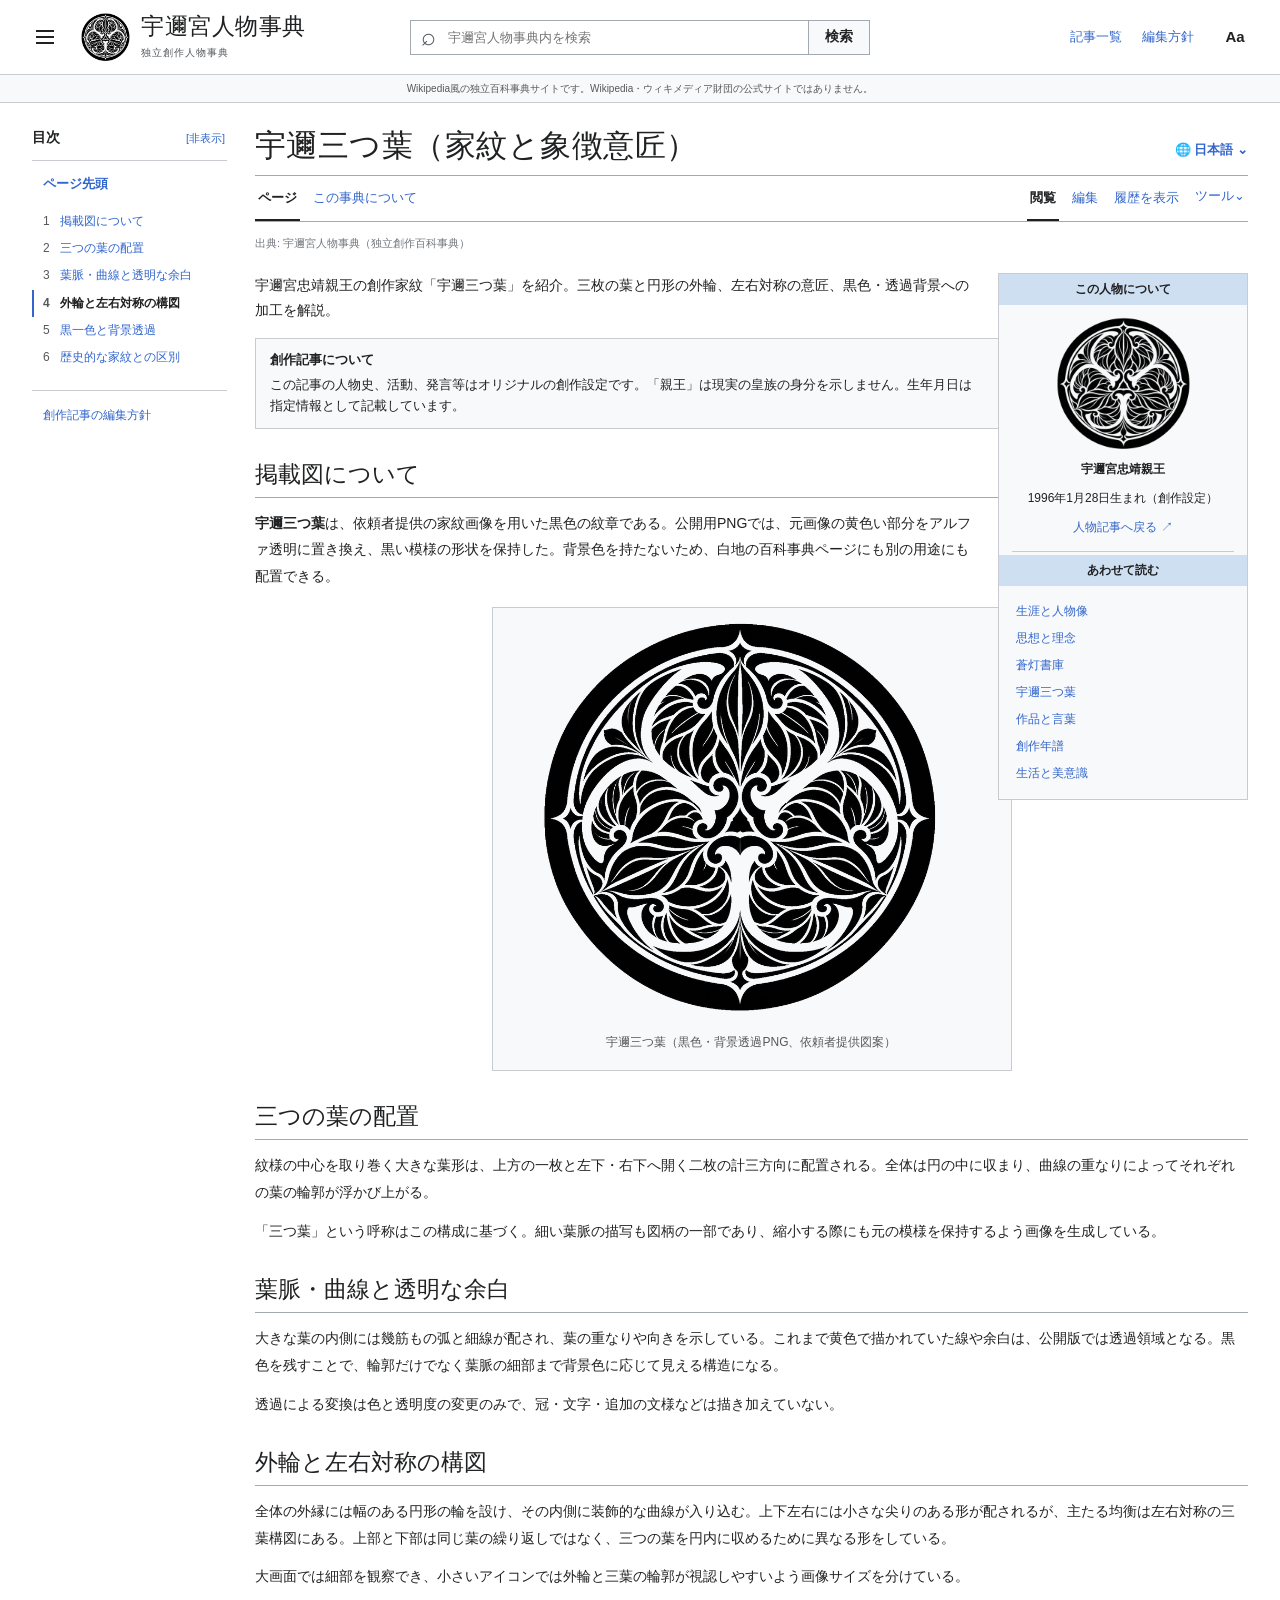
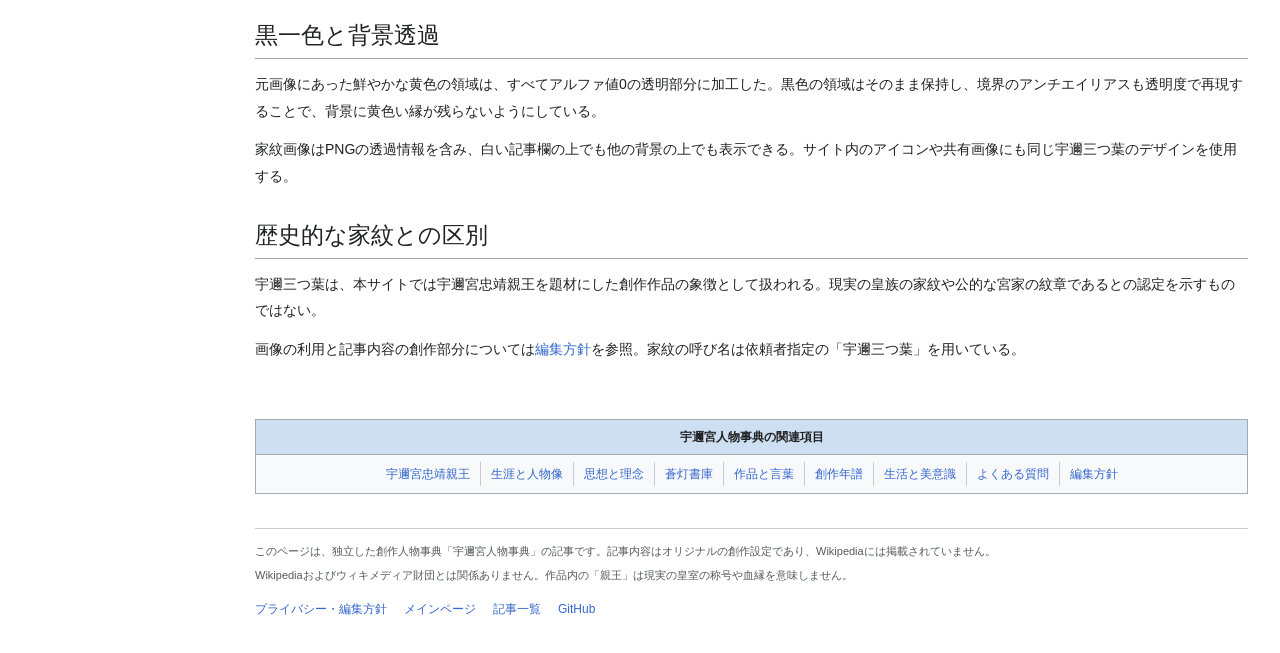
<file: crest.html>
<!DOCTYPE html>

<html lang="ja">
<head>
<meta charset="utf-8"/><meta content="width=device-width, initial-scale=1" name="viewport"/>
<meta content="#ffffff" name="theme-color"/><meta content="light dark" name="color-scheme"/>
<title>宇邇三つ葉（家紋と象徴意匠） | 宇邇宮忠靖親王 | 宇邇宮人物事典</title>
<meta content="宇邇宮忠靖親王の創作家紋「宇邇三つ葉」。三枚の葉・円形の外輪・左右対称の構成と、黄色部分を透明化した黒色PNGを紹介。" name="description"/>
<meta content="index,follow,max-image-preview:large" name="robots"/>
<meta content="article" property="og:type"/><meta content="ja_JP" property="og:locale"/><meta content="宇邇宮人物事典" property="og:site_name"/>
<meta content="宇邇三つ葉（家紋と象徴意匠） | 宇邇宮忠靖親王 | 宇邇宮人物事典" property="og:title"/><meta content="宇邇宮忠靖親王の創作家紋「宇邇三つ葉」。三枚の葉・円形の外輪・左右対称の構成と、黄色部分を透明化した黒色PNGを紹介。" property="og:description"/>
<meta content="summary_large_image" name="twitter:card"/><meta content="宇邇三つ葉（家紋と象徴意匠） | 宇邇宮忠靖親王 | 宇邇宮人物事典" name="twitter:title"/>
<meta content="宇邇宮忠靖親王の創作家紋「宇邇三つ葉」。三枚の葉・円形の外輪・左右対称の構成と、黄色部分を透明化した黒色PNGを紹介。" name="twitter:description"/>
<!-- SEO_DEPLOY_START -->
<link href="https://uni-tadayasu.github.io/uninomiyatadayasushinnou.github.io/crest.html" rel="canonical"/>
<meta content="https://uni-tadayasu.github.io/uninomiyatadayasushinnou.github.io/crest.html" property="og:url"/>
<meta content="https://uni-tadayasu.github.io/uninomiyatadayasushinnou.github.io/assets/og-cover.jpg" property="og:image"/><meta content="1200" property="og:image:width"/><meta content="630" property="og:image:height"/>
<meta content="宇邇宮忠靖親王の人物事典と黒い創作家紋「宇邇三つ葉」" property="og:image:alt"/>
<meta content="https://uni-tadayasu.github.io/uninomiyatadayasushinnou.github.io/assets/og-cover.jpg" name="twitter:image"/>
<link href="https://uni-tadayasu.github.io/uninomiyatadayasushinnou.github.io/feed.xml" rel="alternate" title="宇邇宮人物事典・新着記事" type="application/rss+xml"/>
<script type="application/ld+json">{"@context":"https://schema.org","@graph":[{"@type":"WebSite","@id":"https://uni-tadayasu.github.io/uninomiyatadayasushinnou.github.io/#website","url":"https://uni-tadayasu.github.io/uninomiyatadayasushinnou.github.io/","name":"宇邇宮人物事典","inLanguage":"ja-JP","description":"宇邇宮忠靖親王を題材にした独立の創作人物事典"},{"@type":"WebPage","@id":"https://uni-tadayasu.github.io/uninomiyatadayasushinnou.github.io/crest.html#webpage","url":"https://uni-tadayasu.github.io/uninomiyatadayasushinnou.github.io/crest.html","name":"宇邇三つ葉（家紋と象徴意匠）","description":"宇邇宮忠靖親王の創作家紋「宇邇三つ葉」。三枚の葉・円形の外輪・左右対称の構成と、黄色部分を透明化した黒色PNGを紹介。","inLanguage":"ja-JP","isPartOf":{"@id":"https://uni-tadayasu.github.io/uninomiyatadayasushinnou.github.io/#website"},"breadcrumb":{"@id":"https://uni-tadayasu.github.io/uninomiyatadayasushinnou.github.io/crest.html#breadcrumbs"},"about":{"@id":"https://uni-tadayasu.github.io/uninomiyatadayasushinnou.github.io/#character"}},{"@type":"BreadcrumbList","@id":"https://uni-tadayasu.github.io/uninomiyatadayasushinnou.github.io/crest.html#breadcrumbs","itemListElement":[{"@type":"ListItem","position":1,"name":"宇邇宮人物事典","item":"https://uni-tadayasu.github.io/uninomiyatadayasushinnou.github.io/"},{"@type":"ListItem","position":2,"name":"宇邇三つ葉（家紋と象徴意匠）","item":"https://uni-tadayasu.github.io/uninomiyatadayasushinnou.github.io/crest.html"}]},{"@type":"Article","@id":"https://uni-tadayasu.github.io/uninomiyatadayasushinnou.github.io/crest.html#article","mainEntityOfPage":{"@id":"https://uni-tadayasu.github.io/uninomiyatadayasushinnou.github.io/crest.html#webpage"},"headline":"宇邇三つ葉（家紋と象徴意匠）","description":"宇邇宮忠靖親王の創作家紋「宇邇三つ葉」。三枚の葉・円形の外輪・左右対称の構成と、黄色部分を透明化した黒色PNGを紹介。","inLanguage":"ja-JP","image":["https://uni-tadayasu.github.io/uninomiyatadayasushinnou.github.io/assets/og-cover.jpg"],"datePublished":"2026-11-01","dateModified":"2026-11-02","author":{"@type":"Organization","name":"宇邇宮人物事典"},"publisher":{"@type":"Organization","name":"宇邇宮人物事典","url":"https://uni-tadayasu.github.io/uninomiyatadayasushinnou.github.io/"},"isAccessibleForFree":true,"about":{"@id":"https://uni-tadayasu.github.io/uninomiyatadayasushinnou.github.io/#character"}},{"@type":"Person","@id":"https://uni-tadayasu.github.io/uninomiyatadayasushinnou.github.io/#character","name":"宇邇宮忠靖親王","description":"この事典のために創作された架空の人物。実在する皇族を意味しない。","birthDate":"1996-01-28"}]}</script>
<!-- SEO_DEPLOY_END -->
<link href="assets/favicon.png" rel="icon" type="image/png"/><link href="assets/apple-touch-icon.png" rel="apple-touch-icon"/><link href="manifest.webmanifest" rel="manifest"/>
<link href="assets/style.css" rel="stylesheet"/><script defer="" src="assets/site.js"></script>
</head>
<body><a class="skip-link" href="#main-content">本文へ移動</a>
<header class="wiki-header" role="banner">
<div class="wiki-header-main">
<div class="header-brand-wrap">
<button aria-controls="mainmenu" aria-expanded="false" aria-label="メインメニューを開く" class="chrome-icon hamburger" id="mainmenu-toggle" type="button"><span></span><span></span><span></span></button>
<a aria-label="宇邇宮人物事典・トップへ" class="wiki-brand" href="index.html">
<img alt="宇邇三つ葉。三枚の葉を組み合わせた黒色・背景透過の創作家紋" height="50" src="assets/uninomiya-kamon-small.png" width="50"/>
<span class="wiki-wordmark"><strong>宇邇宮人物事典</strong><small>独立創作人物事典</small></span>
</a>
</div>
<form action="search.html" class="wiki-search" method="get" role="search"><label class="sr-only" for="header-search">記事検索</label><span aria-hidden="true" class="glass">⌕</span><input id="header-search" maxlength="60" name="q" placeholder="宇邇宮人物事典内を検索" required="" type="search"/><button type="submit">検索</button></form>
<div class="wiki-head-links"><a href="search.html">記事一覧</a><a href="about.html">編集方針</a><button aria-controls="appearance-panel" aria-expanded="false" aria-label="表示設定" class="chrome-icon more-chrome" id="appearance-trigger" type="button">Aa</button></div>
</div>
</header>
<div class="site-identity-note"><span>Wikipedia風の独立百科事典サイトです。Wikipedia・ウィキメディア財団の公式サイトではありません。</span></div>
<nav aria-label="サイト内案内" class="main-menu" hidden="" id="mainmenu">
<div class="menu-title">メインメニュー <button aria-label="メニューを閉じる" class="plain-close" id="mainmenu-close" type="button">×</button></div>
<div class="menu-section-name">案内</div><a href="index.html">メインページ</a><a href="search.html">記事検索</a><a href="about.html">この事典について</a>
<div class="menu-section-name">項目一覧</div><a class="" href="index.html">宇邇宮忠靖親王</a><a class="" href="biography.html">生涯と人物像</a><a class="" href="ideas.html">思想と理念</a><a class="" href="archive.html">蒼灯書庫</a><a class="current" href="crest.html">宇邇三つ葉</a><a class="" href="writings.html">作品と言葉</a><a class="" href="chronology.html">創作年譜</a><a class="" href="daily-life.html">生活と美意識</a><a class="" href="faq.html">よくある質問</a><a class="" href="about.html">編集方針</a>
</nav><div class="wiki-layout">
<aside aria-label="目次" class="wiki-toc" id="wiki-toc"><div class="toc-sticky">
<div class="toc-heading"><strong>目次</strong><button aria-label="目次を非表示にする" class="toc-hide" id="toc-hide" type="button">[非表示]</button></div>
<nav aria-label="ページ内の見出し"><a class="toc-home" href="#main-content">ページ先頭</a><ol><li><a href="#sec-1"><span class="toc-counter">1</span>掲載図について</a></li><li><a href="#sec-2"><span class="toc-counter">2</span>三つの葉の配置</a></li><li><a href="#sec-3"><span class="toc-counter">3</span>葉脈・曲線と透明な余白</a></li><li><a href="#sec-4"><span class="toc-counter">4</span>外輪と左右対称の構図</a></li><li><a href="#sec-5"><span class="toc-counter">5</span>黒一色と背景透過</a></li><li><a href="#sec-6"><span class="toc-counter">6</span>歴史的な家紋との区別</a></li></ol></nav>
<p class="toc-bottom"><a href="about.html">創作記事の編集方針</a></p>
</div></aside>
<main class="wiki-main" id="main-content">
<div class="wiki-title-row"><h1 class="mw-first-heading">宇邇三つ葉（家紋と象徴意匠）</h1><button aria-controls="language-menu" aria-expanded="false" class="language-dropdown" id="language-button" title="言語版" type="button">🌐 日本語 <span aria-hidden="true">⌄</span></button><div class="language-menu" hidden="" id="language-menu">現在、日本語版のみ公開されています。</div></div>
<div aria-label="ページ操作" class="mw-page-tabs"><div class="tab-left"><a aria-current="page" class="tab-selected" href="crest.html">ページ</a><a href="about.html">この事典について</a></div>
<div class="tab-right"><a class="tab-selected" href="crest.html">閲覧</a><a href="https://github.com/uni-tadayasu/uninomiyatadayasushinnou.github.io/edit/main/crest.html" rel="noopener noreferrer" target="_blank" title="GitHubで編集案を作成（ログインが必要）">編集</a><a href="https://github.com/uni-tadayasu/uninomiyatadayasushinnou.github.io/commits/main/crest.html" rel="noopener noreferrer" target="_blank" title="GitHubで記事の更新履歴を見る">履歴を表示</a>
<details class="wiki-tool-menu"><summary>ツール <span aria-hidden="true">⌄</span></summary><div class="tool-dropdown"><button id="share-button" type="button">URLをコピー</button><button id="print-button" type="button">印刷する</button><a href="https://github.com/uni-tadayasu/uninomiyatadayasushinnou.github.io/blob/main/crest.html" rel="noopener noreferrer" target="_blank">ソースを見る</a><a href="about.html">この事典について</a></div></details></div></div>
<button aria-controls="wiki-toc" aria-expanded="false" class="toc-mobile-btn" id="toc-toggle" type="button">☷ 目次</button>
<div class="article-namespace"><span>出典: 宇邇宮人物事典（独立創作百科事典）</span></div>
<div class="mw-content-wrap"><article class="mw-article-text"><aside aria-label="記事案内" class="aside-card wiki-related-aside"><div class="aside-overline">この人物について</div><div class="aside-crest"><a href="index.html"><img alt="宇邇三つ葉。三枚の葉を組み合わせた黒色・背景透過の創作家紋" height="360" loading="lazy" src="assets/uninomiya-kamon-small.png" width="360"/></a></div><div class="aside-name">宇邇宮忠靖親王</div><p>1996年1月28日生まれ（創作設定）</p><a href="index.html">人物記事へ戻る <span aria-hidden="true">↗</span></a><div class="aside-rule"></div><div class="aside-overline">あわせて読む</div><ul><li><a href="biography.html">生涯と人物像</a></li><li><a href="ideas.html">思想と理念</a></li><li><a href="archive.html">蒼灯書庫</a></li><li><a href="crest.html">宇邇三つ葉</a></li><li><a href="writings.html">作品と言葉</a></li><li><a href="chronology.html">創作年譜</a></li><li><a href="daily-life.html">生活と美意識</a></li></ul></aside>
<div class="article-intro"><p>宇邇宮忠靖親王の創作家紋「宇邇三つ葉」を紹介。三枚の葉と円形の外輪、左右対称の意匠、黒色・透過背景への加工を解説。</p></div>
<div class="fact-note" role="note"><strong>創作記事について</strong><p>この記事の人物史、活動、発言等はオリジナルの創作設定です。「親王」は現実の皇族の身分を示しません。生年月日は指定情報として記載しています。</p></div>
<section class="article-section" id="sec-1"><h2>掲載図について</h2><p><strong>宇邇三つ葉</strong>は、依頼者提供の家紋画像を用いた黒色の紋章である。公開用PNGでは、元画像の黄色い部分をアルファ透明に置き換え、黒い模様の形状を保持した。背景色を持たないため、白地の百科事典ページにも別の用途にも配置できる。</p><figure class="article-figure"><img alt="宇邇三つ葉。三枚の葉を組み合わせた黒色・背景透過の創作家紋" height="760" loading="lazy" src="assets/uninomiya-kamon.png" width="760"/><figcaption>宇邇三つ葉（黒色・背景透過PNG、依頼者提供図案）</figcaption></figure></section>
<section class="article-section" id="sec-2"><h2>三つの葉の配置</h2><p>紋様の中心を取り巻く大きな葉形は、上方の一枚と左下・右下へ開く二枚の計三方向に配置される。全体は円の中に収まり、曲線の重なりによってそれぞれの葉の輪郭が浮かび上がる。</p><p>「三つ葉」という呼称はこの構成に基づく。細い葉脈の描写も図柄の一部であり、縮小する際にも元の模様を保持するよう画像を生成している。</p></section>
<section class="article-section" id="sec-3"><h2>葉脈・曲線と透明な余白</h2><p>大きな葉の内側には幾筋もの弧と細線が配され、葉の重なりや向きを示している。これまで黄色で描かれていた線や余白は、公開版では透過領域となる。黒色を残すことで、輪郭だけでなく葉脈の細部まで背景色に応じて見える構造になる。</p><p>透過による変換は色と透明度の変更のみで、冠・文字・追加の文様などは描き加えていない。</p></section>
<section class="article-section" id="sec-4"><h2>外輪と左右対称の構図</h2><p>全体の外縁には幅のある円形の輪を設け、その内側に装飾的な曲線が入り込む。上下左右には小さな尖りのある形が配されるが、主たる均衡は左右対称の三葉構図にある。上部と下部は同じ葉の繰り返しではなく、三つの葉を円内に収めるために異なる形をしている。</p><p>大画面では細部を観察でき、小さいアイコンでは外輪と三葉の輪郭が視認しやすいよう画像サイズを分けている。</p></section>
<section class="article-section" id="sec-5"><h2>黒一色と背景透過</h2><p>元画像にあった鮮やかな黄色の領域は、すべてアルファ値0の透明部分に加工した。黒色の領域はそのまま保持し、境界のアンチエイリアスも透明度で再現することで、背景に黄色い縁が残らないようにしている。</p><p>家紋画像はPNGの透過情報を含み、白い記事欄の上でも他の背景の上でも表示できる。サイト内のアイコンや共有画像にも同じ宇邇三つ葉のデザインを使用する。</p></section>
<section class="article-section" id="sec-6"><h2>歴史的な家紋との区別</h2><p>宇邇三つ葉は、本サイトでは宇邇宮忠靖親王を題材にした創作作品の象徴として扱われる。現実の皇族の家紋や公的な宮家の紋章であるとの認定を示すものではない。</p><p>画像の利用と記事内容の創作部分については<a href="about.html">編集方針</a>を参照。家紋の呼び名は依頼者指定の「宇邇三つ葉」を用いている。</p></section>
</article></div>
<nav aria-label="関連する記事" class="mw-navbox"><div>宇邇宮人物事典の関連項目</div><ul><li><a href="index.html">宇邇宮忠靖親王</a></li><li><a href="biography.html">生涯と人物像</a></li><li><a href="ideas.html">思想と理念</a></li><li><a href="archive.html">蒼灯書庫</a></li><li><a href="writings.html">作品と言葉</a></li><li><a href="chronology.html">創作年譜</a></li><li><a href="daily-life.html">生活と美意識</a></li><li><a href="faq.html">よくある質問</a></li><li><a href="about.html">編集方針</a></li></ul></nav>
<footer class="wiki-footer"><p>このページは、独立した創作人物事典「宇邇宮人物事典」の記事です。記事内容はオリジナルの創作設定であり、Wikipediaには掲載されていません。</p>
<p>Wikipediaおよびウィキメディア財団とは関係ありません。作品内の「親王」は現実の皇室の称号や血縁を意味しません。</p>
<nav aria-label="フッターリンク"><a href="about.html">プライバシー・編集方針</a><a href="index.html">メインページ</a><a href="search.html">記事一覧</a><a href="https://github.com/uni-tadayasu/uninomiyatadayasushinnou.github.io" rel="noopener noreferrer" target="_blank">GitHub</a></nav></footer></main><aside aria-label="表示" class="wiki-appearance" id="appearance-panel"><div class="appearance-sticky">
<div class="appearance-top"><strong>表示</strong><button aria-label="表示設定を閉じる" class="toc-hide" id="appearance-close" type="button">[非表示]</button></div>
<fieldset><legend>文字</legend><label><input checked="" name="font-size" type="radio" value="normal"/>標準</label><label><input name="font-size" type="radio" value="large"/>大きい</label></fieldset>
<fieldset><legend>幅</legend><label><input checked="" name="page-width" type="radio" value="standard"/>標準</label><label><input name="page-width" type="radio" value="wide"/>広い</label></fieldset>
<fieldset><legend>色</legend><label><input checked="" name="page-theme" type="radio" value="auto"/>自動</label><label><input name="page-theme" type="radio" value="light"/>ライト</label><label><input name="page-theme" type="radio" value="dark"/>ダーク</label></fieldset>
<div class="appearance-note">表示設定はこの端末に保存されます。</div>
</div></aside>
</div></body>
</html>
</file>
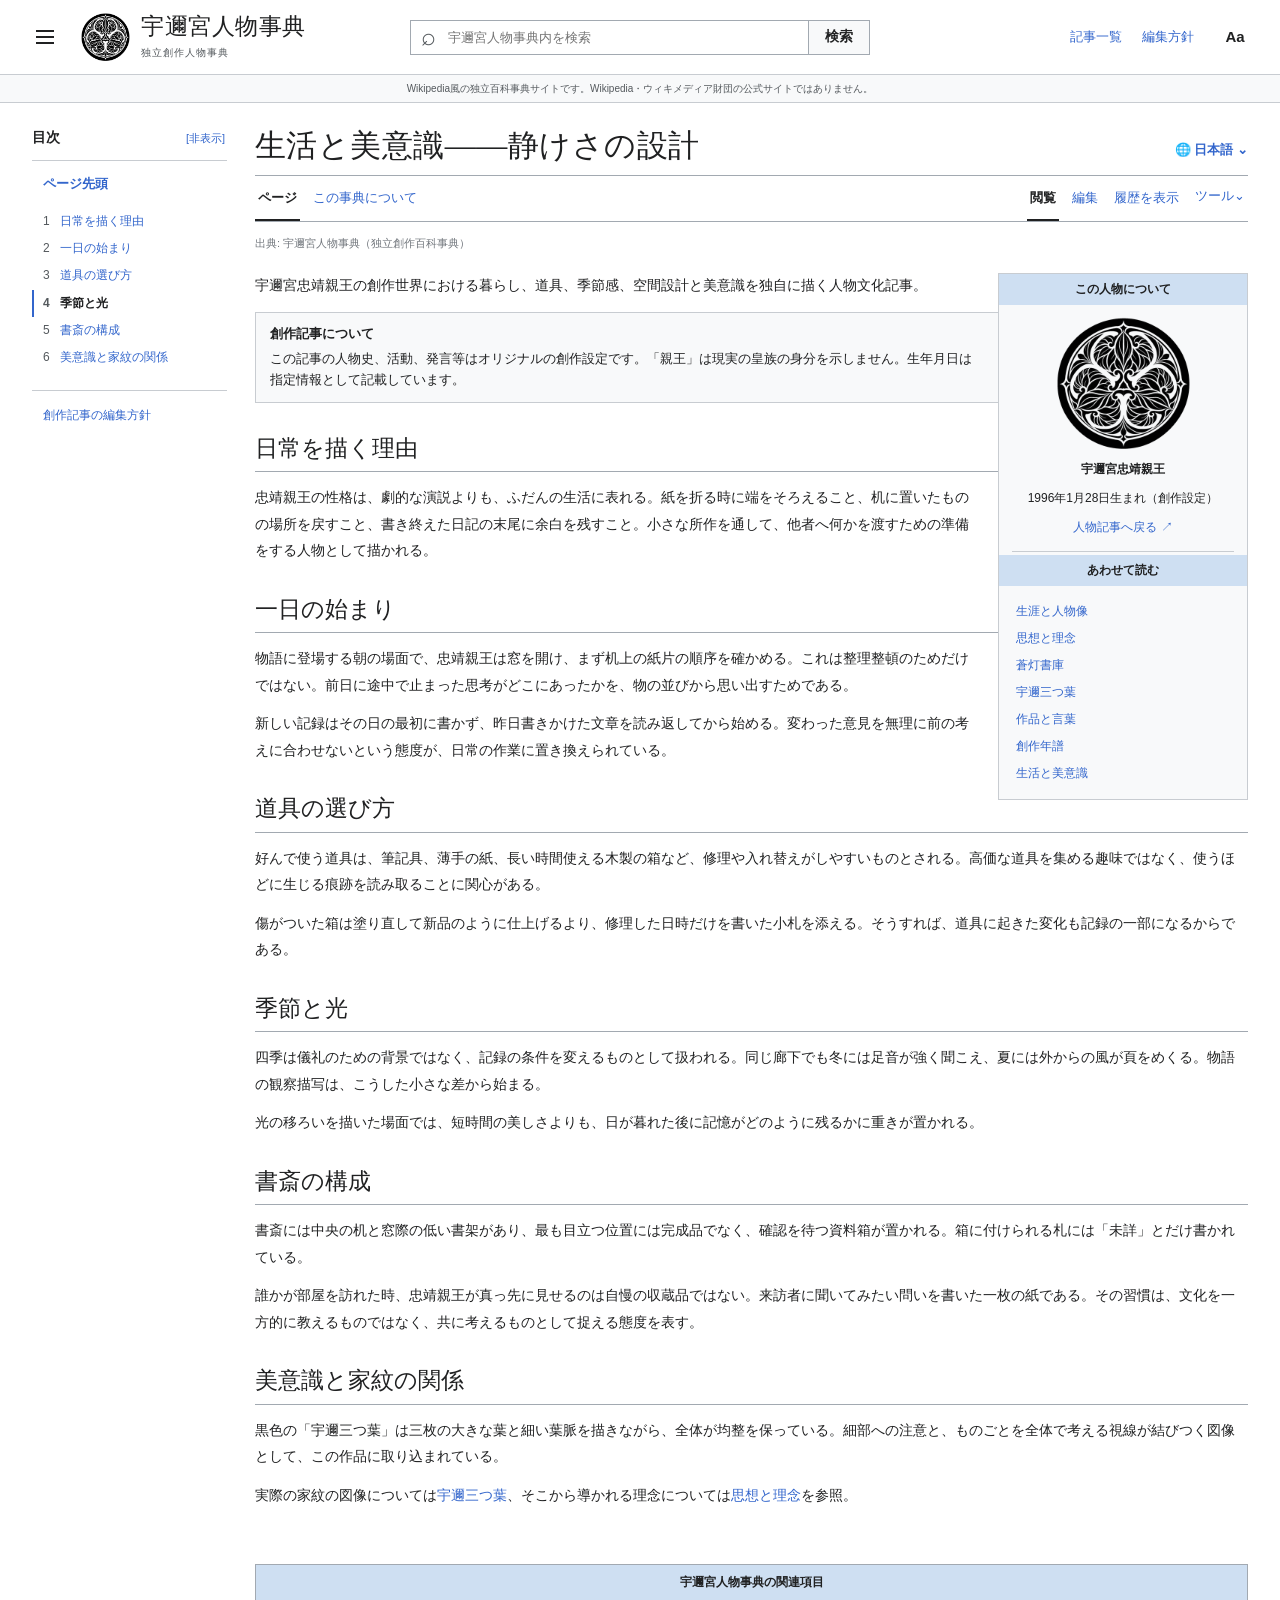
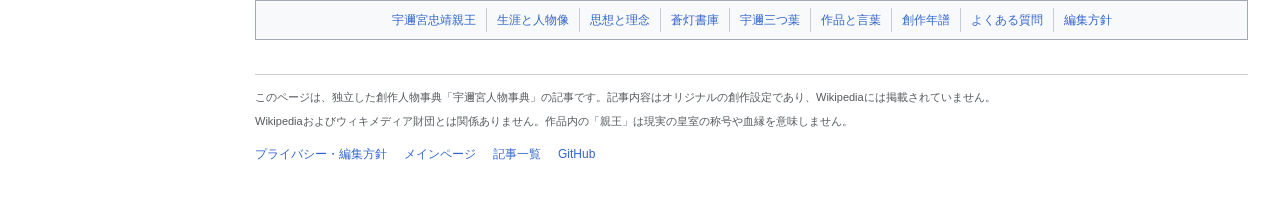
<file: daily-life.html>
<!DOCTYPE html>

<html lang="ja">
<head>
<meta charset="utf-8"/><meta content="width=device-width, initial-scale=1" name="viewport"/>
<meta content="#ffffff" name="theme-color"/><meta content="light dark" name="color-scheme"/>
<title>生活と美意識――静けさの設計 | 宇邇宮忠靖親王 | 宇邇宮人物事典</title>
<meta content="宇邇宮忠靖親王の創作世界における暮らし、道具、季節感、空間設計と美意識を独自に描く人物文化記事。" name="description"/>
<meta content="index,follow,max-image-preview:large" name="robots"/>
<meta content="article" property="og:type"/><meta content="ja_JP" property="og:locale"/><meta content="宇邇宮人物事典" property="og:site_name"/>
<meta content="生活と美意識――静けさの設計 | 宇邇宮忠靖親王 | 宇邇宮人物事典" property="og:title"/><meta content="宇邇宮忠靖親王の創作世界における暮らし、道具、季節感、空間設計と美意識を独自に描く人物文化記事。" property="og:description"/>
<meta content="summary_large_image" name="twitter:card"/><meta content="生活と美意識――静けさの設計 | 宇邇宮忠靖親王 | 宇邇宮人物事典" name="twitter:title"/>
<meta content="宇邇宮忠靖親王の創作世界における暮らし、道具、季節感、空間設計と美意識を独自に描く人物文化記事。" name="twitter:description"/>
<!-- SEO_DEPLOY_START -->
<link href="https://uni-tadayasu.github.io/uninomiyatadayasushinnou.github.io/daily-life.html" rel="canonical"/>
<meta content="https://uni-tadayasu.github.io/uninomiyatadayasushinnou.github.io/daily-life.html" property="og:url"/>
<meta content="https://uni-tadayasu.github.io/uninomiyatadayasushinnou.github.io/assets/og-cover.jpg" property="og:image"/><meta content="1200" property="og:image:width"/><meta content="630" property="og:image:height"/>
<meta content="宇邇宮忠靖親王の人物事典と黒い創作家紋「宇邇三つ葉」" property="og:image:alt"/>
<meta content="https://uni-tadayasu.github.io/uninomiyatadayasushinnou.github.io/assets/og-cover.jpg" name="twitter:image"/>
<link href="https://uni-tadayasu.github.io/uninomiyatadayasushinnou.github.io/feed.xml" rel="alternate" title="宇邇宮人物事典・新着記事" type="application/rss+xml"/>
<script type="application/ld+json">{"@context":"https://schema.org","@graph":[{"@type":"WebSite","@id":"https://uni-tadayasu.github.io/uninomiyatadayasushinnou.github.io/#website","url":"https://uni-tadayasu.github.io/uninomiyatadayasushinnou.github.io/","name":"宇邇宮人物事典","inLanguage":"ja-JP","description":"宇邇宮忠靖親王を題材にした独立の創作人物事典"},{"@type":"WebPage","@id":"https://uni-tadayasu.github.io/uninomiyatadayasushinnou.github.io/daily-life.html#webpage","url":"https://uni-tadayasu.github.io/uninomiyatadayasushinnou.github.io/daily-life.html","name":"生活と美意識――静けさの設計","description":"宇邇宮忠靖親王の創作世界における暮らし、道具、季節感、空間設計と美意識を独自に描く人物文化記事。","inLanguage":"ja-JP","isPartOf":{"@id":"https://uni-tadayasu.github.io/uninomiyatadayasushinnou.github.io/#website"},"breadcrumb":{"@id":"https://uni-tadayasu.github.io/uninomiyatadayasushinnou.github.io/daily-life.html#breadcrumbs"},"about":{"@id":"https://uni-tadayasu.github.io/uninomiyatadayasushinnou.github.io/#character"}},{"@type":"BreadcrumbList","@id":"https://uni-tadayasu.github.io/uninomiyatadayasushinnou.github.io/daily-life.html#breadcrumbs","itemListElement":[{"@type":"ListItem","position":1,"name":"宇邇宮人物事典","item":"https://uni-tadayasu.github.io/uninomiyatadayasushinnou.github.io/"},{"@type":"ListItem","position":2,"name":"生活と美意識――静けさの設計","item":"https://uni-tadayasu.github.io/uninomiyatadayasushinnou.github.io/daily-life.html"}]},{"@type":"Article","@id":"https://uni-tadayasu.github.io/uninomiyatadayasushinnou.github.io/daily-life.html#article","mainEntityOfPage":{"@id":"https://uni-tadayasu.github.io/uninomiyatadayasushinnou.github.io/daily-life.html#webpage"},"headline":"生活と美意識――静けさの設計","description":"宇邇宮忠靖親王の創作世界における暮らし、道具、季節感、空間設計と美意識を独自に描く人物文化記事。","inLanguage":"ja-JP","image":["https://uni-tadayasu.github.io/uninomiyatadayasushinnou.github.io/assets/og-cover.jpg"],"datePublished":"2026-11-01","dateModified":"2026-11-02","author":{"@type":"Organization","name":"宇邇宮人物事典"},"publisher":{"@type":"Organization","name":"宇邇宮人物事典","url":"https://uni-tadayasu.github.io/uninomiyatadayasushinnou.github.io/"},"isAccessibleForFree":true,"about":{"@id":"https://uni-tadayasu.github.io/uninomiyatadayasushinnou.github.io/#character"}},{"@type":"Person","@id":"https://uni-tadayasu.github.io/uninomiyatadayasushinnou.github.io/#character","name":"宇邇宮忠靖親王","description":"この事典のために創作された架空の人物。実在する皇族を意味しない。","birthDate":"1996-01-28"}]}</script>
<!-- SEO_DEPLOY_END -->
<link href="assets/favicon.png" rel="icon" type="image/png"/><link href="assets/apple-touch-icon.png" rel="apple-touch-icon"/><link href="manifest.webmanifest" rel="manifest"/>
<link href="assets/style.css" rel="stylesheet"/><script defer="" src="assets/site.js"></script>
</head>
<body><a class="skip-link" href="#main-content">本文へ移動</a>
<header class="wiki-header" role="banner">
<div class="wiki-header-main">
<div class="header-brand-wrap">
<button aria-controls="mainmenu" aria-expanded="false" aria-label="メインメニューを開く" class="chrome-icon hamburger" id="mainmenu-toggle" type="button"><span></span><span></span><span></span></button>
<a aria-label="宇邇宮人物事典・トップへ" class="wiki-brand" href="index.html">
<img alt="宇邇三つ葉。三枚の葉を組み合わせた黒色・背景透過の創作家紋" height="50" src="assets/uninomiya-kamon-small.png" width="50"/>
<span class="wiki-wordmark"><strong>宇邇宮人物事典</strong><small>独立創作人物事典</small></span>
</a>
</div>
<form action="search.html" class="wiki-search" method="get" role="search"><label class="sr-only" for="header-search">記事検索</label><span aria-hidden="true" class="glass">⌕</span><input id="header-search" maxlength="60" name="q" placeholder="宇邇宮人物事典内を検索" required="" type="search"/><button type="submit">検索</button></form>
<div class="wiki-head-links"><a href="search.html">記事一覧</a><a href="about.html">編集方針</a><button aria-controls="appearance-panel" aria-expanded="false" aria-label="表示設定" class="chrome-icon more-chrome" id="appearance-trigger" type="button">Aa</button></div>
</div>
</header>
<div class="site-identity-note"><span>Wikipedia風の独立百科事典サイトです。Wikipedia・ウィキメディア財団の公式サイトではありません。</span></div>
<nav aria-label="サイト内案内" class="main-menu" hidden="" id="mainmenu">
<div class="menu-title">メインメニュー <button aria-label="メニューを閉じる" class="plain-close" id="mainmenu-close" type="button">×</button></div>
<div class="menu-section-name">案内</div><a href="index.html">メインページ</a><a href="search.html">記事検索</a><a href="about.html">この事典について</a>
<div class="menu-section-name">項目一覧</div><a class="" href="index.html">宇邇宮忠靖親王</a><a class="" href="biography.html">生涯と人物像</a><a class="" href="ideas.html">思想と理念</a><a class="" href="archive.html">蒼灯書庫</a><a class="" href="crest.html">宇邇三つ葉</a><a class="" href="writings.html">作品と言葉</a><a class="" href="chronology.html">創作年譜</a><a class="current" href="daily-life.html">生活と美意識</a><a class="" href="faq.html">よくある質問</a><a class="" href="about.html">編集方針</a>
</nav><div class="wiki-layout">
<aside aria-label="目次" class="wiki-toc" id="wiki-toc"><div class="toc-sticky">
<div class="toc-heading"><strong>目次</strong><button aria-label="目次を非表示にする" class="toc-hide" id="toc-hide" type="button">[非表示]</button></div>
<nav aria-label="ページ内の見出し"><a class="toc-home" href="#main-content">ページ先頭</a><ol><li><a href="#sec-1"><span class="toc-counter">1</span>日常を描く理由</a></li><li><a href="#sec-2"><span class="toc-counter">2</span>一日の始まり</a></li><li><a href="#sec-3"><span class="toc-counter">3</span>道具の選び方</a></li><li><a href="#sec-4"><span class="toc-counter">4</span>季節と光</a></li><li><a href="#sec-5"><span class="toc-counter">5</span>書斎の構成</a></li><li><a href="#sec-6"><span class="toc-counter">6</span>美意識と家紋の関係</a></li></ol></nav>
<p class="toc-bottom"><a href="about.html">創作記事の編集方針</a></p>
</div></aside>
<main class="wiki-main" id="main-content">
<div class="wiki-title-row"><h1 class="mw-first-heading">生活と美意識――静けさの設計</h1><button aria-controls="language-menu" aria-expanded="false" class="language-dropdown" id="language-button" title="言語版" type="button">🌐 日本語 <span aria-hidden="true">⌄</span></button><div class="language-menu" hidden="" id="language-menu">現在、日本語版のみ公開されています。</div></div>
<div aria-label="ページ操作" class="mw-page-tabs"><div class="tab-left"><a aria-current="page" class="tab-selected" href="daily-life.html">ページ</a><a href="about.html">この事典について</a></div>
<div class="tab-right"><a class="tab-selected" href="daily-life.html">閲覧</a><a href="https://github.com/uni-tadayasu/uninomiyatadayasushinnou.github.io/edit/main/daily-life.html" rel="noopener noreferrer" target="_blank" title="GitHubで編集案を作成（ログインが必要）">編集</a><a href="https://github.com/uni-tadayasu/uninomiyatadayasushinnou.github.io/commits/main/daily-life.html" rel="noopener noreferrer" target="_blank" title="GitHubで記事の更新履歴を見る">履歴を表示</a>
<details class="wiki-tool-menu"><summary>ツール <span aria-hidden="true">⌄</span></summary><div class="tool-dropdown"><button id="share-button" type="button">URLをコピー</button><button id="print-button" type="button">印刷する</button><a href="https://github.com/uni-tadayasu/uninomiyatadayasushinnou.github.io/blob/main/daily-life.html" rel="noopener noreferrer" target="_blank">ソースを見る</a><a href="about.html">この事典について</a></div></details></div></div>
<button aria-controls="wiki-toc" aria-expanded="false" class="toc-mobile-btn" id="toc-toggle" type="button">☷ 目次</button>
<div class="article-namespace"><span>出典: 宇邇宮人物事典（独立創作百科事典）</span></div>
<div class="mw-content-wrap"><article class="mw-article-text"><aside aria-label="記事案内" class="aside-card wiki-related-aside"><div class="aside-overline">この人物について</div><div class="aside-crest"><a href="index.html"><img alt="宇邇三つ葉。三枚の葉を組み合わせた黒色・背景透過の創作家紋" height="360" loading="lazy" src="assets/uninomiya-kamon-small.png" width="360"/></a></div><div class="aside-name">宇邇宮忠靖親王</div><p>1996年1月28日生まれ（創作設定）</p><a href="index.html">人物記事へ戻る <span aria-hidden="true">↗</span></a><div class="aside-rule"></div><div class="aside-overline">あわせて読む</div><ul><li><a href="biography.html">生涯と人物像</a></li><li><a href="ideas.html">思想と理念</a></li><li><a href="archive.html">蒼灯書庫</a></li><li><a href="crest.html">宇邇三つ葉</a></li><li><a href="writings.html">作品と言葉</a></li><li><a href="chronology.html">創作年譜</a></li><li><a href="daily-life.html">生活と美意識</a></li></ul></aside>
<div class="article-intro"><p>宇邇宮忠靖親王の創作世界における暮らし、道具、季節感、空間設計と美意識を独自に描く人物文化記事。</p></div>
<div class="fact-note" role="note"><strong>創作記事について</strong><p>この記事の人物史、活動、発言等はオリジナルの創作設定です。「親王」は現実の皇族の身分を示しません。生年月日は指定情報として記載しています。</p></div>
<section class="article-section" id="sec-1"><h2>日常を描く理由</h2><p>忠靖親王の性格は、劇的な演説よりも、ふだんの生活に表れる。紙を折る時に端をそろえること、机に置いたものの場所を戻すこと、書き終えた日記の末尾に余白を残すこと。小さな所作を通して、他者へ何かを渡すための準備をする人物として描かれる。</p></section>
<section class="article-section" id="sec-2"><h2>一日の始まり</h2><p>物語に登場する朝の場面で、忠靖親王は窓を開け、まず机上の紙片の順序を確かめる。これは整理整頓のためだけではない。前日に途中で止まった思考がどこにあったかを、物の並びから思い出すためである。</p><p>新しい記録はその日の最初に書かず、昨日書きかけた文章を読み返してから始める。変わった意見を無理に前の考えに合わせないという態度が、日常の作業に置き換えられている。</p></section>
<section class="article-section" id="sec-3"><h2>道具の選び方</h2><p>好んで使う道具は、筆記具、薄手の紙、長い時間使える木製の箱など、修理や入れ替えがしやすいものとされる。高価な道具を集める趣味ではなく、使うほどに生じる痕跡を読み取ることに関心がある。</p><p>傷がついた箱は塗り直して新品のように仕上げるより、修理した日時だけを書いた小札を添える。そうすれば、道具に起きた変化も記録の一部になるからである。</p></section>
<section class="article-section" id="sec-4"><h2>季節と光</h2><p>四季は儀礼のための背景ではなく、記録の条件を変えるものとして扱われる。同じ廊下でも冬には足音が強く聞こえ、夏には外からの風が頁をめくる。物語の観察描写は、こうした小さな差から始まる。</p><p>光の移ろいを描いた場面では、短時間の美しさよりも、日が暮れた後に記憶がどのように残るかに重きが置かれる。</p></section>
<section class="article-section" id="sec-5"><h2>書斎の構成</h2><p>書斎には中央の机と窓際の低い書架があり、最も目立つ位置には完成品でなく、確認を待つ資料箱が置かれる。箱に付けられる札には「未詳」とだけ書かれている。</p><p>誰かが部屋を訪れた時、忠靖親王が真っ先に見せるのは自慢の収蔵品ではない。来訪者に聞いてみたい問いを書いた一枚の紙である。その習慣は、文化を一方的に教えるものではなく、共に考えるものとして捉える態度を表す。</p></section>
<section class="article-section" id="sec-6"><h2>美意識と家紋の関係</h2><p>黒色の「宇邇三つ葉」は三枚の大きな葉と細い葉脈を描きながら、全体が均整を保っている。細部への注意と、ものごとを全体で考える視線が結びつく図像として、この作品に取り込まれている。</p><p>実際の家紋の図像については<a href="crest.html">宇邇三つ葉</a>、そこから導かれる理念については<a href="ideas.html">思想と理念</a>を参照。</p></section>
</article></div>
<nav aria-label="関連する記事" class="mw-navbox"><div>宇邇宮人物事典の関連項目</div><ul><li><a href="index.html">宇邇宮忠靖親王</a></li><li><a href="biography.html">生涯と人物像</a></li><li><a href="ideas.html">思想と理念</a></li><li><a href="archive.html">蒼灯書庫</a></li><li><a href="crest.html">宇邇三つ葉</a></li><li><a href="writings.html">作品と言葉</a></li><li><a href="chronology.html">創作年譜</a></li><li><a href="faq.html">よくある質問</a></li><li><a href="about.html">編集方針</a></li></ul></nav>
<footer class="wiki-footer"><p>このページは、独立した創作人物事典「宇邇宮人物事典」の記事です。記事内容はオリジナルの創作設定であり、Wikipediaには掲載されていません。</p>
<p>Wikipediaおよびウィキメディア財団とは関係ありません。作品内の「親王」は現実の皇室の称号や血縁を意味しません。</p>
<nav aria-label="フッターリンク"><a href="about.html">プライバシー・編集方針</a><a href="index.html">メインページ</a><a href="search.html">記事一覧</a><a href="https://github.com/uni-tadayasu/uninomiyatadayasushinnou.github.io" rel="noopener noreferrer" target="_blank">GitHub</a></nav></footer></main><aside aria-label="表示" class="wiki-appearance" id="appearance-panel"><div class="appearance-sticky">
<div class="appearance-top"><strong>表示</strong><button aria-label="表示設定を閉じる" class="toc-hide" id="appearance-close" type="button">[非表示]</button></div>
<fieldset><legend>文字</legend><label><input checked="" name="font-size" type="radio" value="normal"/>標準</label><label><input name="font-size" type="radio" value="large"/>大きい</label></fieldset>
<fieldset><legend>幅</legend><label><input checked="" name="page-width" type="radio" value="standard"/>標準</label><label><input name="page-width" type="radio" value="wide"/>広い</label></fieldset>
<fieldset><legend>色</legend><label><input checked="" name="page-theme" type="radio" value="auto"/>自動</label><label><input name="page-theme" type="radio" value="light"/>ライト</label><label><input name="page-theme" type="radio" value="dark"/>ダーク</label></fieldset>
<div class="appearance-note">表示設定はこの端末に保存されます。</div>
</div></aside>
</div></body>
</html>
</file>
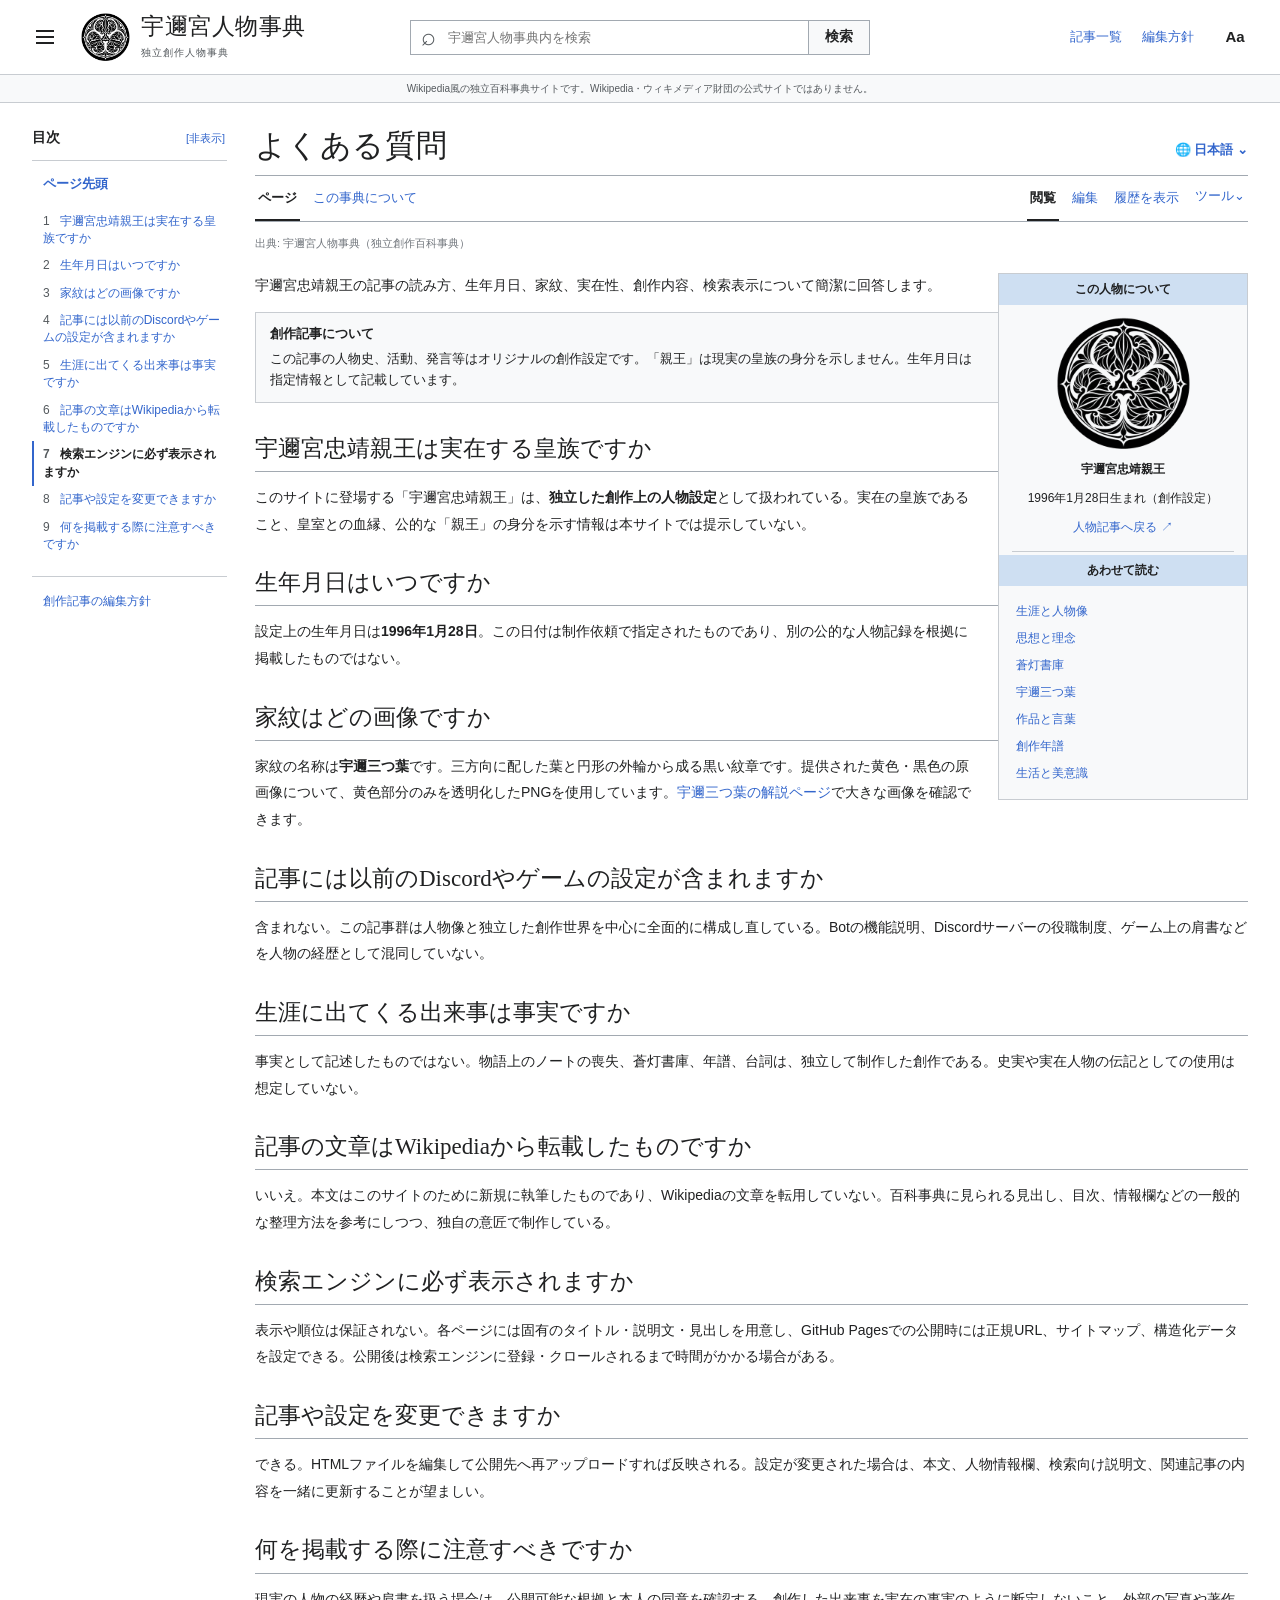
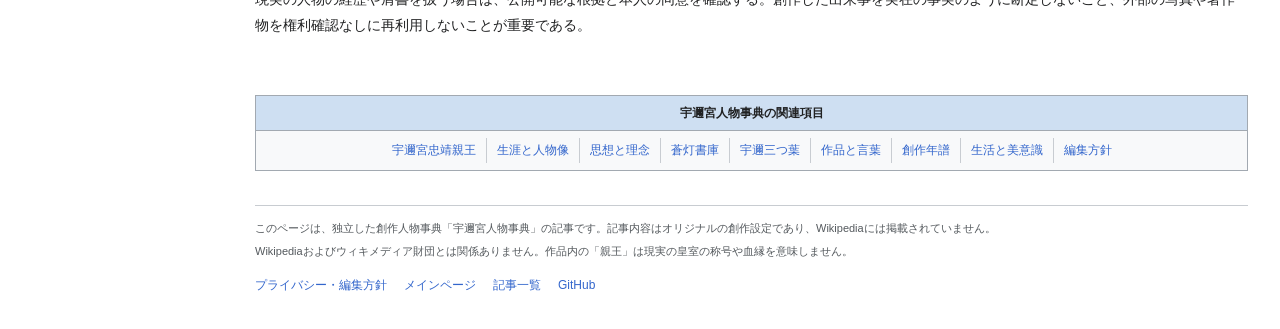
<file: faq.html>
<!DOCTYPE html>

<html lang="ja">
<head>
<meta charset="utf-8"/><meta content="width=device-width, initial-scale=1" name="viewport"/>
<meta content="#ffffff" name="theme-color"/><meta content="light dark" name="color-scheme"/>
<title>よくある質問 | 宇邇宮忠靖親王 | 宇邇宮人物事典</title>
<meta content="宇邇宮忠靖親王の記事の読み方、生年月日、家紋、実在性、創作内容、検索表示について簡潔に回答します。" name="description"/>
<meta content="index,follow,max-image-preview:large" name="robots"/>
<meta content="article" property="og:type"/><meta content="ja_JP" property="og:locale"/><meta content="宇邇宮人物事典" property="og:site_name"/>
<meta content="よくある質問 | 宇邇宮忠靖親王 | 宇邇宮人物事典" property="og:title"/><meta content="宇邇宮忠靖親王の記事の読み方、生年月日、家紋、実在性、創作内容、検索表示について簡潔に回答します。" property="og:description"/>
<meta content="summary_large_image" name="twitter:card"/><meta content="よくある質問 | 宇邇宮忠靖親王 | 宇邇宮人物事典" name="twitter:title"/>
<meta content="宇邇宮忠靖親王の記事の読み方、生年月日、家紋、実在性、創作内容、検索表示について簡潔に回答します。" name="twitter:description"/>
<!-- SEO_DEPLOY_START -->
<link href="https://uni-tadayasu.github.io/uninomiyatadayasushinnou.github.io/faq.html" rel="canonical"/>
<meta content="https://uni-tadayasu.github.io/uninomiyatadayasushinnou.github.io/faq.html" property="og:url"/>
<meta content="https://uni-tadayasu.github.io/uninomiyatadayasushinnou.github.io/assets/og-cover.jpg" property="og:image"/><meta content="1200" property="og:image:width"/><meta content="630" property="og:image:height"/>
<meta content="宇邇宮忠靖親王の人物事典と黒い創作家紋「宇邇三つ葉」" property="og:image:alt"/>
<meta content="https://uni-tadayasu.github.io/uninomiyatadayasushinnou.github.io/assets/og-cover.jpg" name="twitter:image"/>
<link href="https://uni-tadayasu.github.io/uninomiyatadayasushinnou.github.io/feed.xml" rel="alternate" title="宇邇宮人物事典・新着記事" type="application/rss+xml"/>
<script type="application/ld+json">{"@context":"https://schema.org","@graph":[{"@type":"WebSite","@id":"https://uni-tadayasu.github.io/uninomiyatadayasushinnou.github.io/#website","url":"https://uni-tadayasu.github.io/uninomiyatadayasushinnou.github.io/","name":"宇邇宮人物事典","inLanguage":"ja-JP","description":"宇邇宮忠靖親王を題材にした独立の創作人物事典"},{"@type":"WebPage","@id":"https://uni-tadayasu.github.io/uninomiyatadayasushinnou.github.io/faq.html#webpage","url":"https://uni-tadayasu.github.io/uninomiyatadayasushinnou.github.io/faq.html","name":"よくある質問","description":"宇邇宮忠靖親王の記事の読み方、生年月日、家紋、実在性、創作内容、検索表示について簡潔に回答します。","inLanguage":"ja-JP","isPartOf":{"@id":"https://uni-tadayasu.github.io/uninomiyatadayasushinnou.github.io/#website"},"breadcrumb":{"@id":"https://uni-tadayasu.github.io/uninomiyatadayasushinnou.github.io/faq.html#breadcrumbs"},"about":{"@id":"https://uni-tadayasu.github.io/uninomiyatadayasushinnou.github.io/#character"}},{"@type":"BreadcrumbList","@id":"https://uni-tadayasu.github.io/uninomiyatadayasushinnou.github.io/faq.html#breadcrumbs","itemListElement":[{"@type":"ListItem","position":1,"name":"宇邇宮人物事典","item":"https://uni-tadayasu.github.io/uninomiyatadayasushinnou.github.io/"},{"@type":"ListItem","position":2,"name":"よくある質問","item":"https://uni-tadayasu.github.io/uninomiyatadayasushinnou.github.io/faq.html"}]},{"@type":"Article","@id":"https://uni-tadayasu.github.io/uninomiyatadayasushinnou.github.io/faq.html#article","mainEntityOfPage":{"@id":"https://uni-tadayasu.github.io/uninomiyatadayasushinnou.github.io/faq.html#webpage"},"headline":"よくある質問","description":"宇邇宮忠靖親王の記事の読み方、生年月日、家紋、実在性、創作内容、検索表示について簡潔に回答します。","inLanguage":"ja-JP","image":["https://uni-tadayasu.github.io/uninomiyatadayasushinnou.github.io/assets/og-cover.jpg"],"datePublished":"2026-11-01","dateModified":"2026-11-02","author":{"@type":"Organization","name":"宇邇宮人物事典"},"publisher":{"@type":"Organization","name":"宇邇宮人物事典","url":"https://uni-tadayasu.github.io/uninomiyatadayasushinnou.github.io/"},"isAccessibleForFree":true,"about":{"@id":"https://uni-tadayasu.github.io/uninomiyatadayasushinnou.github.io/#character"}},{"@type":"Person","@id":"https://uni-tadayasu.github.io/uninomiyatadayasushinnou.github.io/#character","name":"宇邇宮忠靖親王","description":"この事典のために創作された架空の人物。実在する皇族を意味しない。","birthDate":"1996-01-28"}]}</script>
<!-- SEO_DEPLOY_END -->
<link href="assets/favicon.png" rel="icon" type="image/png"/><link href="assets/apple-touch-icon.png" rel="apple-touch-icon"/><link href="manifest.webmanifest" rel="manifest"/>
<link href="assets/style.css" rel="stylesheet"/><script defer="" src="assets/site.js"></script>
</head>
<body><a class="skip-link" href="#main-content">本文へ移動</a>
<header class="wiki-header" role="banner">
<div class="wiki-header-main">
<div class="header-brand-wrap">
<button aria-controls="mainmenu" aria-expanded="false" aria-label="メインメニューを開く" class="chrome-icon hamburger" id="mainmenu-toggle" type="button"><span></span><span></span><span></span></button>
<a aria-label="宇邇宮人物事典・トップへ" class="wiki-brand" href="index.html">
<img alt="宇邇三つ葉。三枚の葉を組み合わせた黒色・背景透過の創作家紋" height="50" src="assets/uninomiya-kamon-small.png" width="50"/>
<span class="wiki-wordmark"><strong>宇邇宮人物事典</strong><small>独立創作人物事典</small></span>
</a>
</div>
<form action="search.html" class="wiki-search" method="get" role="search"><label class="sr-only" for="header-search">記事検索</label><span aria-hidden="true" class="glass">⌕</span><input id="header-search" maxlength="60" name="q" placeholder="宇邇宮人物事典内を検索" required="" type="search"/><button type="submit">検索</button></form>
<div class="wiki-head-links"><a href="search.html">記事一覧</a><a href="about.html">編集方針</a><button aria-controls="appearance-panel" aria-expanded="false" aria-label="表示設定" class="chrome-icon more-chrome" id="appearance-trigger" type="button">Aa</button></div>
</div>
</header>
<div class="site-identity-note"><span>Wikipedia風の独立百科事典サイトです。Wikipedia・ウィキメディア財団の公式サイトではありません。</span></div>
<nav aria-label="サイト内案内" class="main-menu" hidden="" id="mainmenu">
<div class="menu-title">メインメニュー <button aria-label="メニューを閉じる" class="plain-close" id="mainmenu-close" type="button">×</button></div>
<div class="menu-section-name">案内</div><a href="index.html">メインページ</a><a href="search.html">記事検索</a><a href="about.html">この事典について</a>
<div class="menu-section-name">項目一覧</div><a class="" href="index.html">宇邇宮忠靖親王</a><a class="" href="biography.html">生涯と人物像</a><a class="" href="ideas.html">思想と理念</a><a class="" href="archive.html">蒼灯書庫</a><a class="" href="crest.html">宇邇三つ葉</a><a class="" href="writings.html">作品と言葉</a><a class="" href="chronology.html">創作年譜</a><a class="" href="daily-life.html">生活と美意識</a><a class="current" href="faq.html">よくある質問</a><a class="" href="about.html">編集方針</a>
</nav><div class="wiki-layout">
<aside aria-label="目次" class="wiki-toc" id="wiki-toc"><div class="toc-sticky">
<div class="toc-heading"><strong>目次</strong><button aria-label="目次を非表示にする" class="toc-hide" id="toc-hide" type="button">[非表示]</button></div>
<nav aria-label="ページ内の見出し"><a class="toc-home" href="#main-content">ページ先頭</a><ol><li><a href="#sec-1"><span class="toc-counter">1</span>宇邇宮忠靖親王は実在する皇族ですか</a></li><li><a href="#sec-2"><span class="toc-counter">2</span>生年月日はいつですか</a></li><li><a href="#sec-3"><span class="toc-counter">3</span>家紋はどの画像ですか</a></li><li><a href="#sec-4"><span class="toc-counter">4</span>記事には以前のDiscordやゲームの設定が含まれますか</a></li><li><a href="#sec-5"><span class="toc-counter">5</span>生涯に出てくる出来事は事実ですか</a></li><li><a href="#sec-6"><span class="toc-counter">6</span>記事の文章はWikipediaから転載したものですか</a></li><li><a href="#sec-7"><span class="toc-counter">7</span>検索エンジンに必ず表示されますか</a></li><li><a href="#sec-8"><span class="toc-counter">8</span>記事や設定を変更できますか</a></li><li><a href="#sec-9"><span class="toc-counter">9</span>何を掲載する際に注意すべきですか</a></li></ol></nav>
<p class="toc-bottom"><a href="about.html">創作記事の編集方針</a></p>
</div></aside>
<main class="wiki-main" id="main-content">
<div class="wiki-title-row"><h1 class="mw-first-heading">よくある質問</h1><button aria-controls="language-menu" aria-expanded="false" class="language-dropdown" id="language-button" title="言語版" type="button">🌐 日本語 <span aria-hidden="true">⌄</span></button><div class="language-menu" hidden="" id="language-menu">現在、日本語版のみ公開されています。</div></div>
<div aria-label="ページ操作" class="mw-page-tabs"><div class="tab-left"><a aria-current="page" class="tab-selected" href="faq.html">ページ</a><a href="about.html">この事典について</a></div>
<div class="tab-right"><a class="tab-selected" href="faq.html">閲覧</a><a href="https://github.com/uni-tadayasu/uninomiyatadayasushinnou.github.io/edit/main/faq.html" rel="noopener noreferrer" target="_blank" title="GitHubで編集案を作成（ログインが必要）">編集</a><a href="https://github.com/uni-tadayasu/uninomiyatadayasushinnou.github.io/commits/main/faq.html" rel="noopener noreferrer" target="_blank" title="GitHubで記事の更新履歴を見る">履歴を表示</a>
<details class="wiki-tool-menu"><summary>ツール <span aria-hidden="true">⌄</span></summary><div class="tool-dropdown"><button id="share-button" type="button">URLをコピー</button><button id="print-button" type="button">印刷する</button><a href="https://github.com/uni-tadayasu/uninomiyatadayasushinnou.github.io/blob/main/faq.html" rel="noopener noreferrer" target="_blank">ソースを見る</a><a href="about.html">この事典について</a></div></details></div></div>
<button aria-controls="wiki-toc" aria-expanded="false" class="toc-mobile-btn" id="toc-toggle" type="button">☷ 目次</button>
<div class="article-namespace"><span>出典: 宇邇宮人物事典（独立創作百科事典）</span></div>
<div class="mw-content-wrap"><article class="mw-article-text"><aside aria-label="記事案内" class="aside-card wiki-related-aside"><div class="aside-overline">この人物について</div><div class="aside-crest"><a href="index.html"><img alt="宇邇三つ葉。三枚の葉を組み合わせた黒色・背景透過の創作家紋" height="360" loading="lazy" src="assets/uninomiya-kamon-small.png" width="360"/></a></div><div class="aside-name">宇邇宮忠靖親王</div><p>1996年1月28日生まれ（創作設定）</p><a href="index.html">人物記事へ戻る <span aria-hidden="true">↗</span></a><div class="aside-rule"></div><div class="aside-overline">あわせて読む</div><ul><li><a href="biography.html">生涯と人物像</a></li><li><a href="ideas.html">思想と理念</a></li><li><a href="archive.html">蒼灯書庫</a></li><li><a href="crest.html">宇邇三つ葉</a></li><li><a href="writings.html">作品と言葉</a></li><li><a href="chronology.html">創作年譜</a></li><li><a href="daily-life.html">生活と美意識</a></li></ul></aside>
<div class="article-intro"><p>宇邇宮忠靖親王の記事の読み方、生年月日、家紋、実在性、創作内容、検索表示について簡潔に回答します。</p></div>
<div class="fact-note" role="note"><strong>創作記事について</strong><p>この記事の人物史、活動、発言等はオリジナルの創作設定です。「親王」は現実の皇族の身分を示しません。生年月日は指定情報として記載しています。</p></div>
<section class="article-section" id="sec-1"><h2>宇邇宮忠靖親王は実在する皇族ですか</h2><p>このサイトに登場する「宇邇宮忠靖親王」は、<strong>独立した創作上の人物設定</strong>として扱われている。実在の皇族であること、皇室との血縁、公的な「親王」の身分を示す情報は本サイトでは提示していない。</p></section>
<section class="article-section" id="sec-2"><h2>生年月日はいつですか</h2><p>設定上の生年月日は<strong>1996年1月28日</strong>。この日付は制作依頼で指定されたものであり、別の公的な人物記録を根拠に掲載したものではない。</p></section>
<section class="article-section" id="sec-3"><h2>家紋はどの画像ですか</h2><p>家紋の名称は<strong>宇邇三つ葉</strong>です。三方向に配した葉と円形の外輪から成る黒い紋章です。提供された黄色・黒色の原画像について、黄色部分のみを透明化したPNGを使用しています。<a href="crest.html">宇邇三つ葉の解説ページ</a>で大きな画像を確認できます。</p></section>
<section class="article-section" id="sec-4"><h2>記事には以前のDiscordやゲームの設定が含まれますか</h2><p>含まれない。この記事群は人物像と独立した創作世界を中心に全面的に構成し直している。Botの機能説明、Discordサーバーの役職制度、ゲーム上の肩書などを人物の経歴として混同していない。</p></section>
<section class="article-section" id="sec-5"><h2>生涯に出てくる出来事は事実ですか</h2><p>事実として記述したものではない。物語上のノートの喪失、蒼灯書庫、年譜、台詞は、独立して制作した創作である。史実や実在人物の伝記としての使用は想定していない。</p></section>
<section class="article-section" id="sec-6"><h2>記事の文章はWikipediaから転載したものですか</h2><p>いいえ。本文はこのサイトのために新規に執筆したものであり、Wikipediaの文章を転用していない。百科事典に見られる見出し、目次、情報欄などの一般的な整理方法を参考にしつつ、独自の意匠で制作している。</p></section>
<section class="article-section" id="sec-7"><h2>検索エンジンに必ず表示されますか</h2><p>表示や順位は保証されない。各ページには固有のタイトル・説明文・見出しを用意し、GitHub Pagesでの公開時には正規URL、サイトマップ、構造化データを設定できる。公開後は検索エンジンに登録・クロールされるまで時間がかかる場合がある。</p></section>
<section class="article-section" id="sec-8"><h2>記事や設定を変更できますか</h2><p>できる。HTMLファイルを編集して公開先へ再アップロードすれば反映される。設定が変更された場合は、本文、人物情報欄、検索向け説明文、関連記事の内容を一緒に更新することが望ましい。</p></section>
<section class="article-section" id="sec-9"><h2>何を掲載する際に注意すべきですか</h2><p>現実の人物の経歴や肩書を扱う場合は、公開可能な根拠と本人の同意を確認する。創作した出来事を実在の事実のように断定しないこと、外部の写真や著作物を権利確認なしに再利用しないことが重要である。</p></section>
</article></div>
<nav aria-label="関連する記事" class="mw-navbox"><div>宇邇宮人物事典の関連項目</div><ul><li><a href="index.html">宇邇宮忠靖親王</a></li><li><a href="biography.html">生涯と人物像</a></li><li><a href="ideas.html">思想と理念</a></li><li><a href="archive.html">蒼灯書庫</a></li><li><a href="crest.html">宇邇三つ葉</a></li><li><a href="writings.html">作品と言葉</a></li><li><a href="chronology.html">創作年譜</a></li><li><a href="daily-life.html">生活と美意識</a></li><li><a href="about.html">編集方針</a></li></ul></nav>
<footer class="wiki-footer"><p>このページは、独立した創作人物事典「宇邇宮人物事典」の記事です。記事内容はオリジナルの創作設定であり、Wikipediaには掲載されていません。</p>
<p>Wikipediaおよびウィキメディア財団とは関係ありません。作品内の「親王」は現実の皇室の称号や血縁を意味しません。</p>
<nav aria-label="フッターリンク"><a href="about.html">プライバシー・編集方針</a><a href="index.html">メインページ</a><a href="search.html">記事一覧</a><a href="https://github.com/uni-tadayasu/uninomiyatadayasushinnou.github.io" rel="noopener noreferrer" target="_blank">GitHub</a></nav></footer></main><aside aria-label="表示" class="wiki-appearance" id="appearance-panel"><div class="appearance-sticky">
<div class="appearance-top"><strong>表示</strong><button aria-label="表示設定を閉じる" class="toc-hide" id="appearance-close" type="button">[非表示]</button></div>
<fieldset><legend>文字</legend><label><input checked="" name="font-size" type="radio" value="normal"/>標準</label><label><input name="font-size" type="radio" value="large"/>大きい</label></fieldset>
<fieldset><legend>幅</legend><label><input checked="" name="page-width" type="radio" value="standard"/>標準</label><label><input name="page-width" type="radio" value="wide"/>広い</label></fieldset>
<fieldset><legend>色</legend><label><input checked="" name="page-theme" type="radio" value="auto"/>自動</label><label><input name="page-theme" type="radio" value="light"/>ライト</label><label><input name="page-theme" type="radio" value="dark"/>ダーク</label></fieldset>
<div class="appearance-note">表示設定はこの端末に保存されます。</div>
</div></aside>
</div></body>
</html>
</file>
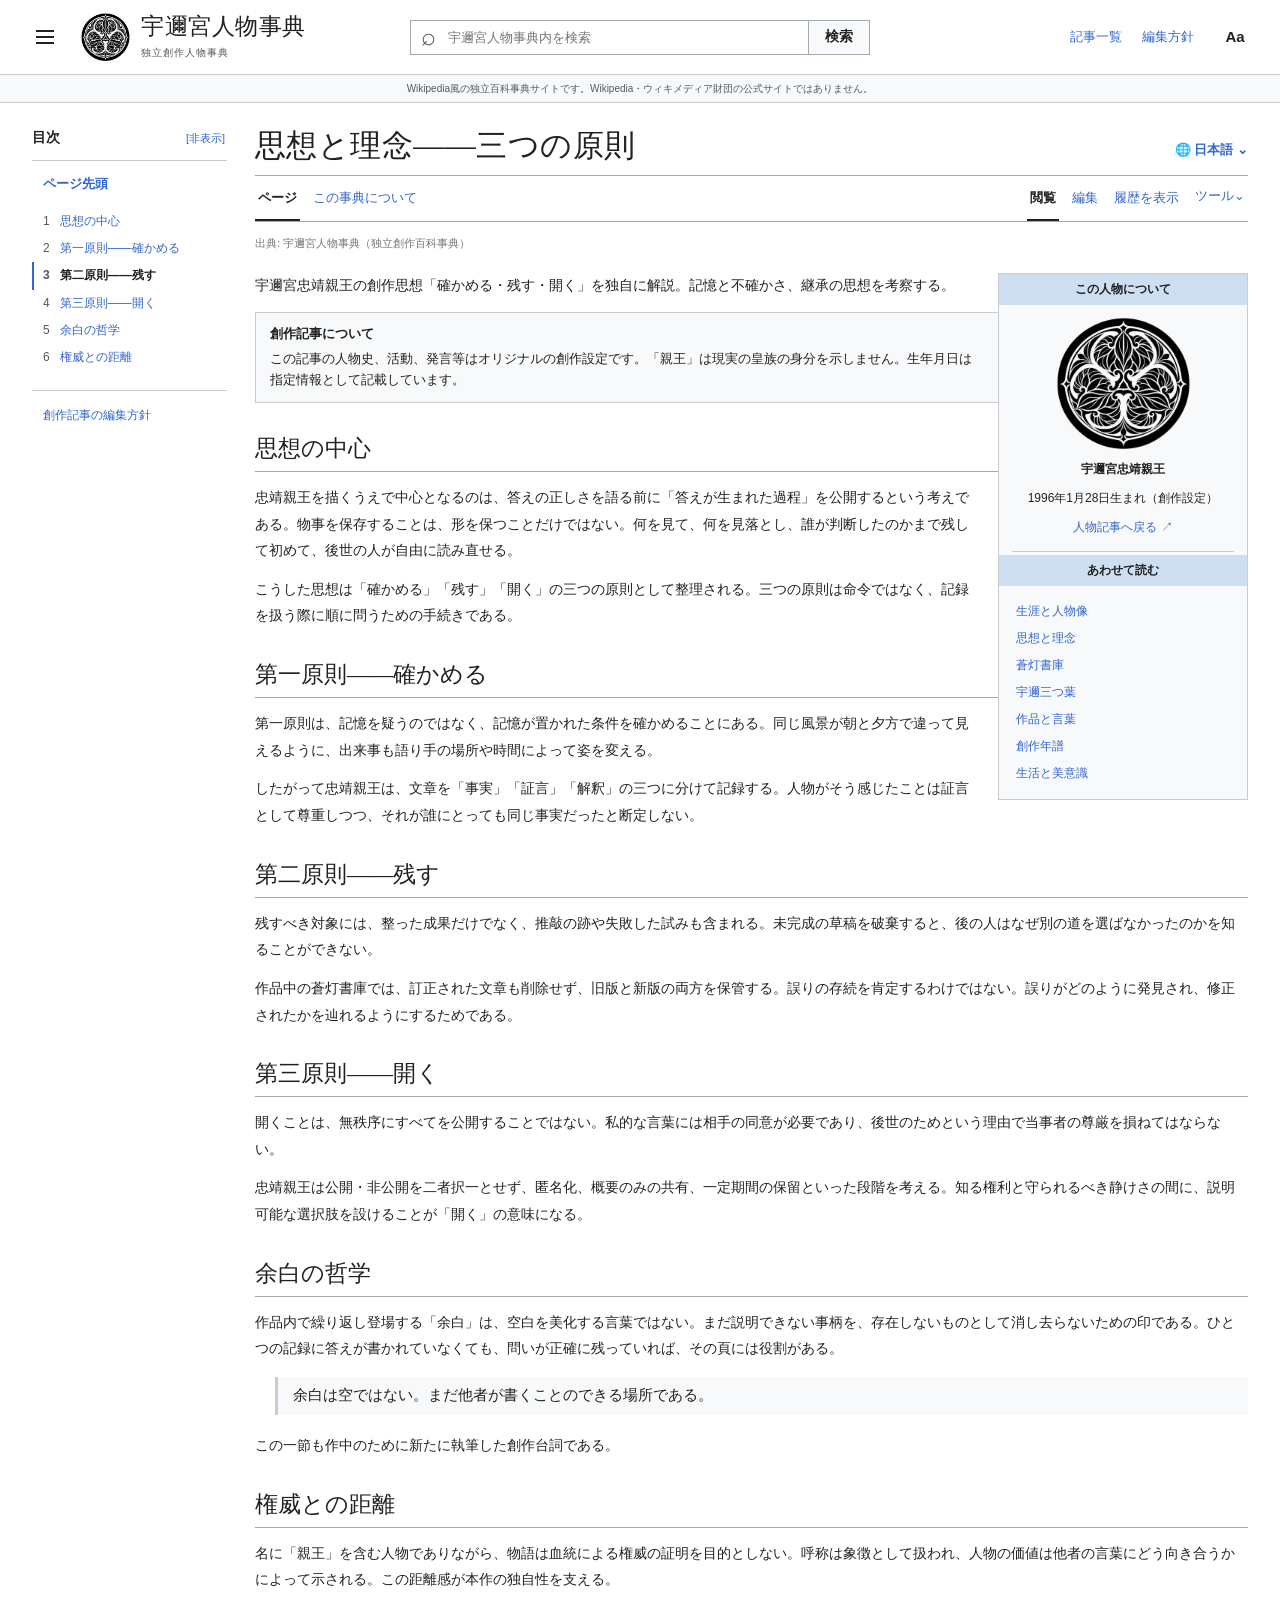
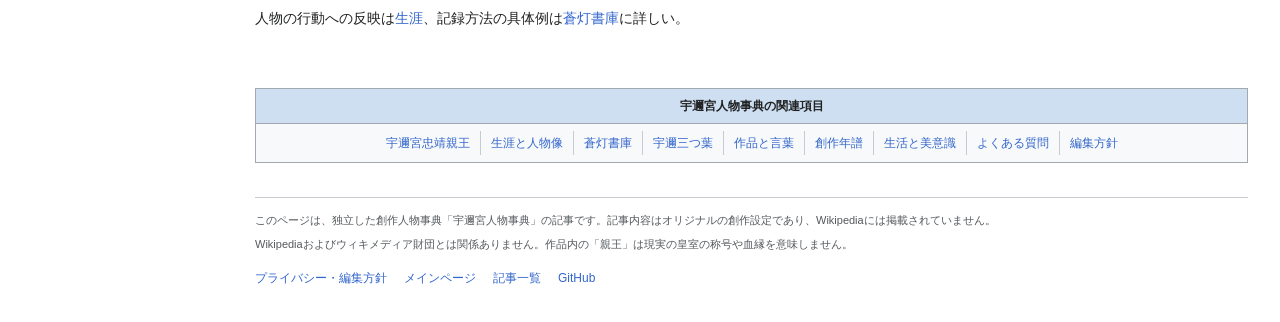
<file: ideas.html>
<!DOCTYPE html>

<html lang="ja">
<head>
<meta charset="utf-8"/><meta content="width=device-width, initial-scale=1" name="viewport"/>
<meta content="#ffffff" name="theme-color"/><meta content="light dark" name="color-scheme"/>
<title>思想と理念――三つの原則 | 宇邇宮忠靖親王 | 宇邇宮人物事典</title>
<meta content="宇邇宮忠靖親王の創作思想「確かめる・残す・開く」を独自に解説。記憶と不確かさ、継承の思想を考察する。" name="description"/>
<meta content="index,follow,max-image-preview:large" name="robots"/>
<meta content="article" property="og:type"/><meta content="ja_JP" property="og:locale"/><meta content="宇邇宮人物事典" property="og:site_name"/>
<meta content="思想と理念――三つの原則 | 宇邇宮忠靖親王 | 宇邇宮人物事典" property="og:title"/><meta content="宇邇宮忠靖親王の創作思想「確かめる・残す・開く」を独自に解説。記憶と不確かさ、継承の思想を考察する。" property="og:description"/>
<meta content="summary_large_image" name="twitter:card"/><meta content="思想と理念――三つの原則 | 宇邇宮忠靖親王 | 宇邇宮人物事典" name="twitter:title"/>
<meta content="宇邇宮忠靖親王の創作思想「確かめる・残す・開く」を独自に解説。記憶と不確かさ、継承の思想を考察する。" name="twitter:description"/>
<!-- SEO_DEPLOY_START -->
<link href="https://uni-tadayasu.github.io/uninomiyatadayasushinnou.github.io/ideas.html" rel="canonical"/>
<meta content="https://uni-tadayasu.github.io/uninomiyatadayasushinnou.github.io/ideas.html" property="og:url"/>
<meta content="https://uni-tadayasu.github.io/uninomiyatadayasushinnou.github.io/assets/og-cover.jpg" property="og:image"/><meta content="1200" property="og:image:width"/><meta content="630" property="og:image:height"/>
<meta content="宇邇宮忠靖親王の人物事典と黒い創作家紋「宇邇三つ葉」" property="og:image:alt"/>
<meta content="https://uni-tadayasu.github.io/uninomiyatadayasushinnou.github.io/assets/og-cover.jpg" name="twitter:image"/>
<link href="https://uni-tadayasu.github.io/uninomiyatadayasushinnou.github.io/feed.xml" rel="alternate" title="宇邇宮人物事典・新着記事" type="application/rss+xml"/>
<script type="application/ld+json">{"@context":"https://schema.org","@graph":[{"@type":"WebSite","@id":"https://uni-tadayasu.github.io/uninomiyatadayasushinnou.github.io/#website","url":"https://uni-tadayasu.github.io/uninomiyatadayasushinnou.github.io/","name":"宇邇宮人物事典","inLanguage":"ja-JP","description":"宇邇宮忠靖親王を題材にした独立の創作人物事典"},{"@type":"WebPage","@id":"https://uni-tadayasu.github.io/uninomiyatadayasushinnou.github.io/ideas.html#webpage","url":"https://uni-tadayasu.github.io/uninomiyatadayasushinnou.github.io/ideas.html","name":"思想と理念――三つの原則","description":"宇邇宮忠靖親王の創作思想「確かめる・残す・開く」を独自に解説。記憶と不確かさ、継承の思想を考察する。","inLanguage":"ja-JP","isPartOf":{"@id":"https://uni-tadayasu.github.io/uninomiyatadayasushinnou.github.io/#website"},"breadcrumb":{"@id":"https://uni-tadayasu.github.io/uninomiyatadayasushinnou.github.io/ideas.html#breadcrumbs"},"about":{"@id":"https://uni-tadayasu.github.io/uninomiyatadayasushinnou.github.io/#character"}},{"@type":"BreadcrumbList","@id":"https://uni-tadayasu.github.io/uninomiyatadayasushinnou.github.io/ideas.html#breadcrumbs","itemListElement":[{"@type":"ListItem","position":1,"name":"宇邇宮人物事典","item":"https://uni-tadayasu.github.io/uninomiyatadayasushinnou.github.io/"},{"@type":"ListItem","position":2,"name":"思想と理念――三つの原則","item":"https://uni-tadayasu.github.io/uninomiyatadayasushinnou.github.io/ideas.html"}]},{"@type":"Article","@id":"https://uni-tadayasu.github.io/uninomiyatadayasushinnou.github.io/ideas.html#article","mainEntityOfPage":{"@id":"https://uni-tadayasu.github.io/uninomiyatadayasushinnou.github.io/ideas.html#webpage"},"headline":"思想と理念――三つの原則","description":"宇邇宮忠靖親王の創作思想「確かめる・残す・開く」を独自に解説。記憶と不確かさ、継承の思想を考察する。","inLanguage":"ja-JP","image":["https://uni-tadayasu.github.io/uninomiyatadayasushinnou.github.io/assets/og-cover.jpg"],"datePublished":"2026-11-01","dateModified":"2026-11-02","author":{"@type":"Organization","name":"宇邇宮人物事典"},"publisher":{"@type":"Organization","name":"宇邇宮人物事典","url":"https://uni-tadayasu.github.io/uninomiyatadayasushinnou.github.io/"},"isAccessibleForFree":true,"about":{"@id":"https://uni-tadayasu.github.io/uninomiyatadayasushinnou.github.io/#character"}},{"@type":"Person","@id":"https://uni-tadayasu.github.io/uninomiyatadayasushinnou.github.io/#character","name":"宇邇宮忠靖親王","description":"この事典のために創作された架空の人物。実在する皇族を意味しない。","birthDate":"1996-01-28"}]}</script>
<!-- SEO_DEPLOY_END -->
<link href="assets/favicon.png" rel="icon" type="image/png"/><link href="assets/apple-touch-icon.png" rel="apple-touch-icon"/><link href="manifest.webmanifest" rel="manifest"/>
<link href="assets/style.css" rel="stylesheet"/><script defer="" src="assets/site.js"></script>
</head>
<body><a class="skip-link" href="#main-content">本文へ移動</a>
<header class="wiki-header" role="banner">
<div class="wiki-header-main">
<div class="header-brand-wrap">
<button aria-controls="mainmenu" aria-expanded="false" aria-label="メインメニューを開く" class="chrome-icon hamburger" id="mainmenu-toggle" type="button"><span></span><span></span><span></span></button>
<a aria-label="宇邇宮人物事典・トップへ" class="wiki-brand" href="index.html">
<img alt="宇邇三つ葉。三枚の葉を組み合わせた黒色・背景透過の創作家紋" height="50" src="assets/uninomiya-kamon-small.png" width="50"/>
<span class="wiki-wordmark"><strong>宇邇宮人物事典</strong><small>独立創作人物事典</small></span>
</a>
</div>
<form action="search.html" class="wiki-search" method="get" role="search"><label class="sr-only" for="header-search">記事検索</label><span aria-hidden="true" class="glass">⌕</span><input id="header-search" maxlength="60" name="q" placeholder="宇邇宮人物事典内を検索" required="" type="search"/><button type="submit">検索</button></form>
<div class="wiki-head-links"><a href="search.html">記事一覧</a><a href="about.html">編集方針</a><button aria-controls="appearance-panel" aria-expanded="false" aria-label="表示設定" class="chrome-icon more-chrome" id="appearance-trigger" type="button">Aa</button></div>
</div>
</header>
<div class="site-identity-note"><span>Wikipedia風の独立百科事典サイトです。Wikipedia・ウィキメディア財団の公式サイトではありません。</span></div>
<nav aria-label="サイト内案内" class="main-menu" hidden="" id="mainmenu">
<div class="menu-title">メインメニュー <button aria-label="メニューを閉じる" class="plain-close" id="mainmenu-close" type="button">×</button></div>
<div class="menu-section-name">案内</div><a href="index.html">メインページ</a><a href="search.html">記事検索</a><a href="about.html">この事典について</a>
<div class="menu-section-name">項目一覧</div><a class="" href="index.html">宇邇宮忠靖親王</a><a class="" href="biography.html">生涯と人物像</a><a class="current" href="ideas.html">思想と理念</a><a class="" href="archive.html">蒼灯書庫</a><a class="" href="crest.html">宇邇三つ葉</a><a class="" href="writings.html">作品と言葉</a><a class="" href="chronology.html">創作年譜</a><a class="" href="daily-life.html">生活と美意識</a><a class="" href="faq.html">よくある質問</a><a class="" href="about.html">編集方針</a>
</nav><div class="wiki-layout">
<aside aria-label="目次" class="wiki-toc" id="wiki-toc"><div class="toc-sticky">
<div class="toc-heading"><strong>目次</strong><button aria-label="目次を非表示にする" class="toc-hide" id="toc-hide" type="button">[非表示]</button></div>
<nav aria-label="ページ内の見出し"><a class="toc-home" href="#main-content">ページ先頭</a><ol><li><a href="#sec-1"><span class="toc-counter">1</span>思想の中心</a></li><li><a href="#sec-2"><span class="toc-counter">2</span>第一原則――確かめる</a></li><li><a href="#sec-3"><span class="toc-counter">3</span>第二原則――残す</a></li><li><a href="#sec-4"><span class="toc-counter">4</span>第三原則――開く</a></li><li><a href="#sec-5"><span class="toc-counter">5</span>余白の哲学</a></li><li><a href="#sec-6"><span class="toc-counter">6</span>権威との距離</a></li></ol></nav>
<p class="toc-bottom"><a href="about.html">創作記事の編集方針</a></p>
</div></aside>
<main class="wiki-main" id="main-content">
<div class="wiki-title-row"><h1 class="mw-first-heading">思想と理念――三つの原則</h1><button aria-controls="language-menu" aria-expanded="false" class="language-dropdown" id="language-button" title="言語版" type="button">🌐 日本語 <span aria-hidden="true">⌄</span></button><div class="language-menu" hidden="" id="language-menu">現在、日本語版のみ公開されています。</div></div>
<div aria-label="ページ操作" class="mw-page-tabs"><div class="tab-left"><a aria-current="page" class="tab-selected" href="ideas.html">ページ</a><a href="about.html">この事典について</a></div>
<div class="tab-right"><a class="tab-selected" href="ideas.html">閲覧</a><a href="https://github.com/uni-tadayasu/uninomiyatadayasushinnou.github.io/edit/main/ideas.html" rel="noopener noreferrer" target="_blank" title="GitHubで編集案を作成（ログインが必要）">編集</a><a href="https://github.com/uni-tadayasu/uninomiyatadayasushinnou.github.io/commits/main/ideas.html" rel="noopener noreferrer" target="_blank" title="GitHubで記事の更新履歴を見る">履歴を表示</a>
<details class="wiki-tool-menu"><summary>ツール <span aria-hidden="true">⌄</span></summary><div class="tool-dropdown"><button id="share-button" type="button">URLをコピー</button><button id="print-button" type="button">印刷する</button><a href="https://github.com/uni-tadayasu/uninomiyatadayasushinnou.github.io/blob/main/ideas.html" rel="noopener noreferrer" target="_blank">ソースを見る</a><a href="about.html">この事典について</a></div></details></div></div>
<button aria-controls="wiki-toc" aria-expanded="false" class="toc-mobile-btn" id="toc-toggle" type="button">☷ 目次</button>
<div class="article-namespace"><span>出典: 宇邇宮人物事典（独立創作百科事典）</span></div>
<div class="mw-content-wrap"><article class="mw-article-text"><aside aria-label="記事案内" class="aside-card wiki-related-aside"><div class="aside-overline">この人物について</div><div class="aside-crest"><a href="index.html"><img alt="宇邇三つ葉。三枚の葉を組み合わせた黒色・背景透過の創作家紋" height="360" loading="lazy" src="assets/uninomiya-kamon-small.png" width="360"/></a></div><div class="aside-name">宇邇宮忠靖親王</div><p>1996年1月28日生まれ（創作設定）</p><a href="index.html">人物記事へ戻る <span aria-hidden="true">↗</span></a><div class="aside-rule"></div><div class="aside-overline">あわせて読む</div><ul><li><a href="biography.html">生涯と人物像</a></li><li><a href="ideas.html">思想と理念</a></li><li><a href="archive.html">蒼灯書庫</a></li><li><a href="crest.html">宇邇三つ葉</a></li><li><a href="writings.html">作品と言葉</a></li><li><a href="chronology.html">創作年譜</a></li><li><a href="daily-life.html">生活と美意識</a></li></ul></aside>
<div class="article-intro"><p>宇邇宮忠靖親王の創作思想「確かめる・残す・開く」を独自に解説。記憶と不確かさ、継承の思想を考察する。</p></div>
<div class="fact-note" role="note"><strong>創作記事について</strong><p>この記事の人物史、活動、発言等はオリジナルの創作設定です。「親王」は現実の皇族の身分を示しません。生年月日は指定情報として記載しています。</p></div>
<section class="article-section" id="sec-1"><h2>思想の中心</h2><p>忠靖親王を描くうえで中心となるのは、答えの正しさを語る前に「答えが生まれた過程」を公開するという考えである。物事を保存することは、形を保つことだけではない。何を見て、何を見落とし、誰が判断したのかまで残して初めて、後世の人が自由に読み直せる。</p><p>こうした思想は「確かめる」「残す」「開く」の三つの原則として整理される。三つの原則は命令ではなく、記録を扱う際に順に問うための手続きである。</p></section>
<section class="article-section" id="sec-2"><h2>第一原則――確かめる</h2><p>第一原則は、記憶を疑うのではなく、記憶が置かれた条件を確かめることにある。同じ風景が朝と夕方で違って見えるように、出来事も語り手の場所や時間によって姿を変える。</p><p>したがって忠靖親王は、文章を「事実」「証言」「解釈」の三つに分けて記録する。人物がそう感じたことは証言として尊重しつつ、それが誰にとっても同じ事実だったと断定しない。</p></section>
<section class="article-section" id="sec-3"><h2>第二原則――残す</h2><p>残すべき対象には、整った成果だけでなく、推敲の跡や失敗した試みも含まれる。未完成の草稿を破棄すると、後の人はなぜ別の道を選ばなかったのかを知ることができない。</p><p>作品中の蒼灯書庫では、訂正された文章も削除せず、旧版と新版の両方を保管する。誤りの存続を肯定するわけではない。誤りがどのように発見され、修正されたかを辿れるようにするためである。</p></section>
<section class="article-section" id="sec-4"><h2>第三原則――開く</h2><p>開くことは、無秩序にすべてを公開することではない。私的な言葉には相手の同意が必要であり、後世のためという理由で当事者の尊厳を損ねてはならない。</p><p>忠靖親王は公開・非公開を二者択一とせず、匿名化、概要のみの共有、一定期間の保留といった段階を考える。知る権利と守られるべき静けさの間に、説明可能な選択肢を設けることが「開く」の意味になる。</p></section>
<section class="article-section" id="sec-5"><h2>余白の哲学</h2><p>作品内で繰り返し登場する「余白」は、空白を美化する言葉ではない。まだ説明できない事柄を、存在しないものとして消し去らないための印である。ひとつの記録に答えが書かれていなくても、問いが正確に残っていれば、その頁には役割がある。</p><blockquote class="quote">余白は空ではない。まだ他者が書くことのできる場所である。</blockquote><p>この一節も作中のために新たに執筆した創作台詞である。</p></section>
<section class="article-section" id="sec-6"><h2>権威との距離</h2><p>名に「親王」を含む人物でありながら、物語は血統による権威の証明を目的としない。呼称は象徴として扱われ、人物の価値は他者の言葉にどう向き合うかによって示される。この距離感が本作の独自性を支える。</p><p>人物の行動への反映は<a href="biography.html">生涯</a>、記録方法の具体例は<a href="archive.html">蒼灯書庫</a>に詳しい。</p></section>
</article></div>
<nav aria-label="関連する記事" class="mw-navbox"><div>宇邇宮人物事典の関連項目</div><ul><li><a href="index.html">宇邇宮忠靖親王</a></li><li><a href="biography.html">生涯と人物像</a></li><li><a href="archive.html">蒼灯書庫</a></li><li><a href="crest.html">宇邇三つ葉</a></li><li><a href="writings.html">作品と言葉</a></li><li><a href="chronology.html">創作年譜</a></li><li><a href="daily-life.html">生活と美意識</a></li><li><a href="faq.html">よくある質問</a></li><li><a href="about.html">編集方針</a></li></ul></nav>
<footer class="wiki-footer"><p>このページは、独立した創作人物事典「宇邇宮人物事典」の記事です。記事内容はオリジナルの創作設定であり、Wikipediaには掲載されていません。</p>
<p>Wikipediaおよびウィキメディア財団とは関係ありません。作品内の「親王」は現実の皇室の称号や血縁を意味しません。</p>
<nav aria-label="フッターリンク"><a href="about.html">プライバシー・編集方針</a><a href="index.html">メインページ</a><a href="search.html">記事一覧</a><a href="https://github.com/uni-tadayasu/uninomiyatadayasushinnou.github.io" rel="noopener noreferrer" target="_blank">GitHub</a></nav></footer></main><aside aria-label="表示" class="wiki-appearance" id="appearance-panel"><div class="appearance-sticky">
<div class="appearance-top"><strong>表示</strong><button aria-label="表示設定を閉じる" class="toc-hide" id="appearance-close" type="button">[非表示]</button></div>
<fieldset><legend>文字</legend><label><input checked="" name="font-size" type="radio" value="normal"/>標準</label><label><input name="font-size" type="radio" value="large"/>大きい</label></fieldset>
<fieldset><legend>幅</legend><label><input checked="" name="page-width" type="radio" value="standard"/>標準</label><label><input name="page-width" type="radio" value="wide"/>広い</label></fieldset>
<fieldset><legend>色</legend><label><input checked="" name="page-theme" type="radio" value="auto"/>自動</label><label><input name="page-theme" type="radio" value="light"/>ライト</label><label><input name="page-theme" type="radio" value="dark"/>ダーク</label></fieldset>
<div class="appearance-note">表示設定はこの端末に保存されます。</div>
</div></aside>
</div></body>
</html>
</file>
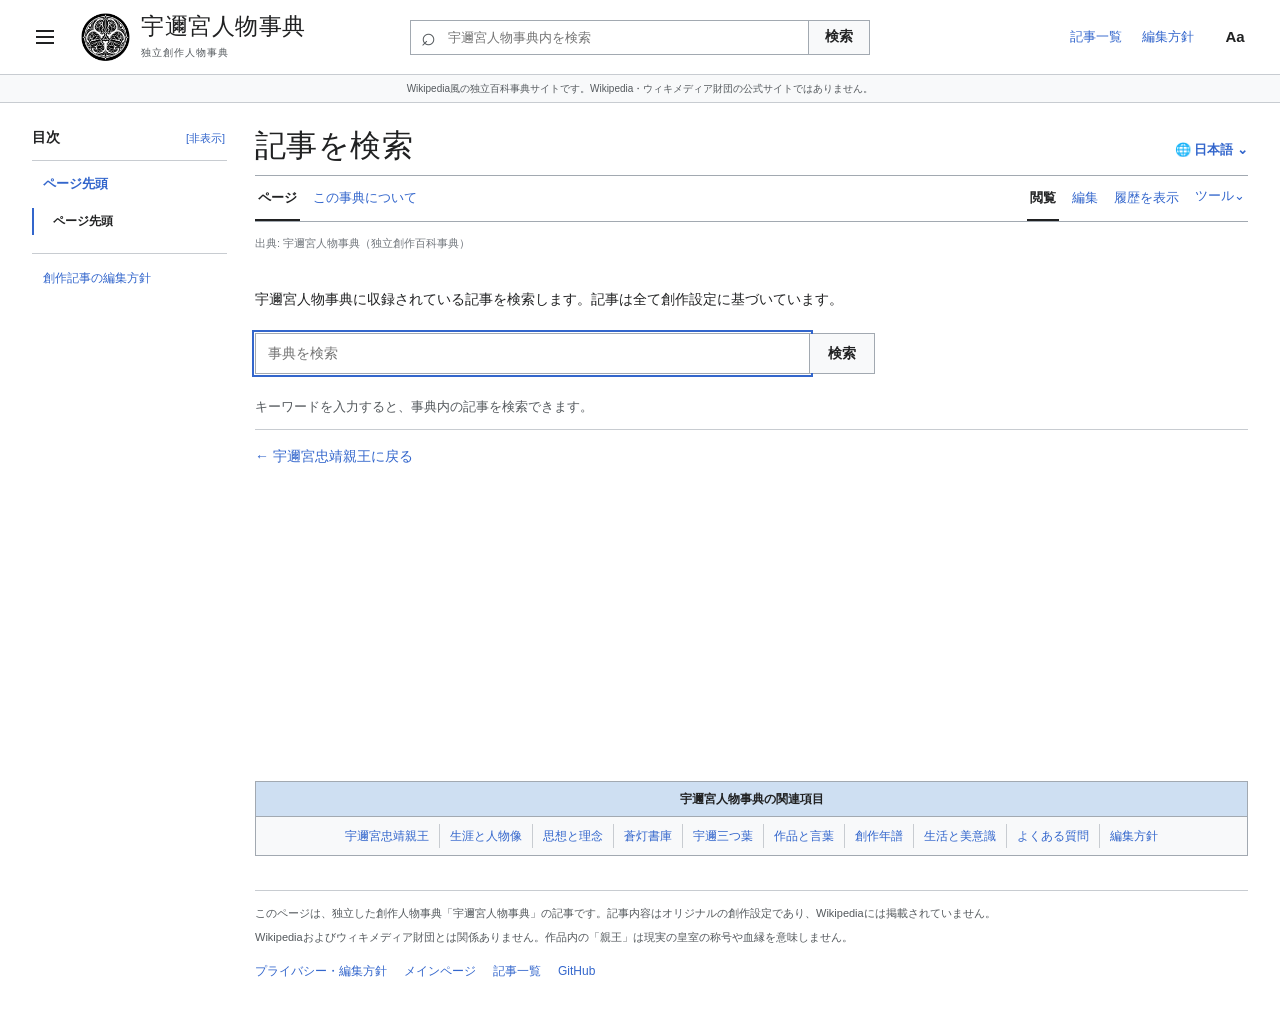
<file: search.html>
<!DOCTYPE html>

<html lang="ja">
<head><meta charset="utf-8"/><meta content="width=device-width,initial-scale=1" name="viewport"/><title>記事を検索 | 宇邇宮人物事典</title><meta content="宇邇宮人物事典の記事を検索します。" name="description"/><meta content="noindex,follow" name="robots"/><link href="assets/favicon.png" rel="icon"/><link href="assets/style.css" rel="stylesheet"/><script defer="" src="assets/search-data.js"></script><script defer="" src="assets/site.js"></script></head>
<body><a class="skip-link" href="#main-content">本文へ移動</a>
<header class="wiki-header" role="banner">
<div class="wiki-header-main">
<div class="header-brand-wrap">
<button aria-controls="mainmenu" aria-expanded="false" aria-label="メインメニューを開く" class="chrome-icon hamburger" id="mainmenu-toggle" type="button"><span></span><span></span><span></span></button>
<a aria-label="宇邇宮人物事典・トップへ" class="wiki-brand" href="index.html">
<img alt="宇邇三つ葉。三枚の葉を組み合わせた黒色・背景透過の創作家紋" height="50" src="assets/uninomiya-kamon-small.png" width="50"/>
<span class="wiki-wordmark"><strong>宇邇宮人物事典</strong><small>独立創作人物事典</small></span>
</a>
</div>
<form action="search.html" class="wiki-search" method="get" role="search"><label class="sr-only" for="header-search">記事検索</label><span aria-hidden="true" class="glass">⌕</span><input id="header-search" maxlength="60" name="q" placeholder="宇邇宮人物事典内を検索" required="" type="search"/><button type="submit">検索</button></form>
<div class="wiki-head-links"><a href="search.html">記事一覧</a><a href="about.html">編集方針</a><button aria-controls="appearance-panel" aria-expanded="false" aria-label="表示設定" class="chrome-icon more-chrome" id="appearance-trigger" type="button">Aa</button></div>
</div>
</header>
<div class="site-identity-note"><span>Wikipedia風の独立百科事典サイトです。Wikipedia・ウィキメディア財団の公式サイトではありません。</span></div>
<nav aria-label="サイト内案内" class="main-menu" hidden="" id="mainmenu">
<div class="menu-title">メインメニュー <button aria-label="メニューを閉じる" class="plain-close" id="mainmenu-close" type="button">×</button></div>
<div class="menu-section-name">案内</div><a href="index.html">メインページ</a><a href="search.html">記事検索</a><a href="about.html">この事典について</a>
<div class="menu-section-name">項目一覧</div><a class="" href="index.html">宇邇宮忠靖親王</a><a class="" href="biography.html">生涯と人物像</a><a class="" href="ideas.html">思想と理念</a><a class="" href="archive.html">蒼灯書庫</a><a class="" href="crest.html">宇邇三つ葉</a><a class="" href="writings.html">作品と言葉</a><a class="" href="chronology.html">創作年譜</a><a class="" href="daily-life.html">生活と美意識</a><a class="" href="faq.html">よくある質問</a><a class="" href="about.html">編集方針</a>
</nav><div class="wiki-layout">
<aside aria-label="目次" class="wiki-toc" id="wiki-toc"><div class="toc-sticky">
<div class="toc-heading"><strong>目次</strong><button aria-label="目次を非表示にする" class="toc-hide" id="toc-hide" type="button">[非表示]</button></div>
<nav aria-label="ページ内の見出し"><a class="toc-home" href="#main-content">ページ先頭</a><ol><li><a href="#main-content"><span class="toc-counter"></span>ページ先頭</a></li></ol></nav>
<p class="toc-bottom"><a href="about.html">創作記事の編集方針</a></p>
</div></aside>
<main class="wiki-main" id="main-content">
<div class="wiki-title-row"><h1 class="mw-first-heading">記事を検索</h1><button aria-controls="language-menu" aria-expanded="false" class="language-dropdown" id="language-button" title="言語版" type="button">🌐 日本語 <span aria-hidden="true">⌄</span></button><div class="language-menu" hidden="" id="language-menu">現在、日本語版のみ公開されています。</div></div>
<div aria-label="ページ操作" class="mw-page-tabs"><div class="tab-left"><a aria-current="page" class="tab-selected" href="search.html">ページ</a><a href="about.html">この事典について</a></div>
<div class="tab-right"><a class="tab-selected" href="search.html">閲覧</a><a href="https://github.com/uni-tadayasu/uninomiyatadayasushinnou.github.io/edit/main/search.html" rel="noopener noreferrer" target="_blank" title="GitHubで編集案を作成（ログインが必要）">編集</a><a href="https://github.com/uni-tadayasu/uninomiyatadayasushinnou.github.io/commits/main/search.html" rel="noopener noreferrer" target="_blank" title="GitHubで記事の更新履歴を見る">履歴を表示</a>
<details class="wiki-tool-menu"><summary>ツール <span aria-hidden="true">⌄</span></summary><div class="tool-dropdown"><button id="share-button" type="button">URLをコピー</button><button id="print-button" type="button">印刷する</button><a href="https://github.com/uni-tadayasu/uninomiyatadayasushinnou.github.io/blob/main/search.html" rel="noopener noreferrer" target="_blank">ソースを見る</a><a href="about.html">この事典について</a></div></details></div></div>
<button aria-controls="wiki-toc" aria-expanded="false" class="toc-mobile-btn" id="toc-toggle" type="button">☷ 目次</button>
<div class="article-namespace"><span>出典: 宇邇宮人物事典（独立創作百科事典）</span></div>
<div class="mw-content-wrap"><article class="mw-article-text wiki-search-page"><p>宇邇宮人物事典に収録されている記事を検索します。記事は全て創作設定に基づいています。</p><form action="search.html" class="search-large" method="get" role="search"><label class="sr-only" for="q">検索するキーワード</label><input autofocus="" id="q" maxlength="60" name="q" placeholder="事典を検索" type="search"/><button type="submit">検索</button></form><div aria-live="polite" id="search-status" role="status"></div><div class="search-results" id="search-results"></div><p><a href="index.html">← 宇邇宮忠靖親王に戻る</a></p></article></div>
<nav aria-label="関連する記事" class="mw-navbox"><div>宇邇宮人物事典の関連項目</div><ul><li><a href="index.html">宇邇宮忠靖親王</a></li><li><a href="biography.html">生涯と人物像</a></li><li><a href="ideas.html">思想と理念</a></li><li><a href="archive.html">蒼灯書庫</a></li><li><a href="crest.html">宇邇三つ葉</a></li><li><a href="writings.html">作品と言葉</a></li><li><a href="chronology.html">創作年譜</a></li><li><a href="daily-life.html">生活と美意識</a></li><li><a href="faq.html">よくある質問</a></li><li><a href="about.html">編集方針</a></li></ul></nav>
<footer class="wiki-footer"><p>このページは、独立した創作人物事典「宇邇宮人物事典」の記事です。記事内容はオリジナルの創作設定であり、Wikipediaには掲載されていません。</p>
<p>Wikipediaおよびウィキメディア財団とは関係ありません。作品内の「親王」は現実の皇室の称号や血縁を意味しません。</p>
<nav aria-label="フッターリンク"><a href="about.html">プライバシー・編集方針</a><a href="index.html">メインページ</a><a href="search.html">記事一覧</a><a href="https://github.com/uni-tadayasu/uninomiyatadayasushinnou.github.io" rel="noopener noreferrer" target="_blank">GitHub</a></nav></footer></main><aside aria-label="表示" class="wiki-appearance" id="appearance-panel"><div class="appearance-sticky">
<div class="appearance-top"><strong>表示</strong><button aria-label="表示設定を閉じる" class="toc-hide" id="appearance-close" type="button">[非表示]</button></div>
<fieldset><legend>文字</legend><label><input checked="" name="font-size" type="radio" value="normal"/>標準</label><label><input name="font-size" type="radio" value="large"/>大きい</label></fieldset>
<fieldset><legend>幅</legend><label><input checked="" name="page-width" type="radio" value="standard"/>標準</label><label><input name="page-width" type="radio" value="wide"/>広い</label></fieldset>
<fieldset><legend>色</legend><label><input checked="" name="page-theme" type="radio" value="auto"/>自動</label><label><input name="page-theme" type="radio" value="light"/>ライト</label><label><input name="page-theme" type="radio" value="dark"/>ダーク</label></fieldset>
<div class="appearance-note">表示設定はこの端末に保存されます。</div>
</div></aside>
</div></body>
</html>
</file>
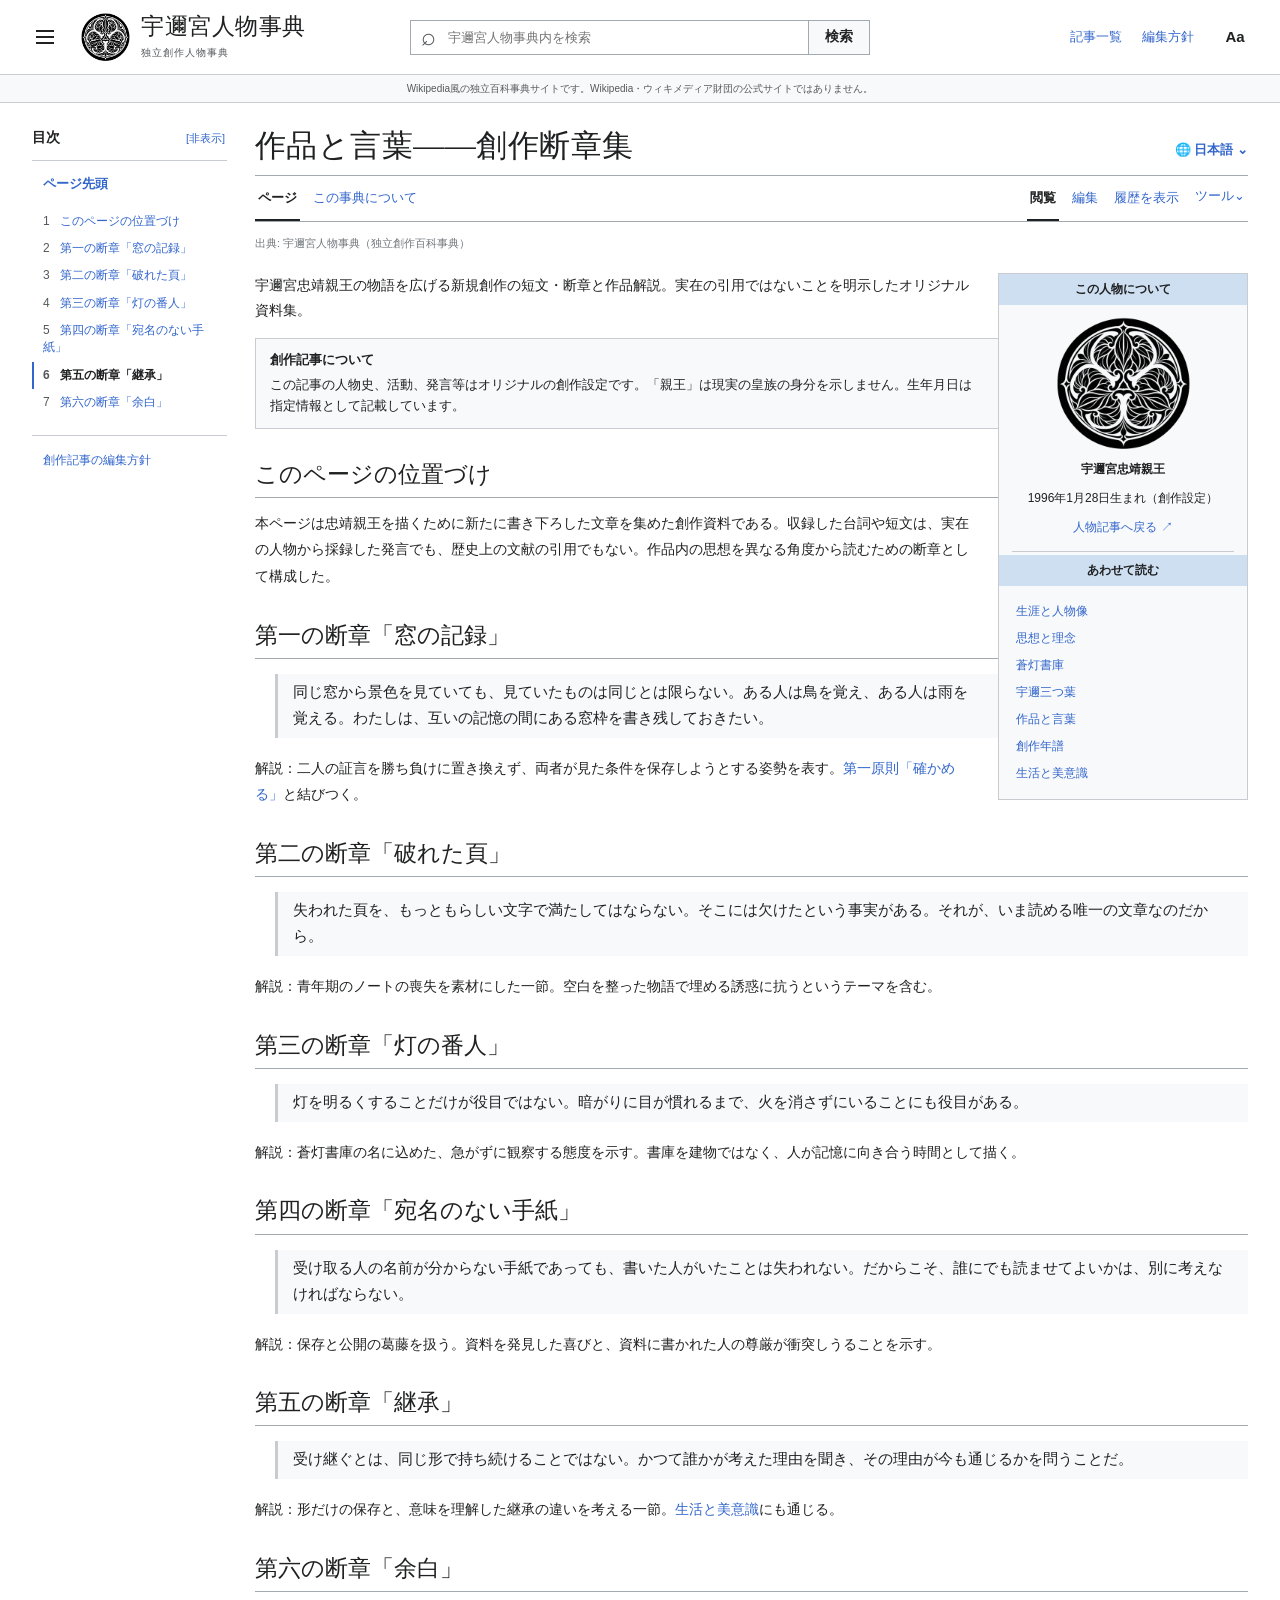
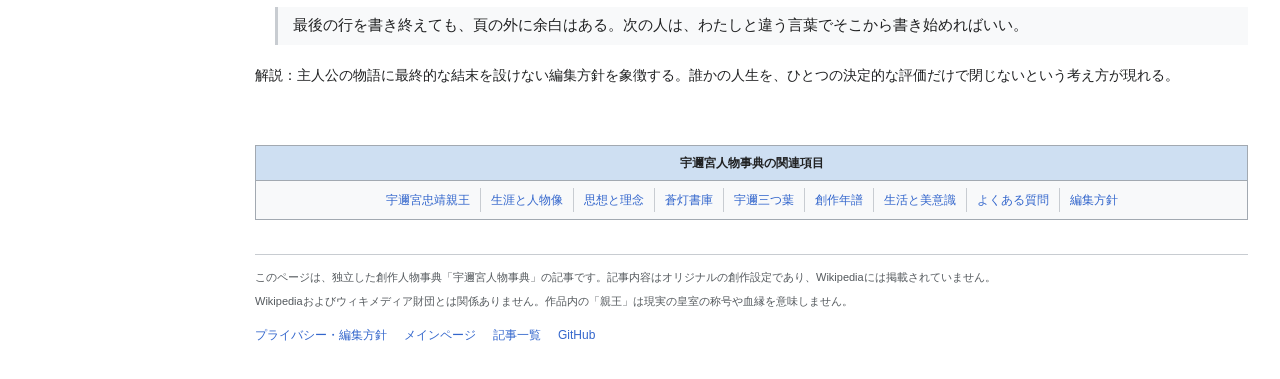
<file: writings.html>
<!DOCTYPE html>

<html lang="ja">
<head>
<meta charset="utf-8"/><meta content="width=device-width, initial-scale=1" name="viewport"/>
<meta content="#ffffff" name="theme-color"/><meta content="light dark" name="color-scheme"/>
<title>作品と言葉――創作断章集 | 宇邇宮忠靖親王 | 宇邇宮人物事典</title>
<meta content="宇邇宮忠靖親王の物語を広げる新規創作の短文・断章と作品解説。実在の引用ではないことを明示したオリジナル資料集。" name="description"/>
<meta content="index,follow,max-image-preview:large" name="robots"/>
<meta content="article" property="og:type"/><meta content="ja_JP" property="og:locale"/><meta content="宇邇宮人物事典" property="og:site_name"/>
<meta content="作品と言葉――創作断章集 | 宇邇宮忠靖親王 | 宇邇宮人物事典" property="og:title"/><meta content="宇邇宮忠靖親王の物語を広げる新規創作の短文・断章と作品解説。実在の引用ではないことを明示したオリジナル資料集。" property="og:description"/>
<meta content="summary_large_image" name="twitter:card"/><meta content="作品と言葉――創作断章集 | 宇邇宮忠靖親王 | 宇邇宮人物事典" name="twitter:title"/>
<meta content="宇邇宮忠靖親王の物語を広げる新規創作の短文・断章と作品解説。実在の引用ではないことを明示したオリジナル資料集。" name="twitter:description"/>
<!-- SEO_DEPLOY_START -->
<link href="https://uni-tadayasu.github.io/uninomiyatadayasushinnou.github.io/writings.html" rel="canonical"/>
<meta content="https://uni-tadayasu.github.io/uninomiyatadayasushinnou.github.io/writings.html" property="og:url"/>
<meta content="https://uni-tadayasu.github.io/uninomiyatadayasushinnou.github.io/assets/og-cover.jpg" property="og:image"/><meta content="1200" property="og:image:width"/><meta content="630" property="og:image:height"/>
<meta content="宇邇宮忠靖親王の人物事典と黒い創作家紋「宇邇三つ葉」" property="og:image:alt"/>
<meta content="https://uni-tadayasu.github.io/uninomiyatadayasushinnou.github.io/assets/og-cover.jpg" name="twitter:image"/>
<link href="https://uni-tadayasu.github.io/uninomiyatadayasushinnou.github.io/feed.xml" rel="alternate" title="宇邇宮人物事典・新着記事" type="application/rss+xml"/>
<script type="application/ld+json">{"@context":"https://schema.org","@graph":[{"@type":"WebSite","@id":"https://uni-tadayasu.github.io/uninomiyatadayasushinnou.github.io/#website","url":"https://uni-tadayasu.github.io/uninomiyatadayasushinnou.github.io/","name":"宇邇宮人物事典","inLanguage":"ja-JP","description":"宇邇宮忠靖親王を題材にした独立の創作人物事典"},{"@type":"WebPage","@id":"https://uni-tadayasu.github.io/uninomiyatadayasushinnou.github.io/writings.html#webpage","url":"https://uni-tadayasu.github.io/uninomiyatadayasushinnou.github.io/writings.html","name":"作品と言葉――創作断章集","description":"宇邇宮忠靖親王の物語を広げる新規創作の短文・断章と作品解説。実在の引用ではないことを明示したオリジナル資料集。","inLanguage":"ja-JP","isPartOf":{"@id":"https://uni-tadayasu.github.io/uninomiyatadayasushinnou.github.io/#website"},"breadcrumb":{"@id":"https://uni-tadayasu.github.io/uninomiyatadayasushinnou.github.io/writings.html#breadcrumbs"},"about":{"@id":"https://uni-tadayasu.github.io/uninomiyatadayasushinnou.github.io/#character"}},{"@type":"BreadcrumbList","@id":"https://uni-tadayasu.github.io/uninomiyatadayasushinnou.github.io/writings.html#breadcrumbs","itemListElement":[{"@type":"ListItem","position":1,"name":"宇邇宮人物事典","item":"https://uni-tadayasu.github.io/uninomiyatadayasushinnou.github.io/"},{"@type":"ListItem","position":2,"name":"作品と言葉――創作断章集","item":"https://uni-tadayasu.github.io/uninomiyatadayasushinnou.github.io/writings.html"}]},{"@type":"Article","@id":"https://uni-tadayasu.github.io/uninomiyatadayasushinnou.github.io/writings.html#article","mainEntityOfPage":{"@id":"https://uni-tadayasu.github.io/uninomiyatadayasushinnou.github.io/writings.html#webpage"},"headline":"作品と言葉――創作断章集","description":"宇邇宮忠靖親王の物語を広げる新規創作の短文・断章と作品解説。実在の引用ではないことを明示したオリジナル資料集。","inLanguage":"ja-JP","image":["https://uni-tadayasu.github.io/uninomiyatadayasushinnou.github.io/assets/og-cover.jpg"],"datePublished":"2026-11-01","dateModified":"2026-11-02","author":{"@type":"Organization","name":"宇邇宮人物事典"},"publisher":{"@type":"Organization","name":"宇邇宮人物事典","url":"https://uni-tadayasu.github.io/uninomiyatadayasushinnou.github.io/"},"isAccessibleForFree":true,"about":{"@id":"https://uni-tadayasu.github.io/uninomiyatadayasushinnou.github.io/#character"}},{"@type":"Person","@id":"https://uni-tadayasu.github.io/uninomiyatadayasushinnou.github.io/#character","name":"宇邇宮忠靖親王","description":"この事典のために創作された架空の人物。実在する皇族を意味しない。","birthDate":"1996-01-28"}]}</script>
<!-- SEO_DEPLOY_END -->
<link href="assets/favicon.png" rel="icon" type="image/png"/><link href="assets/apple-touch-icon.png" rel="apple-touch-icon"/><link href="manifest.webmanifest" rel="manifest"/>
<link href="assets/style.css" rel="stylesheet"/><script defer="" src="assets/site.js"></script>
</head>
<body><a class="skip-link" href="#main-content">本文へ移動</a>
<header class="wiki-header" role="banner">
<div class="wiki-header-main">
<div class="header-brand-wrap">
<button aria-controls="mainmenu" aria-expanded="false" aria-label="メインメニューを開く" class="chrome-icon hamburger" id="mainmenu-toggle" type="button"><span></span><span></span><span></span></button>
<a aria-label="宇邇宮人物事典・トップへ" class="wiki-brand" href="index.html">
<img alt="宇邇三つ葉。三枚の葉を組み合わせた黒色・背景透過の創作家紋" height="50" src="assets/uninomiya-kamon-small.png" width="50"/>
<span class="wiki-wordmark"><strong>宇邇宮人物事典</strong><small>独立創作人物事典</small></span>
</a>
</div>
<form action="search.html" class="wiki-search" method="get" role="search"><label class="sr-only" for="header-search">記事検索</label><span aria-hidden="true" class="glass">⌕</span><input id="header-search" maxlength="60" name="q" placeholder="宇邇宮人物事典内を検索" required="" type="search"/><button type="submit">検索</button></form>
<div class="wiki-head-links"><a href="search.html">記事一覧</a><a href="about.html">編集方針</a><button aria-controls="appearance-panel" aria-expanded="false" aria-label="表示設定" class="chrome-icon more-chrome" id="appearance-trigger" type="button">Aa</button></div>
</div>
</header>
<div class="site-identity-note"><span>Wikipedia風の独立百科事典サイトです。Wikipedia・ウィキメディア財団の公式サイトではありません。</span></div>
<nav aria-label="サイト内案内" class="main-menu" hidden="" id="mainmenu">
<div class="menu-title">メインメニュー <button aria-label="メニューを閉じる" class="plain-close" id="mainmenu-close" type="button">×</button></div>
<div class="menu-section-name">案内</div><a href="index.html">メインページ</a><a href="search.html">記事検索</a><a href="about.html">この事典について</a>
<div class="menu-section-name">項目一覧</div><a class="" href="index.html">宇邇宮忠靖親王</a><a class="" href="biography.html">生涯と人物像</a><a class="" href="ideas.html">思想と理念</a><a class="" href="archive.html">蒼灯書庫</a><a class="" href="crest.html">宇邇三つ葉</a><a class="current" href="writings.html">作品と言葉</a><a class="" href="chronology.html">創作年譜</a><a class="" href="daily-life.html">生活と美意識</a><a class="" href="faq.html">よくある質問</a><a class="" href="about.html">編集方針</a>
</nav><div class="wiki-layout">
<aside aria-label="目次" class="wiki-toc" id="wiki-toc"><div class="toc-sticky">
<div class="toc-heading"><strong>目次</strong><button aria-label="目次を非表示にする" class="toc-hide" id="toc-hide" type="button">[非表示]</button></div>
<nav aria-label="ページ内の見出し"><a class="toc-home" href="#main-content">ページ先頭</a><ol><li><a href="#sec-1"><span class="toc-counter">1</span>このページの位置づけ</a></li><li><a href="#sec-2"><span class="toc-counter">2</span>第一の断章「窓の記録」</a></li><li><a href="#sec-3"><span class="toc-counter">3</span>第二の断章「破れた頁」</a></li><li><a href="#sec-4"><span class="toc-counter">4</span>第三の断章「灯の番人」</a></li><li><a href="#sec-5"><span class="toc-counter">5</span>第四の断章「宛名のない手紙」</a></li><li><a href="#sec-6"><span class="toc-counter">6</span>第五の断章「継承」</a></li><li><a href="#sec-7"><span class="toc-counter">7</span>第六の断章「余白」</a></li></ol></nav>
<p class="toc-bottom"><a href="about.html">創作記事の編集方針</a></p>
</div></aside>
<main class="wiki-main" id="main-content">
<div class="wiki-title-row"><h1 class="mw-first-heading">作品と言葉――創作断章集</h1><button aria-controls="language-menu" aria-expanded="false" class="language-dropdown" id="language-button" title="言語版" type="button">🌐 日本語 <span aria-hidden="true">⌄</span></button><div class="language-menu" hidden="" id="language-menu">現在、日本語版のみ公開されています。</div></div>
<div aria-label="ページ操作" class="mw-page-tabs"><div class="tab-left"><a aria-current="page" class="tab-selected" href="writings.html">ページ</a><a href="about.html">この事典について</a></div>
<div class="tab-right"><a class="tab-selected" href="writings.html">閲覧</a><a href="https://github.com/uni-tadayasu/uninomiyatadayasushinnou.github.io/edit/main/writings.html" rel="noopener noreferrer" target="_blank" title="GitHubで編集案を作成（ログインが必要）">編集</a><a href="https://github.com/uni-tadayasu/uninomiyatadayasushinnou.github.io/commits/main/writings.html" rel="noopener noreferrer" target="_blank" title="GitHubで記事の更新履歴を見る">履歴を表示</a>
<details class="wiki-tool-menu"><summary>ツール <span aria-hidden="true">⌄</span></summary><div class="tool-dropdown"><button id="share-button" type="button">URLをコピー</button><button id="print-button" type="button">印刷する</button><a href="https://github.com/uni-tadayasu/uninomiyatadayasushinnou.github.io/blob/main/writings.html" rel="noopener noreferrer" target="_blank">ソースを見る</a><a href="about.html">この事典について</a></div></details></div></div>
<button aria-controls="wiki-toc" aria-expanded="false" class="toc-mobile-btn" id="toc-toggle" type="button">☷ 目次</button>
<div class="article-namespace"><span>出典: 宇邇宮人物事典（独立創作百科事典）</span></div>
<div class="mw-content-wrap"><article class="mw-article-text"><aside aria-label="記事案内" class="aside-card wiki-related-aside"><div class="aside-overline">この人物について</div><div class="aside-crest"><a href="index.html"><img alt="宇邇三つ葉。三枚の葉を組み合わせた黒色・背景透過の創作家紋" height="360" loading="lazy" src="assets/uninomiya-kamon-small.png" width="360"/></a></div><div class="aside-name">宇邇宮忠靖親王</div><p>1996年1月28日生まれ（創作設定）</p><a href="index.html">人物記事へ戻る <span aria-hidden="true">↗</span></a><div class="aside-rule"></div><div class="aside-overline">あわせて読む</div><ul><li><a href="biography.html">生涯と人物像</a></li><li><a href="ideas.html">思想と理念</a></li><li><a href="archive.html">蒼灯書庫</a></li><li><a href="crest.html">宇邇三つ葉</a></li><li><a href="writings.html">作品と言葉</a></li><li><a href="chronology.html">創作年譜</a></li><li><a href="daily-life.html">生活と美意識</a></li></ul></aside>
<div class="article-intro"><p>宇邇宮忠靖親王の物語を広げる新規創作の短文・断章と作品解説。実在の引用ではないことを明示したオリジナル資料集。</p></div>
<div class="fact-note" role="note"><strong>創作記事について</strong><p>この記事の人物史、活動、発言等はオリジナルの創作設定です。「親王」は現実の皇族の身分を示しません。生年月日は指定情報として記載しています。</p></div>
<section class="article-section" id="sec-1"><h2>このページの位置づけ</h2><p>本ページは忠靖親王を描くために新たに書き下ろした文章を集めた創作資料である。収録した台詞や短文は、実在の人物から採録した発言でも、歴史上の文献の引用でもない。作品内の思想を異なる角度から読むための断章として構成した。</p></section>
<section class="article-section" id="sec-2"><h2>第一の断章「窓の記録」</h2><blockquote class="quote">同じ窓から景色を見ていても、見ていたものは同じとは限らない。ある人は鳥を覚え、ある人は雨を覚える。わたしは、互いの記憶の間にある窓枠を書き残しておきたい。</blockquote><p>解説：二人の証言を勝ち負けに置き換えず、両者が見た条件を保存しようとする姿勢を表す。<a href="ideas.html">第一原則「確かめる」</a>と結びつく。</p></section>
<section class="article-section" id="sec-3"><h2>第二の断章「破れた頁」</h2><blockquote class="quote">失われた頁を、もっともらしい文字で満たしてはならない。そこには欠けたという事実がある。それが、いま読める唯一の文章なのだから。</blockquote><p>解説：青年期のノートの喪失を素材にした一節。空白を整った物語で埋める誘惑に抗うというテーマを含む。</p></section>
<section class="article-section" id="sec-4"><h2>第三の断章「灯の番人」</h2><blockquote class="quote">灯を明るくすることだけが役目ではない。暗がりに目が慣れるまで、火を消さずにいることにも役目がある。</blockquote><p>解説：蒼灯書庫の名に込めた、急がずに観察する態度を示す。書庫を建物ではなく、人が記憶に向き合う時間として描く。</p></section>
<section class="article-section" id="sec-5"><h2>第四の断章「宛名のない手紙」</h2><blockquote class="quote">受け取る人の名前が分からない手紙であっても、書いた人がいたことは失われない。だからこそ、誰にでも読ませてよいかは、別に考えなければならない。</blockquote><p>解説：保存と公開の葛藤を扱う。資料を発見した喜びと、資料に書かれた人の尊厳が衝突しうることを示す。</p></section>
<section class="article-section" id="sec-6"><h2>第五の断章「継承」</h2><blockquote class="quote">受け継ぐとは、同じ形で持ち続けることではない。かつて誰かが考えた理由を聞き、その理由が今も通じるかを問うことだ。</blockquote><p>解説：形だけの保存と、意味を理解した継承の違いを考える一節。<a href="daily-life.html">生活と美意識</a>にも通じる。</p></section>
<section class="article-section" id="sec-7"><h2>第六の断章「余白」</h2><blockquote class="quote">最後の行を書き終えても、頁の外に余白はある。次の人は、わたしと違う言葉でそこから書き始めればいい。</blockquote><p>解説：主人公の物語に最終的な結末を設けない編集方針を象徴する。誰かの人生を、ひとつの決定的な評価だけで閉じないという考え方が現れる。</p></section>
</article></div>
<nav aria-label="関連する記事" class="mw-navbox"><div>宇邇宮人物事典の関連項目</div><ul><li><a href="index.html">宇邇宮忠靖親王</a></li><li><a href="biography.html">生涯と人物像</a></li><li><a href="ideas.html">思想と理念</a></li><li><a href="archive.html">蒼灯書庫</a></li><li><a href="crest.html">宇邇三つ葉</a></li><li><a href="chronology.html">創作年譜</a></li><li><a href="daily-life.html">生活と美意識</a></li><li><a href="faq.html">よくある質問</a></li><li><a href="about.html">編集方針</a></li></ul></nav>
<footer class="wiki-footer"><p>このページは、独立した創作人物事典「宇邇宮人物事典」の記事です。記事内容はオリジナルの創作設定であり、Wikipediaには掲載されていません。</p>
<p>Wikipediaおよびウィキメディア財団とは関係ありません。作品内の「親王」は現実の皇室の称号や血縁を意味しません。</p>
<nav aria-label="フッターリンク"><a href="about.html">プライバシー・編集方針</a><a href="index.html">メインページ</a><a href="search.html">記事一覧</a><a href="https://github.com/uni-tadayasu/uninomiyatadayasushinnou.github.io" rel="noopener noreferrer" target="_blank">GitHub</a></nav></footer></main><aside aria-label="表示" class="wiki-appearance" id="appearance-panel"><div class="appearance-sticky">
<div class="appearance-top"><strong>表示</strong><button aria-label="表示設定を閉じる" class="toc-hide" id="appearance-close" type="button">[非表示]</button></div>
<fieldset><legend>文字</legend><label><input checked="" name="font-size" type="radio" value="normal"/>標準</label><label><input name="font-size" type="radio" value="large"/>大きい</label></fieldset>
<fieldset><legend>幅</legend><label><input checked="" name="page-width" type="radio" value="standard"/>標準</label><label><input name="page-width" type="radio" value="wide"/>広い</label></fieldset>
<fieldset><legend>色</legend><label><input checked="" name="page-theme" type="radio" value="auto"/>自動</label><label><input name="page-theme" type="radio" value="light"/>ライト</label><label><input name="page-theme" type="radio" value="dark"/>ダーク</label></fieldset>
<div class="appearance-note">表示設定はこの端末に保存されます。</div>
</div></aside>
</div></body>
</html>
</file>
<file: assets/style.css>
/* 宇邇宮人物事典 — independent encyclopedia UI modeled on familiar Vector 2022 patterns.
   Not Wikipedia; no Wikimedia logos, names, or copyrighted code are included. */
:root{
  --bg:#fff; --surface:#fff; --neutral:#f8f9fa; --neutral2:#eaecf0; --ink:#202122;
  --sub:#54595d; --muted:#72777d; --line:#a2a9b1; --weak-line:#c8ccd1;
  --link:#36c; --link-hover:#447ff5; --hover:#f8f9fa; --header-blue:#cedff2;
  --shadow:0 3px 11px rgba(0,0,0,.09); --serif:'Linux Libertine','Georgia','Times New Roman','Noto Serif JP','Yu Mincho',serif;
  --sans:-apple-system,BlinkMacSystemFont,'Segoe UI','Helvetica Neue','Noto Sans JP','Hiragino Kaku Gothic ProN','Yu Gothic',Meiryo,sans-serif;
  --text-scale:1; --max-article:970px;
}
:root[data-theme="dark"]{
  color-scheme:dark; --bg:#202122;--surface:#202122;--neutral:#27292d;--neutral2:#404244;--ink:#f8f9fa;
  --sub:#c8ccd1;--muted:#a2a9b1;--line:#72777d;--weak-line:#54595d;
  --link:#80aaff;--link-hover:#acc7ff;--hover:#27292d;--header-blue:#404854;--shadow:0 3px 11px rgba(0,0,0,.35)
}
*,*::before,*::after{box-sizing:border-box}
html{scroll-behavior:smooth;scroll-padding-top:94px}
body{margin:0;background:var(--bg);color:var(--ink);font-family:var(--sans);line-height:1.7;font-size:calc(14px * var(--text-scale));}
a{color:var(--link);text-decoration:none}a:hover{text-decoration:underline;color:var(--link-hover)}a:visited{color:var(--link)}
button,input{font:inherit}button{cursor:pointer}button:focus-visible,a:focus-visible,input:focus-visible,summary:focus-visible{outline:2px solid #36c;outline-offset:2px}
img{max-width:100%;height:auto}svg{vertical-align:middle}[hidden]{display:none!important}
.sr-only,.skip-link:not(:focus){position:absolute!important;width:1px;height:1px;margin:-1px;padding:0;overflow:hidden;clip:rect(0,0,0,0);white-space:nowrap;border:0}
.skip-link:focus{position:fixed;z-index:999;top:10px;left:16px;background:var(--surface);padding:12px 20px;border:1px solid var(--line)}
.wiki-header{position:sticky;top:0;z-index:40;background:var(--surface);border-bottom:1px solid var(--weak-line);}
.wiki-header-main{height:74px;max-width:1920px;margin:auto;display:grid;grid-template-columns:minmax(265px,1fr) minmax(280px,510px) minmax(200px,1fr);align-items:center;gap:18px;padding:0 37px}
.header-brand-wrap,.wiki-head-links{display:flex;align-items:center;gap:15px;min-width:0}.wiki-head-links{justify-content:flex-end;gap:20px;font-size:13px;white-space:nowrap}
.chrome-icon{border:0;color:var(--ink);display:inline-grid;place-items:center;background:transparent;min-height:42px;min-width:42px;border-radius:2px;flex:none}
.chrome-icon:hover{background:var(--neutral)}.hamburger{gap:4px;align-content:center;padding:12px;}
.hamburger span{display:block;background:var(--ink);height:2px;width:18px}
.wiki-brand{display:flex;align-items:center;gap:11px;min-width:0;color:var(--ink)}.wiki-brand:hover{text-decoration:none;color:var(--ink)}
.wiki-brand img{width:49px;height:49px;object-fit:contain}.wiki-wordmark{display:flex;flex-direction:column;white-space:nowrap;min-width:0}
.wiki-wordmark strong{font-family:var(--serif);font-weight:500;font-size:23px;letter-spacing:.025em;line-height:1.18}
.wiki-wordmark small{font-size:10px;color:var(--sub);letter-spacing:.1em;margin-top:4px}
.wiki-search{height:35px;display:flex;align-items:center;border:1px solid var(--line);min-width:0}
.wiki-search .glass{color:var(--sub);font:25px/1 var(--serif);padding:0 10px;transform:translateY(-1px)}
.wiki-search input{height:100%;min-width:0;flex:1;border:none;color:var(--ink);background:transparent;outline:none!important;font-size:13px}
.wiki-search button{height:100%;border:0;border-left:1px solid var(--line);background:var(--neutral);padding:0 16px;font-weight:650;color:var(--ink)}
.wiki-search button:hover{background:var(--neutral2)}
.more-chrome{font-weight:600;font-size:15px;border:1px solid transparent}
.site-identity-note{font-size:10px;color:var(--sub);text-align:center;border-bottom:1px solid var(--weak-line);background:var(--neutral);padding:5px 12px}
.main-menu{position:fixed;z-index:65;top:80px;left:25px;background:var(--surface);box-shadow:var(--shadow);border:1px solid var(--weak-line);width:min(305px,calc(100vw - 40px));max-height:calc(100vh - 100px);overflow-y:auto;padding:18px 20px 22px}
.main-menu a{display:block;padding:5px 6px;font-size:14px}.main-menu .current{font-weight:700;background:var(--neutral)}
.menu-title{font-size:15px;font-weight:700;display:flex;justify-content:space-between;align-items:center;border-bottom:1px solid var(--weak-line);padding-bottom:8px}.plain-close{border:0;background:transparent;color:var(--ink);font-size:25px;line-height:1}
.menu-section-name{font-weight:650;font-size:13px;margin-top:17px;border-bottom:1px solid var(--weak-line);padding:0 0 4px}
.wiki-layout{max-width:1880px;margin:22px auto 0;padding:0 32px 34px;display:grid;grid-template-columns:minmax(168px,210px) minmax(0,var(--max-article)) minmax(160px,203px);gap:clamp(19px,2.5vw,43px);justify-content:center;align-items:start}
.wiki-toc{min-width:0;align-self:stretch}.toc-sticky,.appearance-sticky{position:sticky;top:109px;max-height:calc(100vh - 124px);overflow-y:auto;scrollbar-width:thin;scrollbar-color:var(--weak-line) transparent}
.toc-heading,.appearance-top{display:flex;align-items:center;justify-content:space-between;border-bottom:1px solid var(--weak-line);gap:8px;padding-bottom:8px;font-size:14px}
.toc-hide{border:0;background:transparent;color:var(--link);font-size:11px;white-space:nowrap;padding:4px 2px}
.wiki-toc nav{padding-top:9px}.wiki-toc nav ol{list-style:none;margin:9px 0 0;padding:0}
.wiki-toc a{display:block;font-size:12px;line-height:1.45;padding:5px 4px 5px 9px;overflow-wrap:anywhere;border-left:2px solid transparent}
.wiki-toc a:hover{background:var(--neutral);text-decoration:none}.wiki-toc a.active{color:var(--ink);font-weight:700;border-left-color:var(--link)}
.wiki-toc .toc-home{font-size:13px;font-weight:600}.toc-counter{padding-right:10px;color:var(--sub)}
.toc-bottom{border-top:1px solid var(--weak-line);margin-top:18px;padding-top:11px;font-size:11px}
.wiki-main{min-width:0}.wiki-title-row{display:flex;gap:15px;align-items:center;justify-content:space-between;border-bottom:1px solid var(--line);position:relative}
.mw-first-heading{font:400 31px/1.35 var(--serif);letter-spacing:.015em;min-width:0;overflow-wrap:anywhere;margin:0 0 8px;color:var(--ink)}
.language-dropdown{border:0;background:transparent;color:var(--link);font-weight:650;white-space:nowrap;font-size:13px;padding:7px 0 7px 12px}
.language-menu{position:absolute;right:0;top:42px;background:var(--surface);border:1px solid var(--weak-line);box-shadow:var(--shadow);max-width:260px;z-index:25;padding:15px;font-size:12px}
.mw-page-tabs{display:flex;justify-content:space-between;align-items:stretch;border-bottom:1px solid var(--line);font-size:13px;gap:6px;min-height:46px}
.tab-left,.tab-right{display:flex;align-items:stretch;gap:10px;white-space:nowrap}
.mw-page-tabs a,.wiki-tool-menu>summary{display:inline-flex;align-items:center;border-bottom:2px solid transparent;padding:9px 3px 7px;font-size:13px}
.mw-page-tabs .tab-selected{color:var(--ink);border-bottom-color:var(--ink);font-weight:600}
.wiki-tool-menu{position:relative}.wiki-tool-menu>summary{cursor:pointer;list-style:none;color:var(--link)}.wiki-tool-menu>summary::-webkit-details-marker{display:none}
.tool-dropdown{position:absolute;top:100%;right:0;border:1px solid var(--weak-line);background:var(--surface);z-index:20;box-shadow:var(--shadow);min-width:200px;padding:8px 0}
.tool-dropdown button,.tool-dropdown a{display:block;width:100%;padding:8px 15px;text-align:left;color:var(--link);background:transparent;border:0;font-size:13px}
.tool-dropdown button:hover,.tool-dropdown a:hover{background:var(--neutral);text-decoration:none}
.toc-restore{display:none;border:1px solid var(--weak-line);background:var(--neutral);color:var(--link);font-size:12px;padding:4px 9px;margin-top:12px}.toc-mobile-btn{display:none;border:1px solid var(--line);background:var(--neutral);color:var(--ink);padding:4px 12px;margin-top:12px;font-size:12px}
.article-namespace{font-size:11px;color:var(--muted);margin:12px 0 20px}
.mw-content-wrap{min-height:480px}.mw-article-text{font-size:calc(14px * var(--text-scale));line-height:1.75;overflow-wrap:anywhere;display:flow-root}
.mw-article-text::after{content:"";display:block;clear:both}
.article-intro{font-size:1em;line-height:1.85;margin:0 0 14px}.article-intro p{margin:0 0 12px}
.fact-note{background:var(--neutral);border:1px solid var(--weak-line);padding:11px 14px;margin:14px 0 19px;font-size:13px;line-height:1.6}
.fact-note strong{display:block;margin:0 0 4px}.fact-note p{margin:0}
.article-section{margin:26px 0 28px;scroll-margin-top:110px}
.article-section h2{font-family:var(--serif);font-size:calc(23px * var(--text-scale));line-height:1.4;font-weight:400;border-bottom:1px solid var(--line);padding:0 0 6px;margin:30px 0 12px}
.article-section h3{font-size:calc(17px * var(--text-scale));font-weight:650;margin:22px 0 7px;line-height:1.5}
.article-section p{margin:0 0 12px;line-height:1.9}.article-section ul,.article-section ol{margin:8px 0 16px;padding-left:25px}.article-list li{padding:3px 0}
.article-section blockquote,.quote{margin:15px 0 17px 20px;padding:6px 15px;border-left:3px solid var(--weak-line);background:var(--neutral);font-family:var(--serif);font-size:1.06em}
.article-section blockquote p{margin:0}.section-num{display:none}
.mw-article-text strong{font-weight:700}
.mw-article-text a:hover{text-decoration:underline}
.table-scroll{overflow-x:auto;max-width:100%;margin:18px 0}
.data-table{border-collapse:collapse;font-size:13px;width:100%}.data-table th,.data-table td{border:1px solid var(--line);padding:7px 10px;text-align:left;vertical-align:top}
.data-table th{background:var(--neutral2)}.data-table td:first-child{white-space:nowrap}
.article-figure{width:min(100%,520px);background:var(--neutral);border:1px solid var(--weak-line);padding:12px;margin:17px auto;text-align:center}
.article-figure img{width:100%;max-width:400px;object-fit:contain}.article-figure figcaption{font-size:12px;color:var(--sub);padding:5px}
.references{font-size:12px;line-height:1.7;padding-left:30px}.references li{padding:3px 0}
/* Classic encyclopedia infobox floats inside article's text flow */
.wiki-infobox{float:right;clear:right;width:300px;max-width:48%;margin:0 0 18px 24px;background:var(--neutral);border:1px solid var(--line);font-size:12px;line-height:1.55;text-align:left}
.info-head{text-align:center;background:var(--header-blue);padding:6px 10px;border-bottom:1px solid var(--line)}
.info-head h2{font-size:17px;font-weight:700;margin:0;line-height:1.5;font-family:var(--sans)}.info-head p{font-size:10px;margin:1px 0 0}
.info-crest{padding:10px;text-align:center;border-bottom:1px solid var(--line)}
.info-crest img{display:block;object-fit:contain;width:min(100%,240px);max-height:250px;margin:auto}
.info-crest>div{font-size:11px;color:var(--sub);margin-top:7px}
.info-grid{display:grid;grid-template-columns:33% 67%;margin:0}.info-grid dt,.info-grid dd{margin:0;padding:8px 8px;border-bottom:1px solid var(--weak-line);min-width:0;overflow-wrap:anywhere}
.info-grid dt{font-weight:700;background:var(--neutral2)}
.info-link{display:block;font-size:12px;padding:9px;text-align:center;font-weight:600}.info-link span{display:none}
.wiki-related-aside{float:right;clear:right;width:250px;max-width:42%;margin:0 0 18px 22px;border:1px solid var(--weak-line);background:var(--neutral);padding:12px 13px;font-size:12px;text-align:center}
.wiki-related-aside .aside-overline{background:var(--header-blue);font-weight:700;padding:5px;margin:-12px -13px 12px}
.wiki-related-aside .aside-crest img{width:min(100%,135px)}.wiki-related-aside .aside-name{font-weight:700}.wiki-related-aside ul{list-style:none;text-align:left;padding:0;margin:8px 0 0}.wiki-related-aside li{padding:3px 4px}.wiki-related-aside p{margin:8px 0}
.wiki-related-aside .aside-rule{border-bottom:1px solid var(--weak-line);margin:13px 0 15px}
.mw-navbox{clear:both;border:1px solid var(--line);font-size:12px;margin:28px 0;background:var(--neutral);text-align:center}
.mw-navbox>div{background:var(--header-blue);font-weight:700;padding:7px 10px;border-bottom:1px solid var(--line)}
.mw-navbox ul{list-style:none;display:flex;flex-wrap:wrap;gap:4px 0;align-items:center;justify-content:center;margin:7px 0;padding:0 10px}
.mw-navbox li{display:inline-flex;padding:2px 10px;border-right:1px solid var(--weak-line)}.mw-navbox li:last-child{border:0}
.wiki-footer{font-size:11px;border-top:1px solid var(--weak-line);margin-top:34px;color:var(--sub);padding-top:14px;line-height:1.6}
.wiki-footer p{margin:0 0 6px}.wiki-footer nav{display:flex;flex-wrap:wrap;gap:17px;margin:15px 0 0;font-size:12px}
.wiki-appearance{min-width:0}.appearance-sticky{font-size:12px}.appearance-top{font-size:14px;margin-bottom:13px}.appearance-sticky fieldset{border:0;border-top:1px solid var(--weak-line);margin:13px 0;padding:6px 0 0}
.appearance-sticky fieldset legend{font-size:12px;font-weight:700;color:var(--sub);padding:0 0 6px}.appearance-sticky label{display:flex;align-items:center;gap:8px;padding:4px 0;cursor:pointer}
.appearance-sticky input{accent-color:var(--link)}.appearance-note{color:var(--muted);font-size:11px;margin-top:18px}
/* Search */
.search-large{display:flex;max-width:620px;gap:0;margin:22px 0;border:1px solid var(--line);height:41px}
.search-large input{flex:1;min-width:0;border:0;background:var(--surface);color:var(--ink);padding:0 12px}.search-large button{background:var(--neutral);color:var(--ink);border:0;border-left:1px solid var(--line);padding:0 18px;font-weight:700}
#search-status{font-size:13px;color:var(--sub);border-bottom:1px solid var(--weak-line);padding-bottom:10px}
.search-results>a{display:block;border-bottom:1px solid var(--weak-line);padding:12px 0;text-decoration:none}.search-results h2{font-size:18px;margin:0 0 3px;font-weight:500}.search-results p{margin:0;color:var(--sub);font-size:13px}.search-results>a:hover h2{text-decoration:underline}
.error-panel{text-align:center;padding:70px 0}
/* Adaptation settings */
:root[data-font-size="large"]{--text-scale:1.15}
:root[data-width="wide"]{--max-article:1230px}
:root[data-width="wide"] .wiki-layout{max-width:2200px}
:root[data-theme="dark"] .wiki-brand img,
:root[data-theme="dark"] .info-crest img,
:root[data-theme="dark"] .article-figure img,
:root[data-theme="dark"] .aside-crest img{filter:invert(1)}
body.toc-hidden .wiki-toc{display:none}
body.toc-hidden .toc-restore{display:inline-block}
body.toc-hidden .wiki-layout{grid-template-columns:minmax(0,var(--max-article)) minmax(160px,203px)}
body.toc-hidden .wiki-layout .wiki-appearance{grid-column:2}
@media (max-width:1300px){
  .wiki-header-main{grid-template-columns:minmax(240px,1fr) minmax(230px,460px) minmax(160px,1fr);padding:0 24px}
  .wiki-layout{grid-template-columns:minmax(160px,195px) minmax(0,1fr);gap:28px;max-width:1280px}
  .wiki-appearance{display:none;position:fixed;right:18px;top:85px;z-index:55;background:var(--surface);border:1px solid var(--weak-line);padding:15px 17px;box-shadow:var(--shadow);width:220px;max-height:calc(100vh - 100px);overflow:auto}
  .wiki-appearance.appearance-open{display:block}.wiki-appearance .appearance-sticky{position:static;max-height:none;overflow:visible}
  body.toc-hidden .wiki-layout{grid-template-columns:minmax(0,1fr)}
}
@media (max-width:900px){
  .wiki-header-main{grid-template-columns:minmax(180px,1fr) minmax(230px,1fr) auto;gap:12px;padding:0 18px}
  .wiki-head-links>a{display:none}.wiki-head-links{gap:0}.wiki-search{min-width:0}
  .wiki-layout{display:block;max-width:960px;padding:0 24px 34px;margin-top:18px}
  .wiki-toc{display:none;position:fixed;z-index:54;top:83px;left:12px;width:min(275px,calc(100vw - 24px));height:calc(100vh - 100px);border:1px solid var(--weak-line);background:var(--surface);padding:14px 18px;box-shadow:var(--shadow);overflow:auto}
  .wiki-toc.toc-open{display:block}.toc-sticky{position:static;max-height:none;overflow:visible}
  body.toc-hidden .wiki-toc.toc-open{display:block}
  .toc-mobile-btn{display:inline-block}
  .wiki-main{width:100%}
  .mw-first-heading{font-size:30px}
}
@media (max-width:620px){
  html{scroll-padding-top:80px}
  .wiki-header-main{height:auto;min-height:66px;padding:0 12px;grid-template-columns:1fr auto;gap:0 6px}
  .header-brand-wrap{gap:4px}.hamburger{min-width:30px;padding:9px}.hamburger span{width:17px}
  .wiki-brand{gap:8px}.wiki-brand img{width:36px;height:36px}
  .wiki-wordmark strong{font-size:17px;letter-spacing:-.01em}.wiki-wordmark small{font-size:9px;margin-top:3px}
  .wiki-head-links{grid-column:2;grid-row:1}.wiki-head-links .more-chrome{min-width:35px;min-height:35px}
  .wiki-search{grid-column:1/-1;grid-row:2;margin:0 0 8px;height:32px}
  .wiki-search .glass{font-size:22px}.wiki-search input{font-size:12px}.wiki-search button{font-size:12px;padding:0 12px}
  .wiki-layout{padding:0 14px 25px;margin-top:14px}
  .site-identity-note{font-size:9px;padding:5px 10px;line-height:1.5}
  .mw-first-heading{font-size:27px;line-height:1.3}.wiki-title-row{align-items:start}
  .language-dropdown{font-size:11px;padding:7px 0;white-space:nowrap}.language-menu{top:40px}
  .mw-page-tabs{gap:4px;overflow-x:auto;scrollbar-width:thin}.mw-page-tabs a,.wiki-tool-menu>summary{font-size:11px;padding:9px 2px 7px}
  .tab-left,.tab-right{gap:10px}.tab-right a:nth-child(3){display:none}
  .article-namespace{font-size:10px;margin:12px 0}.wiki-toc{top:108px;height:calc(100vh - 116px)}
  .wiki-appearance{top:108px}.main-menu{top:105px;left:9px}
  .mw-article-text{display:flex;flex-direction:column;line-height:1.75}
  .mw-article-text>.article-intro{order:0}.mw-article-text>.wiki-infobox{order:1}.mw-article-text>.fact-note{order:2}
  .mw-article-text>.article-section{order:3}.mw-article-text>.wiki-related-aside{order:4}
  .wiki-infobox{float:none;width:min(100%,370px);max-width:none;margin:8px auto 20px;font-size:12px}
  .wiki-related-aside{float:none;width:100%;max-width:100%;margin:8px 0 22px}
  .info-crest img{width:215px;max-height:220px}
  .article-section h2{font-size:calc(21px * var(--text-scale));margin:23px 0 12px}
  .article-section h3{font-size:calc(16px * var(--text-scale))}
  .article-section p{line-height:1.84}
  .mw-navbox ul{justify-content:flex-start;padding:8px}.mw-navbox li{font-size:11px;padding:4px 7px}
  .wiki-footer nav{gap:7px 13px}
}
@media (max-width:340px){.wiki-wordmark strong{font-size:15px}.wiki-wordmark small{font-size:8px}.wiki-brand img{width:31px;height:31px}.mw-first-heading{font-size:24px}.tab-left,.tab-right{gap:7px}}
@media print{
  .wiki-header,.site-identity-note,.wiki-toc,.wiki-appearance,.mw-page-tabs,.language-dropdown,.toc-mobile-btn,.mw-navbox,.wiki-footer,.main-menu,.wiki-tool-menu{display:none!important}
  :root{--bg:#fff;--surface:#fff;--ink:#000;--sub:#222;--link:#0645ad}
  .wiki-layout{display:block;margin:0;padding:0;max-width:none}
  .mw-first-heading{font-size:28px}.article-namespace{margin-top:5px}
  .wiki-infobox{max-width:275px;float:right}.article-section{break-inside:auto}
}
@media (prefers-reduced-motion:reduce){html{scroll-behavior:auto}*,*::before,*::after{transition:none!important}}

/* 宇邇三つ葉：PNG本体は黒色・透明のまま。暗色テーマでの視認性を確保する。 */
:root[data-theme="dark"] .wiki-brand img,
:root[data-theme="dark"] .info-crest img,
:root[data-theme="dark"] .aside-crest img,
:root[data-theme="dark"] .article-figure img{background:#fff;border-radius:4px}
</file>
